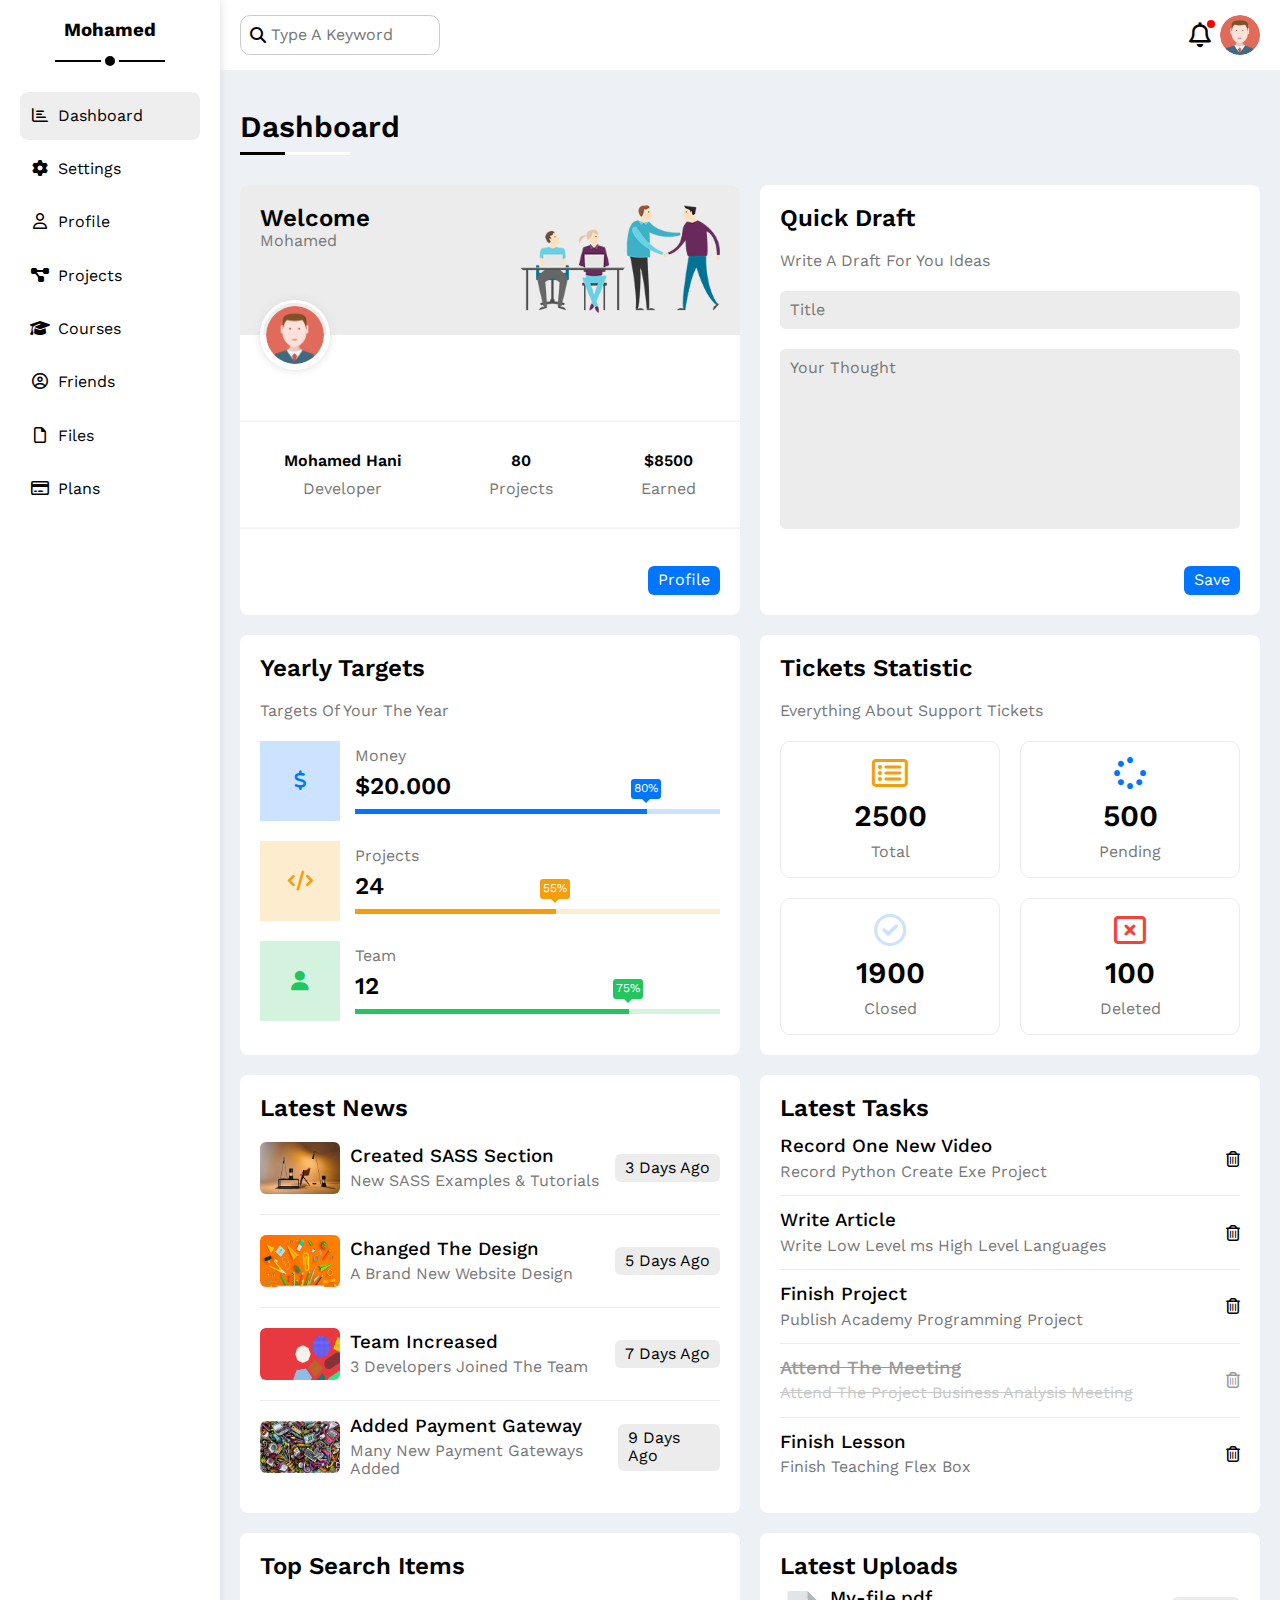
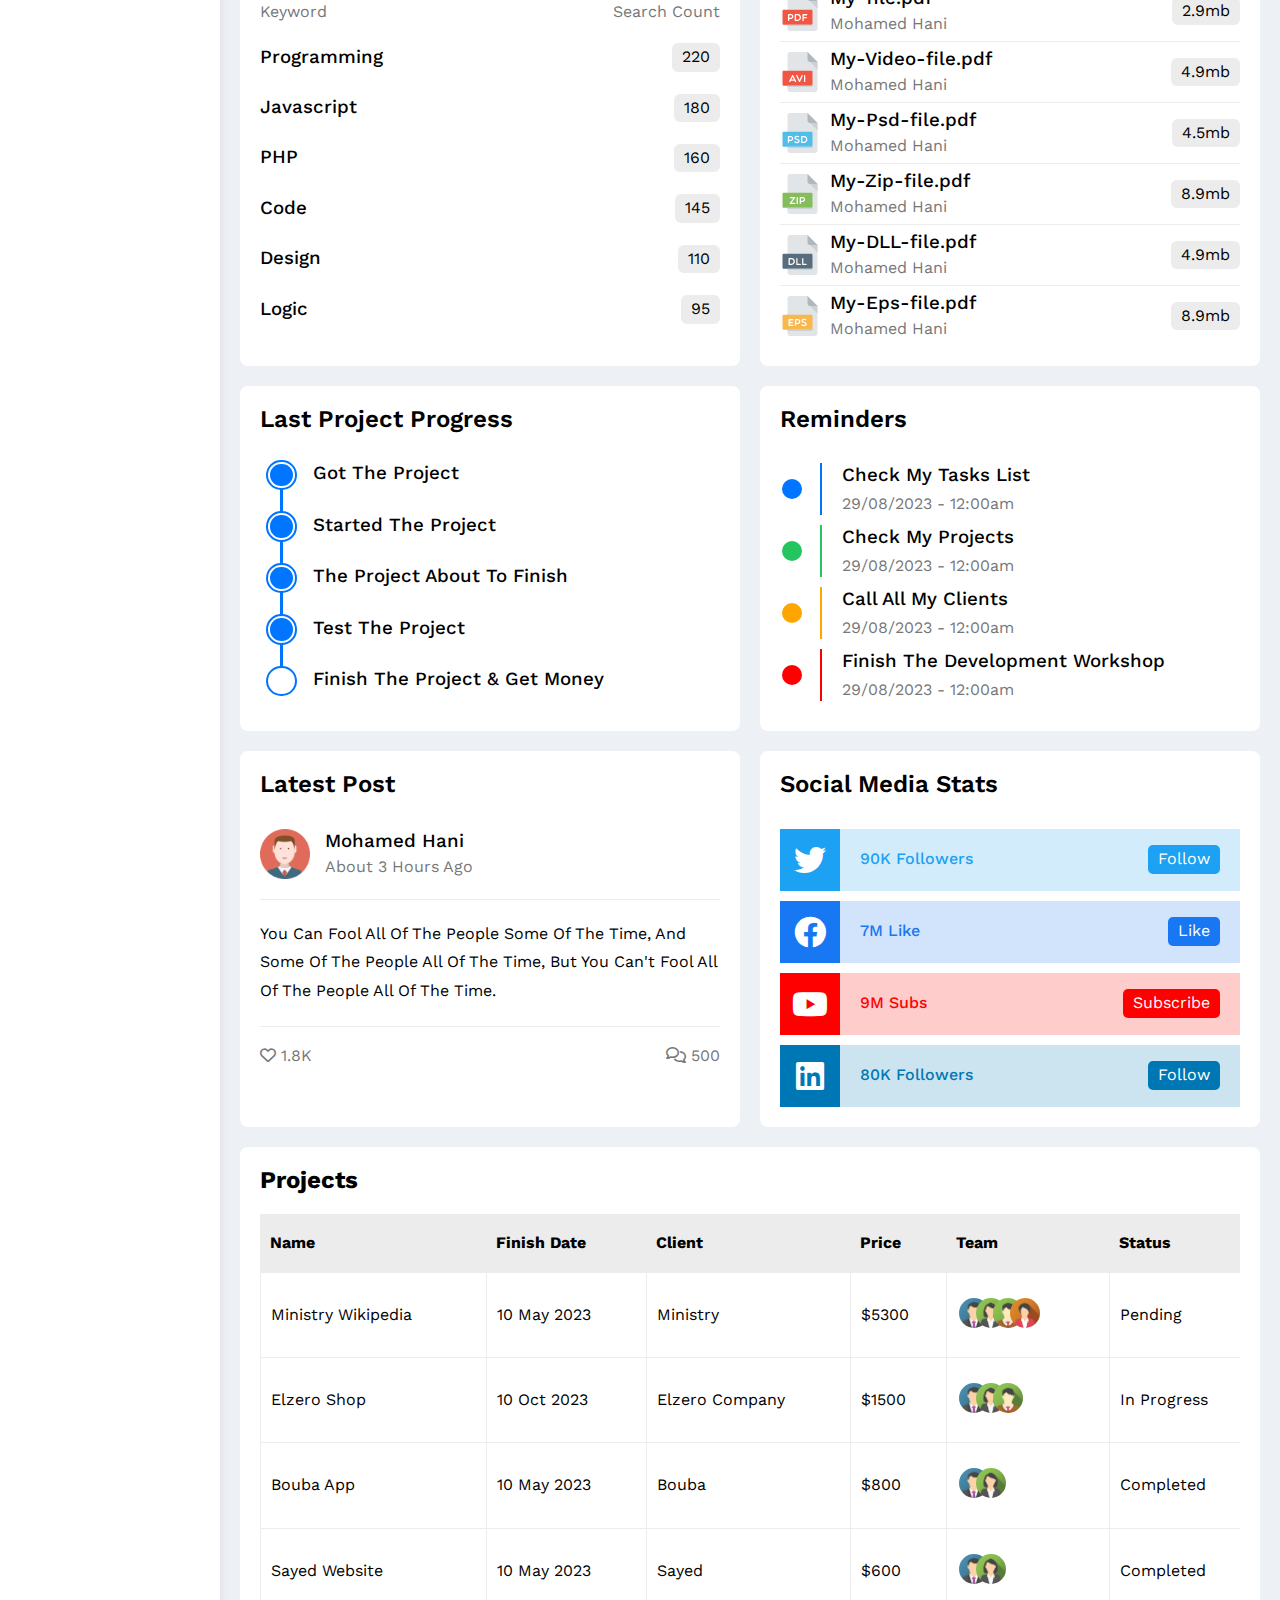
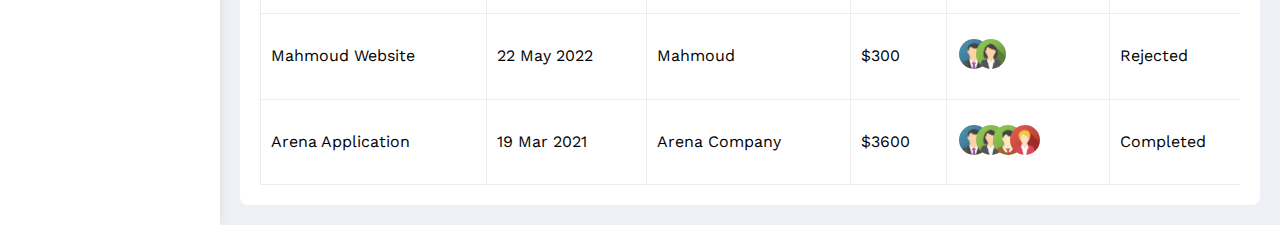
<file: index.html>
<!DOCTYPE html>
<html lang="en">
    <head>
        <meta charset="UTF-8">
        <meta http-equiv="X-UA-Compatible" content="IE=edge">
        <meta name="viewport" content="width=device-width, initial-scale=1.0">
        <title>Template Four</title>
        <link rel="stylesheet" href="css/all.min.css">
        <link rel="stylesheet" href="css/normalize.css">
        <link rel="preconnect" href="https://fonts.googleapis.com">
        <link rel="preconnect" href="https://fonts.gstatic.com" crossorigin>
        <link href="https://fonts.googleapis.com/css2?family=Cairo:wght@300;400;700;800&family=Open+Sans:wght@400;700&family=Work+Sans:wght@200;300;400;500;600;700;800&display=swap" rel="stylesheet">
        <link rel="stylesheet" href="css/Template Four.css">
    </head>
    <body>
        <div class="page">
            <div class="side-bar">
                <h3>Mohamed</h3>
                <ul>
                    <li>
                        <div class="active">
                            <a href="Template Four.html">
                                <i class="fa-regular fa-chart-bar fa-fw"></i>
                                <span>Dashboard</span>
                            </a>
                        </div>
                    </li>
                    <li>
                        <div>
                            <a href="settings.html">
                                <i class="fa-solid fa-gear fa-fw"></i>
                                <span>Settings</span>
                            </a>
                        </div>
                    </li>
                    <li>
                        <div>
                            <a href="profile.html">
                                <i class="fa-regular fa-user fa-fw"></i>
                                <span>Profile</span>
                            </a>
                        </div>
                    </li>
                    <li>
                        <div>
                            <a href="projects.html">
                                <i class="fa-solid fa-diagram-project fa-fw"></i>
                                <span>Projects</span>
                            </a>
                        </div>
                    </li>
                    <li>
                        <div>
                            <a href="courses.html">
                                <i class="fa-solid fa-graduation-cap fa-fw"></i>
                                <span>Courses</span>
                            </a>
                        </div>
                    </li>
                    <li>
                        <div>
                            <a href="friends.html">
                                <i class="fa-regular fa-circle-user fa-fw"></i>
                                <span>Friends</span>
                            </a>
                        </div>
                    </li>
                    <li>
                        <div>
                            <a href="files.html">
                                <i class="fa-regular fa-file fa-fw"></i>
                                <span>Files</span>
                            </a>
                        </div>
                    </li>
                    <li>
                        <div>
                            <a href="plans.html">
                                <i class="fa-regular fa-credit-card fa-fw"></i>
                                <span>Plans</span>
                            </a>
                        </div>
                    </li>
                </ul>
            </div>
            <div class="nav">
                <div class="inp">
                    <input type="search" placeholder="Type A Keyword">
                </div>
                <div class="nav-bar">
                    <div>
                        <i class="fa-regular fa-bell fa-lg"></i>
                    </div>
                    <img src="css/dashboard-imgs/avatar.png" alt="">
                </div>
            </div>
            <div class="all">
                <div class="dashboard back-color p-20 p-10">
                    <h1 class="main">Dashboard</h1>
                    <div class="boxes">
                        <div class="box">
                            <div class="text-img">
                                <div class="text">
                                    <h2>Welcome</h2>
                                    <p>Mohamed</p>
                                </div>
                                <div class="img">
                                    <img src="css/dashboard-imgs/welcome.png" alt="">
                                </div>
                            </div>
                            <div class="about-img">
                                <img src="css/dashboard-imgs/avatar.png" alt="">
                                <div class="about">
                                    <div>
                                        <h4>Mohamed Hani</h4>
                                        <p>Developer</p>
                                    </div>
                                    <div>
                                        <h4>80</h4>
                                        <p>Projects</p>
                                    </div>
                                    <div>
                                        <h4>$8500</h4>
                                        <p>Earned</p>
                                    </div>
                                </div>
                                <button>Profile</button>
                            </div>
                        </div>
                        <div class="box">
                            <h2>Quick Draft</h2>
                            <p>Write A Draft For You Ideas</p>
                            <form action="">
                                <input type="text" placeholder="Title">
                                <textarea placeholder="Your Thought"></textarea>
                            </form>
                            <button>Save</button>
                        </div>
                        <div class="box">
                            <h2>Yearly Targets</h2>
                            <p>Targets Of Your The Year</p>
                            <div class="progress">
                                <div class="icon">
                                    <i class="fa-solid fa-dollar-sign fa-lg c-blue"></i>
                                </div>
                                <div class="M-1">
                                    <p>Money</p>
                                    <h2>$20.000</h2>
                                    <div class="prog">
                                        <span style="width: 80%;" data-progress="80%"></span>
                                    </div>
                                </div>
                            </div>
                            <div class="progress">
                                <div class="icon">
                                    <i class="fa-solid fa-code fa-lg c-orange"></i>
                                </div>
                                <div class="M-1">
                                    <p>Projects</p>
                                    <h2>24</h2>
                                    <div class="prog">
                                        <span style="width: 55%;" data-progress="55%"></span>
                                    </div>
                                </div>
                            </div>
                            <div class="progress">
                                <div class="icon">
                                    <i class="fa-solid fa-user fa-lg c-green"></i>
                                </div>
                                <div class="M-1">
                                    <p>Team</p>
                                    <h2>12</h2>
                                    <div class="prog">
                                        <span style="width: 75%;" data-progress="75%"></span>
                                    </div>
                                </div>
                            </div>
                        </div>
                        <div class="box">
                            <h2>Tickets Statistic</h2>
                            <p>Everything About Support Tickets</p>
                            <div class="tickets">
                                <div class="support">
                                    <i class="fa-regular fa-rectangle-list fa-2x mb-10 c-orange"></i>
                                    <h2>2500</h2>
                                    <p>Total</p>
                                </div>
                                <div class="support">
                                    <i class="fa-solid fa-spinner fa-2x mb-10 c-blue"></i>
                                    <h2>500</h2>
                                    <p>Pending</p>
                                </div>
                                <div class="support">
                                    <i class="fa-regular fa-circle-check fa-2x mb-10 c-green"></i>
                                    <h2>1900</h2>
                                    <p>Closed</p>
                                </div>
                                <div class="support">
                                    <i class="fa-regular fa-rectangle-xmark fa-2x mb-10 c-red"></i>
                                    <h2>100</h2>
                                    <p>Deleted</p>
                                </div>
                            </div>
                        </div>
                        <div class="box">
                            <h2>Latest News</h2>
                            <div class="row">
                                <div class="text-img">
                                    <img src="css/dashboard-imgs/news-01.png" alt="">
                                    <div class="text">
                                        <h3>Created SASS Section</h3>
                                        <p>New SASS Examples & Tutorials</p>
                                    </div>
                                </div>
                                <p>3 Days Ago</p>
                            </div>
                            <div class="row">
                                <div class="text-img">
                                    <img src="css/dashboard-imgs/news-02.png" alt="">
                                    <div class="text">
                                        <h3>Changed The Design</h3>
                                        <p>A Brand New Website Design</p>
                                    </div>
                                </div>
                                <p>5 Days Ago</p>
                            </div>
                            <div class="row">
                                <div class="text-img">
                                    <img src="css/dashboard-imgs/news-03.png" alt="">
                                    <div class="text">
                                        <h3>Team Increased</h3>
                                        <p>3 Developers Joined The Team</p>
                                    </div>
                                </div>
                                <p>7 Days Ago</p>
                            </div>
                            <div class="row">
                                <div class="text-img">
                                    <img src="css/dashboard-imgs/news-04.png" alt="">
                                    <div class="text">
                                        <h3>Added Payment Gateway</h3>
                                        <p>Many New Payment Gateways Added</p>
                                    </div>
                                </div>
                                <p>9 Days Ago</p>
                            </div>
                        </div>
                        <div class="box">
                            <h2>Latest Tasks</h2>
                            <div class="tasks row">
                                <div class="task text">
                                    <h3>Record One New Video</h3>
                                    <p>Record Python Create Exe Project</p>
                                </div>
                                <i class="fa-regular fa-trash-can delete"></i>
                            </div>
                            <div class="tasks row">
                                <div class="task text">
                                    <h3>Write Article</h3>
                                    <p>Write Low Level ms High Level Languages</p>
                                </div>
                                <i class="fa-regular fa-trash-can delete"></i>
                            </div>
                            <div class="tasks row">
                                <div class="task text">
                                    <h3>Finish Project</h3>
                                    <p>Publish Academy Programming Project</p>
                                </div>
                                <i class="fa-regular fa-trash-can delete"></i>
                            </div>
                            <div class="tasks row delete">
                                <div class="task text">
                                    <h3>Attend The Meeting</h3>
                                    <p>Attend The Project Business Analysis Meeting</p>
                                </div>
                                <i class="fa-regular fa-trash-can delete"></i>
                            </div>
                            <div class="tasks row">
                                <div class="task text">
                                    <h3>Finish Lesson</h3>
                                    <p>Finish Teaching Flex Box</p>
                                </div>
                                <i class="fa-regular fa-trash-can delete"></i>
                            </div>
                        </div>
                        <div class="box">
                            <h2>Top Search Items</h2>
                            <div class="search">
                                <p>Keyword</p>
                                <p>Search Count</p>
                            </div>
                            <div class="search">
                                <h3>Programming</h3>
                                <div class="row">
                                    <p>220</p>
                                </div>
                            </div>
                            <div class="search">
                                <h3>Javascript</h3>
                                <div class="row">
                                    <p>180</p>
                                </div>
                            </div>
                            <div class="search">
                                <h3>PHP</h3>
                                <div class="row">
                                    <p>160</p>
                                </div>
                            </div>
                            <div class="search">
                                <h3>Code</h3>
                                <div class="row">
                                    <p>145</p>
                                </div>
                            </div>
                            <div class="search">
                                <h3>Design</h3>
                                <div class="row">
                                    <p>110</p>
                                </div>
                            </div>
                            <div class="search">
                                <h3>Logic</h3>
                                <div class="row">
                                    <p>95</p>
                                </div>
                            </div>
                        </div>
                        <div class="box">
                            <h2>Latest Uploads</h2>
                            <div class="row upload">
                                <div class="text-img">
                                    <img src="css/dashboard-imgs/pdf.svg" alt="">
                                    <div class="text">
                                        <h3>My-file.pdf</h3>
                                        <p>Mohamed Hani</p>
                                    </div>
                                </div>
                                <p>2.9mb</p>
                            </div>
                            <div class="row upload">
                                <div class="text-img">
                                    <img src="css/dashboard-imgs/avi.svg" alt="">
                                    <div class="text">
                                        <h3>My-Video-file.pdf</h3>
                                        <p>Mohamed Hani</p>
                                    </div>
                                </div>
                                <p>4.9mb</p>
                            </div>
                            <div class="row upload">
                                <div class="text-img">
                                    <img src="css/dashboard-imgs/psd.svg" alt="">
                                    <div class="text">
                                        <h3>My-Psd-file.pdf</h3>
                                        <p>Mohamed Hani</p>
                                    </div>
                                </div>
                                <p>4.5mb</p>
                            </div>
                            <div class="row upload">
                                <div class="text-img">
                                    <img src="css/dashboard-imgs/zip.svg" alt="">
                                    <div class="text">
                                        <h3>My-Zip-file.pdf</h3>
                                        <p>Mohamed Hani</p>
                                    </div>
                                </div>
                                <p>8.9mb</p>
                            </div>
                            <div class="row upload">
                                <div class="text-img">
                                    <img src="css/dashboard-imgs/dll.svg" alt="">
                                    <div class="text">
                                        <h3>My-DLL-file.pdf</h3>
                                        <p>Mohamed Hani</p>
                                    </div>
                                </div>
                                <p>4.9mb</p>
                            </div>
                            <div class="row upload">
                                <div class="text-img">
                                    <img src="css/dashboard-imgs/eps.svg" alt="">
                                    <div class="text">
                                        <h3>My-Eps-file.pdf</h3>
                                        <p>Mohamed Hani</p>
                                    </div>
                                </div>
                                <p>8.9mb</p>
                            </div>
                        </div>
                        <div class="box">
                            <h2>Last Project Progress</h2>
                            <div class="projects">
                                <h3>Got The Project</h3>
                                <h3>Started The Project</h3>
                                <h3>The Project About To Finish</h3>
                                <h3>Test The Project</h3>
                                <h3>Finish The Project & Get Money</h3>
                            </div>
                        </div>
                        <div class="box">
                            <h2>Reminders</h2>
                            <div class="reminder blue">
                                <h3>Check My Tasks List</h3>
                                <p>29/08/2023 - 12:00am</p>
                            </div>
                            <div class="reminder green">
                                <h3>Check My Projects</h3>
                                <p>29/08/2023 - 12:00am</p>
                            </div>
                            <div class="reminder orange">
                                <h3>Call All My Clients</h3>
                                <p>29/08/2023 - 12:00am</p>
                            </div>
                            <div class="reminder red">
                                <h3>Finish The Development Workshop</h3>
                                <p>29/08/2023 - 12:00am</p>
                            </div>
                        </div>
                        <div class="box">
                            <h2>Latest Post</h2>
                            <div class="post">
                                <div class="text-img">
                                    <img src="css/dashboard-imgs/avatar.png" alt="">
                                    <div class="text">
                                        <h3>Mohamed Hani</h3>
                                        <p>About 3 Hours Ago</p>
                                    </div>
                                </div>
                                <h4>
                                    You Can Fool All Of The People Some Of The Time, 
                                    And Some Of The People All Of The Time, But You Can't
                                    Fool All Of The People All Of The Time.
                                </h4>
                            </div>
                            <div class="like-comment">
                                <p>
                                    <i class="fa-regular fa-heart"></i>1.8K
                                </p>
                                <p>
                                    <i class="fa-regular fa-comments"></i>500
                                </p>
                            </div>
                        </div>
                        <div class="box">
                            <h2>Social Media Stats</h2>
                            <div class="social">
                                <div class="link twitter">
                                    <div class="icon">
                                        <i class="fa-brands fa-twitter fa-2x"></i>
                                        <h4>90K Followers</h4>
                                    </div>
                                    <a href="#">Follow</a>
                                </div>
                                <div class="link facebook">
                                    <div class="icon">
                                        <i class="fa-brands fa-facebook fa-2x"></i>
                                        <h4>7M Like</h4>
                                    </div>
                                    <a href="#">Like</a>
                                </div>
                                <div class="link youtube">
                                    <div class="icon">
                                        <i class="fa-brands fa-youtube fa-2x"></i>
                                        <h4>9M Subs</h4>
                                    </div>
                                    <a href="#">Subscribe</a>
                                </div>
                                <div class="link linkedin">
                                    <div class="icon">
                                        <i class="fa-brands fa-linkedin fa-2x"></i>
                                        <h4>80K Followers</h4>
                                    </div>
                                    <a href="#">Follow</a>
                                </div>
                            </div>
                        </div>
                    </div>
                    <div class="table">
                        <h2>Projects</h2>
                        <div class="responsive-table">
                            <table>
                                <thead>
                                    <tr>
                                        <td>Name</td>
                                        <td>Finish Date</td>
                                        <td>Client</td>
                                        <td>Price</td>
                                        <td>Team</td>
                                        <td>Status</td>
                                    </tr>
                                </thead>
                                <tbody>
                                    <tr>
                                        <td>Ministry Wikipedia</td>
                                        <td>10 May 2023</td>
                                        <td>Ministry</td>
                                        <td>$5300</td>
                                        <td>
                                            <div class="image">
                                                <img src="css/dashboard-imgs/team-01.png" alt="">
                                            </div>
                                            <div class="image">
                                                <img src="css/dashboard-imgs/team-02.png" alt="">
                                            </div>
                                            <div class="image">
                                                <img src="css/dashboard-imgs/team-03.png" alt="">
                                            </div>
                                            <div class="image">
                                                <img src="css/dashboard-imgs/team-04.png" alt="">
                                            </div>
                                        </td>
                                        <td>
                                            <span>Pending</span>
                                        </td>
                                    </tr>
                                    <tr>
                                        <td>Elzero Shop</td>
                                        <td>10 Oct 2023</td>
                                        <td>Elzero Company</td>
                                        <td>$1500</td>
                                        <td>
                                            <div class="image">
                                                <img src="css/dashboard-imgs/team-01.png" alt="">
                                            </div>
                                            <div class="image">
                                                <img src="css/dashboard-imgs/team-02.png" alt="">
                                            </div>
                                            <div class="image">
                                                <img src="css/dashboard-imgs/team-03.png" alt="">
                                            </div>
                                        </td>
                                        <td>
                                            <span>In Progress</span>
                                        </td>
                                    </tr>
                                    <tr>
                                        <td>Bouba App</td>
                                        <td>10 May 2023</td>
                                        <td>Bouba</td>
                                        <td>$800</td>
                                        <td>
                                            <div class="image">
                                                <img src="css/dashboard-imgs/team-01.png" alt="">
                                            </div>
                                            <div class="image">
                                                <img src="css/dashboard-imgs/team-02.png" alt="">
                                            </div>
                                        </td>
                                        <td>
                                            <span>Completed</span>
                                        </td>
                                    </tr>
                                    <tr>
                                        <td>Sayed Website</td>
                                        <td>10 May 2023</td>
                                        <td>Sayed</td>
                                        <td>$600</td>
                                        <td>
                                            <div class="image">
                                                <img src="css/dashboard-imgs/team-01.png" alt="">
                                            </div>
                                            <div class="image">
                                                <img src="css/dashboard-imgs/team-02.png" alt="">
                                            </div>
                                        </td>
                                        <td>
                                            <span>Completed</span>
                                        </td>
                                    </tr>
                                    <tr>
                                        <td>Mahmoud Website</td>
                                        <td>22 May 2022</td>
                                        <td>Mahmoud</td>
                                        <td>$300</td>
                                        <td>
                                            <div class="image">
                                                <img src="css/dashboard-imgs/team-01.png" alt="">
                                            </div>
                                            <div class="image">
                                                <img src="css/dashboard-imgs/team-02.png" alt="">
                                            </div>
                                        </td>
                                        <td>
                                            <span>Rejected</span>
                                        </td>
                                    </tr>
                                    <tr>
                                        <td>Arena Application</td>
                                        <td>19 Mar 2021</td>
                                        <td>Arena Company</td>
                                        <td>$3600</td>
                                        <td>
                                            <div class="image">
                                                <img src="css/dashboard-imgs/team-01.png" alt="">
                                            </div>
                                            <div class="image">
                                                <img src="css/dashboard-imgs/team-02.png" alt="">
                                            </div>
                                            <div class="image">
                                                <img src="css/dashboard-imgs/team-03.png" alt="">
                                            </div>
                                            <div class="image">
                                                <img src="css/dashboard-imgs/team-05.png" alt="">
                                            </div>
                                        </td>
                                        <td>
                                            <span>Completed</span>
                                        </td>
                                    </tr>
                                </tbody>
                            </table>
                        </div>
                    </div>
                </div>
            </div>
        </div>
    </body>
</html>
</file>
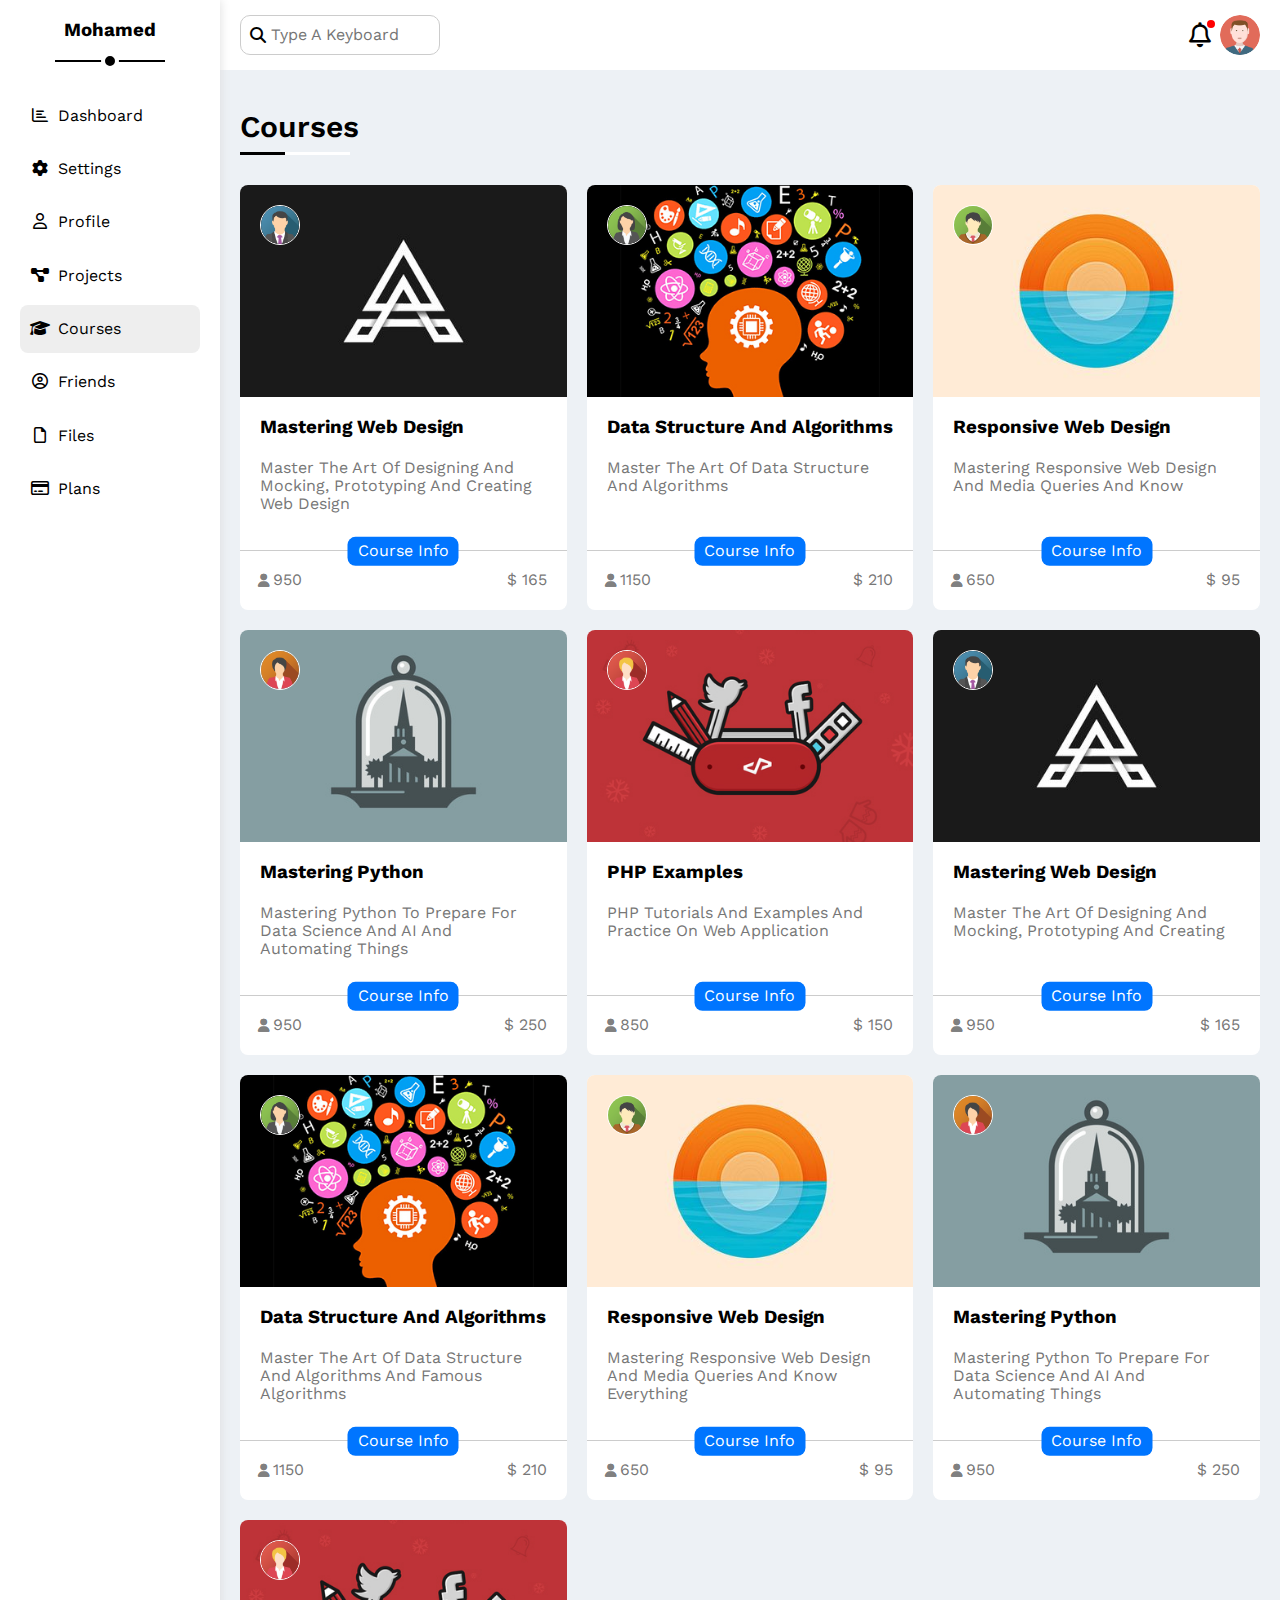
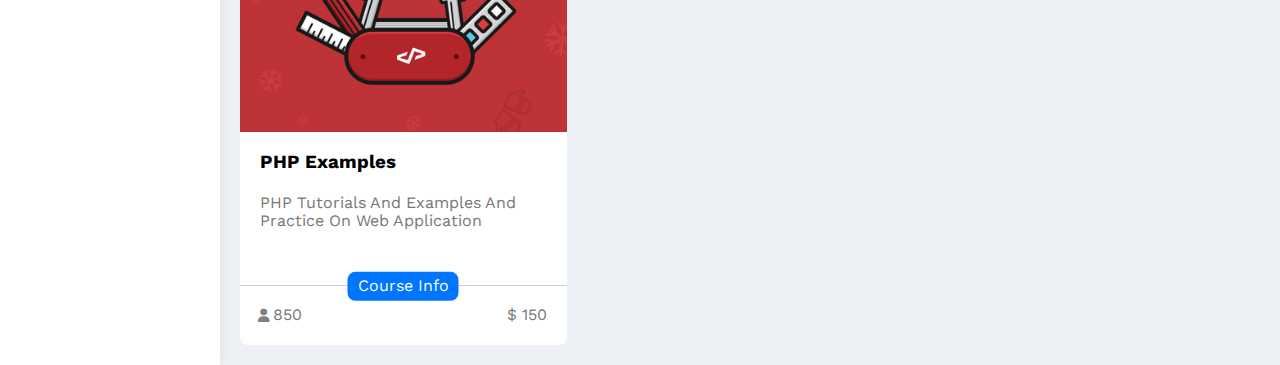
<file: courses.html>
<!DOCTYPE html>
<html lang="en">
    <head>
        <meta charset="UTF-8">
        <meta http-equiv="X-UA-Compatible" content="IE=edge">
        <meta name="viewport" content="width=device-width, initial-scale=1.0">
        <title>Template Four</title>
        <link rel="stylesheet" href="css/all.min.css">
        <link rel="stylesheet" href="css/normalize.css">
        <link rel="preconnect" href="https://fonts.googleapis.com">
        <link rel="preconnect" href="https://fonts.gstatic.com" crossorigin>
        <link href="https://fonts.googleapis.com/css2?family=Cairo:wght@300;400;700;800&family=Open+Sans:wght@400;700&family=Work+Sans:wght@200;300;400;500;600;700;800&display=swap" rel="stylesheet">
        <link rel="stylesheet" href="css/Template Four.css">
        <link rel="stylesheet" href="css/courses.css">
    </head>
    <body>
        <div class="page">
            <div class="side-bar">
                <h3>Mohamed</h3>
                <ul>
                    <li>
                        <div>
                            <a href="Template Four.html">
                                <i class="fa-regular fa-chart-bar fa-fw"></i>
                                <span>Dashboard</span>
                            </a>
                        </div>
                    </li>
                    <li>
                        <div>
                            <a href="settings.html">
                                <i class="fa-solid fa-gear fa-fw"></i>
                                <span>Settings</span>
                            </a>
                        </div>
                    </li>
                    <li>
                        <div>
                            <a href="profile.html">
                                <i class="fa-regular fa-user fa-fw"></i>
                                <span>Profile</span>
                            </a>
                        </div>
                    </li>
                    <li>
                        <div>
                            <a href="projects.html">
                                <i class="fa-solid fa-diagram-project fa-fw"></i>
                                <span>Projects</span>
                            </a>
                        </div>
                    </li>
                    <li>
                        <div class="active">
                            <a href="courses.html">
                                <i class="fa-solid fa-graduation-cap fa-fw"></i>
                                <span>Courses</span>
                            </a>
                        </div>
                    </li>
                    <li>
                        <div>
                            <a href="friends.html">
                                <i class="fa-regular fa-circle-user fa-fw"></i>
                                <span>Friends</span>
                            </a>
                        </div>
                    </li>
                    <li>
                        <div>
                            <a href="files.html">
                                <i class="fa-regular fa-file fa-fw"></i>
                                <span>Files</span>
                            </a>
                        </div>
                    </li>
                    <li>
                        <div>
                            <a href="plans.html">
                                <i class="fa-regular fa-credit-card fa-fw"></i>
                                <span>Plans</span>
                            </a>
                        </div>
                    </li>
                </ul>
            </div>
            <div class="nav">
                <div class="inp">
                    <input type="text" placeholder="Type A Keyboard">
                </div>
                <div class="nav-bar">
                    <div>
                        <i class="fa-regular fa-bell fa-lg"></i>
                    </div>
                    <img src="css/dashboard-imgs/avatar.png" alt="">
                </div>
            </div>
            <div class="all">
                <div class="courses back-color p-20 p-10">
                    <h1 class="main">Courses</h1>
                    <div class="boxes">
                        <div class="box">
                            <div class="back-image img-1">
                                <img src="css/dashboard-imgs/team-01.png" alt="">
                            </div>
                            <div class="text">
                                <h3>Mastering Web Design</h3>
                                <p>Master The Art Of Designing And Mocking, Prototyping And Creating Web Design</p>
                            </div>
                            <div class="info">
                                <button>Course Info</button>
                                <div>
                                    <p>950</p>
                                    <p>$ 165</p>
                                </div>
                            </div>
                        </div>
                        <div class="box">
                            <div class="back-image img-2">
                                <img src="css/dashboard-imgs/team-02.png" alt="">
                            </div>
                            <div class="text">
                                <h3>Data Structure And Algorithms</h3>
                                <p>Master The Art Of Data Structure And Algorithms</p>
                            </div>
                            <div class="info">
                                <button>Course Info</button>
                                <div>
                                    <p>1150</p>
                                    <p>$ 210</p>
                                </div>
                            </div>
                        </div>
                        <div class="box">
                            <div class="back-image img-3">
                                <img src="css/dashboard-imgs/team-03.png" alt="">
                            </div>
                            <div class="text">
                                <h3>Responsive Web Design</h3>
                                <p>Mastering Responsive Web Design And Media Queries And Know</p>
                            </div>
                            <div class="info">
                                <button>Course Info</button>
                                <div>
                                    <p>650</p>
                                    <p>$ 95</p>
                                </div>
                            </div>
                        </div>
                        <div class="box">
                            <div class="back-image img-4">
                                <img src="css/dashboard-imgs/team-04.png" alt="">
                            </div>
                            <div class="text">
                                <h3>Mastering Python</h3>
                                <p>Mastering Python To Prepare For Data Science And AI And Automating Things</p>
                            </div>
                            <div class="info">
                                <button>Course Info</button>
                                <div>
                                    <p>950</p>
                                    <p>$ 250</p>
                                </div>
                            </div>
                        </div>
                        <div class="box">
                            <div class="back-image img-5">
                                <img src="css/dashboard-imgs/team-05.png" alt="">
                            </div>
                            <div class="text">
                                <h3>PHP Examples</h3>
                                <p>PHP Tutorials And Examples And Practice On Web Application</p>
                            </div>
                            <div class="info">
                                <button>Course Info</button>
                                <div>
                                    <p>850</p>
                                    <p>$ 150</p>
                                </div>
                            </div>
                        </div>
                        <div class="box">
                            <div class="back-image img-1">
                                <img src="css/dashboard-imgs/team-01.png" alt="">
                            </div>
                            <div class="text">
                                <h3>Mastering Web Design</h3>
                                <p>Master The Art Of Designing And Mocking, Prototyping And Creating</p>
                            </div>
                            <div class="info">
                                <button>Course Info</button>
                                <div>
                                    <p>950</p>
                                    <p>$ 165</p>
                                </div>
                            </div>
                        </div>
                        <div class="box">
                            <div class="back-image img-2">
                                <img src="css/dashboard-imgs/team-02.png" alt="">
                            </div>
                            <div class="text">
                                <h3>Data Structure And Algorithms</h3>
                                <p>Master The Art Of Data Structure And Algorithms And Famous Algorithms</p>
                            </div>
                            <div class="info">
                                <button>Course Info</button>
                                <div>
                                    <p>1150</p>
                                    <p>$ 210</p>
                                </div>
                            </div>
                        </div>
                        <div class="box">
                            <div class="back-image img-3">
                                <img src="css/dashboard-imgs/team-03.png" alt="">
                            </div>
                            <div class="text">
                                <h3>Responsive Web Design</h3>
                                <p>Mastering Responsive Web Design And Media Queries And Know Everything</p>
                            </div>
                            <div class="info">
                                <button>Course Info</button>
                                <div>
                                    <p>650</p>
                                    <p>$ 95</p>
                                </div>
                            </div>
                        </div>
                        <div class="box">
                            <div class="back-image img-4">
                                <img src="css/dashboard-imgs/team-04.png" alt="">
                            </div>
                            <div class="text">
                                <h3>Mastering Python</h3>
                                <p>Mastering Python To Prepare For Data Science And AI And Automating Things</p>
                            </div>
                            <div class="info">
                                <button>Course Info</button>
                                <div>
                                    <p>950</p>
                                    <p>$ 250</p>
                                </div>
                            </div>
                        </div>
                        <div class="box">
                            <div class="back-image img-5">
                                <img src="css/dashboard-imgs/team-05.png" alt="">
                            </div>
                            <div class="text">
                                <h3>PHP Examples</h3>
                                <p>PHP Tutorials And Examples And Practice On Web Application</p>
                            </div>
                            <div class="info">
                                <button>Course Info</button>
                                <div>
                                    <p>850</p>
                                    <p>$ 150</p>
                                </div>
                            </div>
                        </div>
                    </div>
                </div>
            </div>
        </div>
    </body>
</html>
</file>
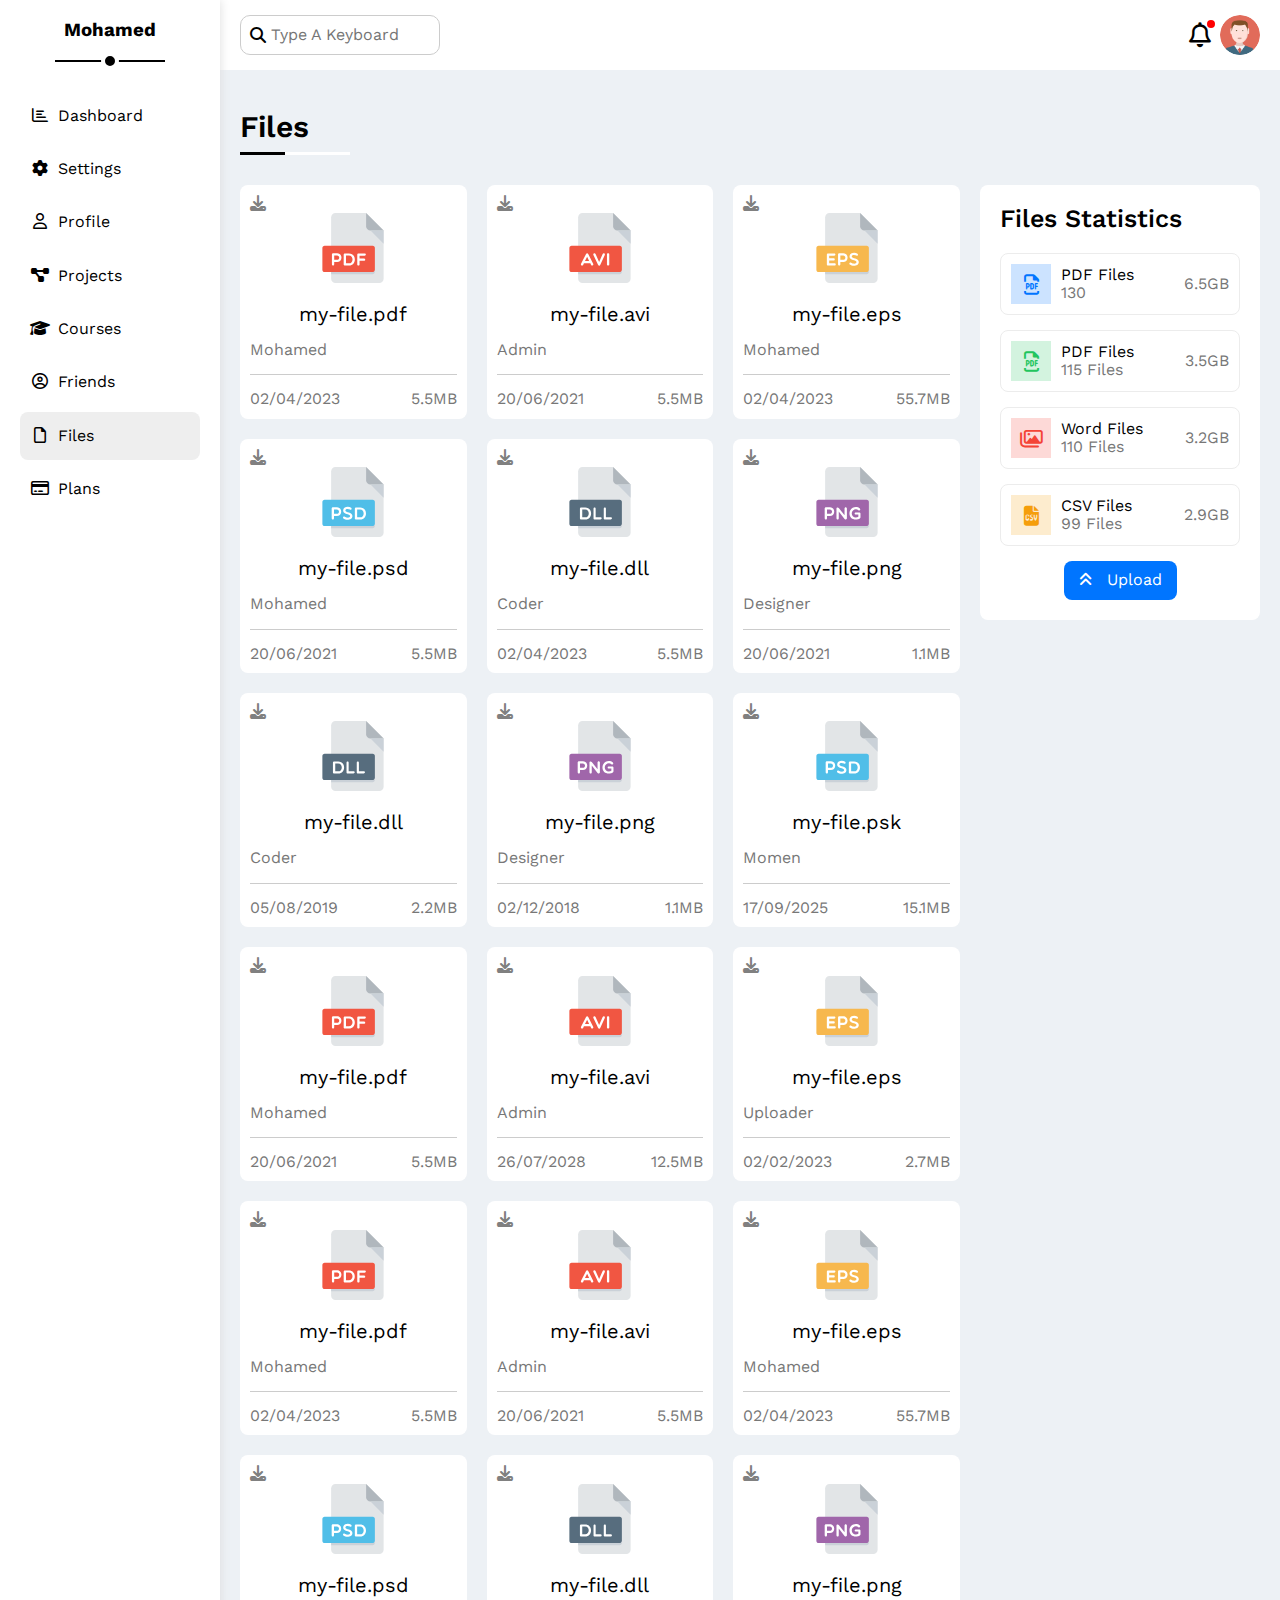
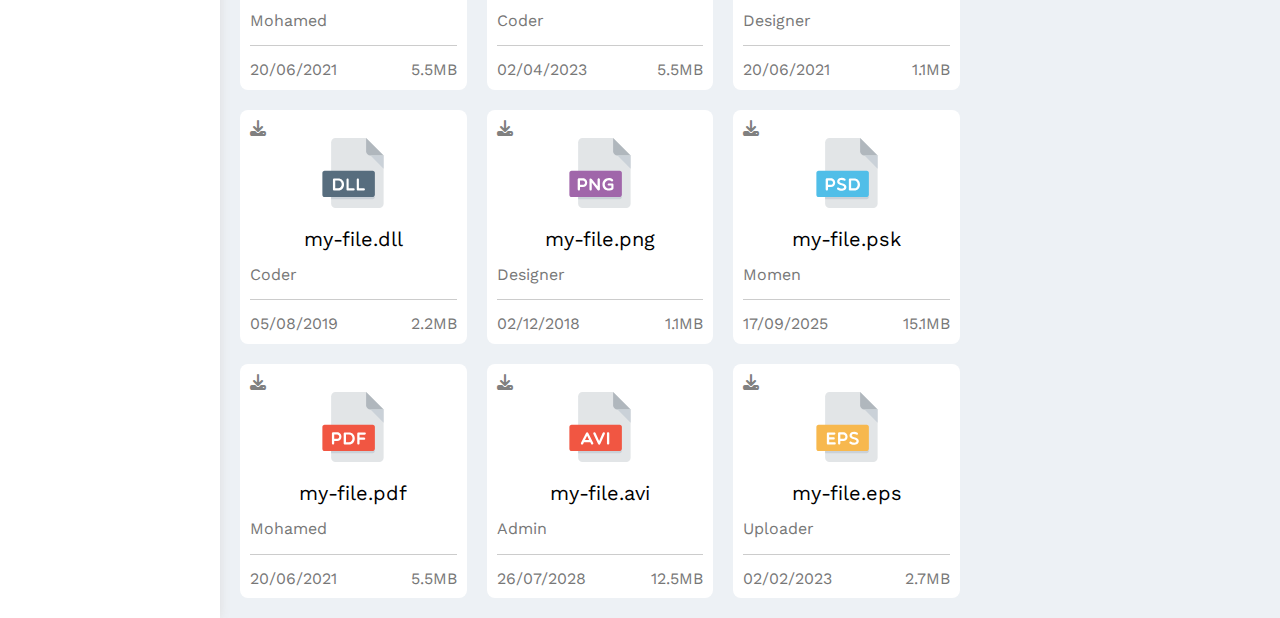
<file: files.html>
<!DOCTYPE html>
<html lang="en">
    <head>
        <meta charset="UTF-8">
        <meta http-equiv="X-UA-Compatible" content="IE=edge">
        <meta name="viewport" content="width=device-width, initial-scale=1.0">
        <title>Template Four</title>
        <link rel="stylesheet" href="css/all.min.css">
        <link rel="stylesheet" href="css/normalize.css">
        <link rel="preconnect" href="https://fonts.googleapis.com">
        <link rel="preconnect" href="https://fonts.gstatic.com" crossorigin>
        <link href="https://fonts.googleapis.com/css2?family=Cairo:wght@300;400;700;800&family=Open+Sans:wght@400;700&family=Work+Sans:wght@200;300;400;500;600;700;800&display=swap" rel="stylesheet">
        <link rel="stylesheet" href="css/Template Four.css">
        <link rel="stylesheet" href="css/files.css">
    </head>
    <body>
        <div class="page">
            <div class="side-bar">
                <h3>Mohamed</h3>
                <ul>
                    <li>
                        <div>
                            <a href="Template Four.html">
                                <i class="fa-regular fa-chart-bar fa-fw"></i>
                                <span>Dashboard</span>
                            </a>
                        </div>
                    </li>
                    <li>
                        <div>
                            <a href="settings.html">
                                <i class="fa-solid fa-gear fa-fw"></i>
                                <span>Settings</span>
                            </a>
                        </div>
                    </li>
                    <li>
                        <div>
                            <a href="profile.html">
                                <i class="fa-regular fa-user fa-fw"></i>
                                <span>Profile</span>
                            </a>
                        </div>
                    </li>
                    <li>
                        <div>
                            <a href="projects.html">
                                <i class="fa-solid fa-diagram-project fa-fw"></i>
                                <span>Projects</span>
                            </a>
                        </div>
                    </li>
                    <li>
                        <div>
                            <a href="courses.html">
                                <i class="fa-solid fa-graduation-cap fa-fw"></i>
                                <span>Courses</span>
                            </a>
                        </div>
                    </li>
                    <li>
                        <div>
                            <a href="friends.html">
                                <i class="fa-regular fa-circle-user fa-fw"></i>
                                <span>Friends</span>
                            </a>
                        </div>
                    </li>
                    <li>
                        <div class="active">
                            <a href="files.html">
                                <i class="fa-regular fa-file fa-fw"></i>
                                <span>Files</span>
                            </a>
                        </div>
                    </li>
                    <li>
                        <div>
                            <a href="plans.html">
                                <i class="fa-regular fa-credit-card fa-fw"></i>
                                <span>Plans</span>
                            </a>
                        </div>
                    </li>
                </ul>
            </div>
            <div class="nav">
                <div class="inp">
                    <input type="text" placeholder="Type A Keyboard">
                </div>
                <div class="nav-bar">
                    <div>
                        <i class="fa-regular fa-bell fa-lg"></i>
                    </div>
                    <img src="css/dashboard-imgs/avatar.png" alt="">
                </div>
            </div>
            <div class="all">
                <div class="files back-color p-20 p-10">
                    <h1 class="main">Files</h1>
                    <div class="file">
                        <div class="boxes">
                            <div class="box">
                                <div class="icon">
                                    <i class="fa-solid fa-download"></i>
                                </div>
                                <div class="type">
                                    <img src="css/dashboard-imgs/pdf.svg" alt="">
                                    <h4>my-file.pdf</h4>
                                </div>
                                <p>Mohamed</p>
                                <div class="date">
                                    <p>02/04/2023</p>
                                    <p>5.5MB</p>
                                </div>
                            </div>
                            <div class="box">
                                <div class="icon">
                                    <i class="fa-solid fa-download"></i>
                                </div>
                                <div class="type">
                                    <img src="css/dashboard-imgs/avi.svg" alt="">
                                    <h4>my-file.avi</h4>
                                </div>
                                <p>Admin</p>
                                <div class="date">
                                    <p>20/06/2021</p>
                                    <p>5.5MB</p>
                                </div>
                            </div>
                            <div class="box">
                                <div class="icon">
                                    <i class="fa-solid fa-download"></i>
                                </div>
                                <div class="type">
                                    <img src="css/dashboard-imgs/eps.svg" alt="">
                                    <h4>my-file.eps</h4>
                                </div>
                                <p>Mohamed</p>
                                <div class="date">
                                    <p>02/04/2023</p>
                                    <p>55.7MB</p>
                                </div>
                            </div>
                            <div class="box">
                                <div class="icon">
                                    <i class="fa-solid fa-download"></i>
                                </div>
                                <div class="type">
                                    <img src="css/dashboard-imgs/psd.svg" alt="">
                                    <h4>my-file.psd</h4>
                                </div>
                                <p>Mohamed</p>
                                <div class="date">
                                    <p>20/06/2021</p>
                                    <p>5.5MB</p>
                                </div>
                            </div>
                            <div class="box">
                                <div class="icon">
                                    <i class="fa-solid fa-download"></i>
                                </div>
                                <div class="type">
                                    <img src="css/dashboard-imgs/dll.svg" alt="">
                                    <h4>my-file.dll</h4>
                                </div>
                                <p>Coder</p>
                                <div class="date">
                                    <p>02/04/2023</p>
                                    <p>5.5MB</p>
                                </div>
                            </div>
                            <div class="box">
                                <div class="icon">
                                    <i class="fa-solid fa-download"></i>
                                </div>
                                <div class="type">
                                    <img src="css/dashboard-imgs/png.svg" alt="">
                                    <h4>my-file.png</h4>
                                </div>
                                <p>Designer</p>
                                <div class="date">
                                    <p>20/06/2021</p>
                                    <p>1.1MB</p>
                                </div>
                            </div>
                            <div class="box">
                                <div class="icon">
                                    <i class="fa-solid fa-download"></i>
                                </div>
                                <div class="type">
                                    <img src="css/dashboard-imgs/dll.svg" alt="">
                                    <h4>my-file.dll</h4>
                                </div>
                                <p>Coder</p>
                                <div class="date">
                                    <p>05/08/2019</p>
                                    <p>2.2MB</p>
                                </div>
                            </div>
                            <div class="box">
                                <div class="icon">
                                    <i class="fa-solid fa-download"></i>
                                </div>
                                <div class="type">
                                    <img src="css/dashboard-imgs/png.svg" alt="">
                                    <h4>my-file.png</h4>
                                </div>
                                <p>Designer</p>
                                <div class="date">
                                    <p>02/12/2018</p>
                                    <p>1.1MB</p>
                                </div>
                            </div>
                            <div class="box">
                                <div class="icon">
                                    <i class="fa-solid fa-download"></i>
                                </div>
                                <div class="type">
                                    <img src="css/dashboard-imgs/psd.svg" alt="">
                                    <h4>my-file.psk</h4>
                                </div>
                                <p>Momen</p>
                                <div class="date">
                                    <p>17/09/2025</p>
                                    <p>15.1MB</p>
                                </div>
                            </div>
                            <div class="box">
                                <div class="icon">
                                    <i class="fa-solid fa-download"></i>
                                </div>
                                <div class="type">
                                    <img src="css/dashboard-imgs/pdf.svg" alt="">
                                    <h4>my-file.pdf</h4>
                                </div>
                                <p>Mohamed</p>
                                <div class="date">
                                    <p>20/06/2021</p>
                                    <p>5.5MB</p>
                                </div>
                            </div>
                            <div class="box">
                                <div class="icon">
                                    <i class="fa-solid fa-download"></i>
                                </div>
                                <div class="type">
                                    <img src="css/dashboard-imgs/avi.svg" alt="">
                                    <h4>my-file.avi</h4>
                                </div>
                                <p>Admin</p>
                                <div class="date">
                                    <p>26/07/2028</p>
                                    <p>12.5MB</p>
                                </div>
                            </div>
                            <div class="box">
                                <div class="icon">
                                    <i class="fa-solid fa-download"></i>
                                </div>
                                <div class="type">
                                    <img src="css/dashboard-imgs/eps.svg" alt="">
                                    <h4>my-file.eps</h4>
                                </div>
                                <p>Uploader</p>
                                <div class="date">
                                    <p>02/02/2023</p>
                                    <p>2.7MB</p>
                                </div>
                            </div>
                            <div class="box">
                                <div class="icon">
                                    <i class="fa-solid fa-download"></i>
                                </div>
                                <div class="type">
                                    <img src="css/dashboard-imgs/pdf.svg" alt="">
                                    <h4>my-file.pdf</h4>
                                </div>
                                <p>Mohamed</p>
                                <div class="date">
                                    <p>02/04/2023</p>
                                    <p>5.5MB</p>
                                </div>
                            </div>
                            <div class="box">
                                <div class="icon">
                                    <i class="fa-solid fa-download"></i>
                                </div>
                                <div class="type">
                                    <img src="css/dashboard-imgs/avi.svg" alt="">
                                    <h4>my-file.avi</h4>
                                </div>
                                <p>Admin</p>
                                <div class="date">
                                    <p>20/06/2021</p>
                                    <p>5.5MB</p>
                                </div>
                            </div>
                            <div class="box">
                                <div class="icon">
                                    <i class="fa-solid fa-download"></i>
                                </div>
                                <div class="type">
                                    <img src="css/dashboard-imgs/eps.svg" alt="">
                                    <h4>my-file.eps</h4>
                                </div>
                                <p>Mohamed</p>
                                <div class="date">
                                    <p>02/04/2023</p>
                                    <p>55.7MB</p>
                                </div>
                            </div>
                            <div class="box">
                                <div class="icon">
                                    <i class="fa-solid fa-download"></i>
                                </div>
                                <div class="type">
                                    <img src="css/dashboard-imgs/psd.svg" alt="">
                                    <h4>my-file.psd</h4>
                                </div>
                                <p>Mohamed</p>
                                <div class="date">
                                    <p>20/06/2021</p>
                                    <p>5.5MB</p>
                                </div>
                            </div>
                            <div class="box">
                                <div class="icon">
                                    <i class="fa-solid fa-download"></i>
                                </div>
                                <div class="type">
                                    <img src="css/dashboard-imgs/dll.svg" alt="">
                                    <h4>my-file.dll</h4>
                                </div>
                                <p>Coder</p>
                                <div class="date">
                                    <p>02/04/2023</p>
                                    <p>5.5MB</p>
                                </div>
                            </div>
                            <div class="box">
                                <div class="icon">
                                    <i class="fa-solid fa-download"></i>
                                </div>
                                <div class="type">
                                    <img src="css/dashboard-imgs/png.svg" alt="">
                                    <h4>my-file.png</h4>
                                </div>
                                <p>Designer</p>
                                <div class="date">
                                    <p>20/06/2021</p>
                                    <p>1.1MB</p>
                                </div>
                            </div>
                            <div class="box">
                                <div class="icon">
                                    <i class="fa-solid fa-download"></i>
                                </div>
                                <div class="type">
                                    <img src="css/dashboard-imgs/dll.svg" alt="">
                                    <h4>my-file.dll</h4>
                                </div>
                                <p>Coder</p>
                                <div class="date">
                                    <p>05/08/2019</p>
                                    <p>2.2MB</p>
                                </div>
                            </div>
                            <div class="box">
                                <div class="icon">
                                    <i class="fa-solid fa-download"></i>
                                </div>
                                <div class="type">
                                    <img src="css/dashboard-imgs/png.svg" alt="">
                                    <h4>my-file.png</h4>
                                </div>
                                <p>Designer</p>
                                <div class="date">
                                    <p>02/12/2018</p>
                                    <p>1.1MB</p>
                                </div>
                            </div>
                            <div class="box">
                                <div class="icon">
                                    <i class="fa-solid fa-download"></i>
                                </div>
                                <div class="type">
                                    <img src="css/dashboard-imgs/psd.svg" alt="">
                                    <h4>my-file.psk</h4>
                                </div>
                                <p>Momen</p>
                                <div class="date">
                                    <p>17/09/2025</p>
                                    <p>15.1MB</p>
                                </div>
                            </div>
                            <div class="box">
                                <div class="icon">
                                    <i class="fa-solid fa-download"></i>
                                </div>
                                <div class="type">
                                    <img src="css/dashboard-imgs/pdf.svg" alt="">
                                    <h4>my-file.pdf</h4>
                                </div>
                                <p>Mohamed</p>
                                <div class="date">
                                    <p>20/06/2021</p>
                                    <p>5.5MB</p>
                                </div>
                            </div>
                            <div class="box">
                                <div class="icon">
                                    <i class="fa-solid fa-download"></i>
                                </div>
                                <div class="type">
                                    <img src="css/dashboard-imgs/avi.svg" alt="">
                                    <h4>my-file.avi</h4>
                                </div>
                                <p>Admin</p>
                                <div class="date">
                                    <p>26/07/2028</p>
                                    <p>12.5MB</p>
                                </div>
                            </div>
                            <div class="box">
                                <div class="icon">
                                    <i class="fa-solid fa-download"></i>
                                </div>
                                <div class="type">
                                    <img src="css/dashboard-imgs/eps.svg" alt="">
                                    <h4>my-file.eps</h4>
                                </div>
                                <p>Uploader</p>
                                <div class="date">
                                    <p>02/02/2023</p>
                                    <p>2.7MB</p>
                                </div>
                            </div>
                        </div>
                        <div class="file-statistics">
                            <h2>Files Statistics</h2>
                            <div class="file-upload">
                                <div>
                                    <i class="fa-regular fa-file-pdf fa-lg blue"></i>
                                    <div>
                                        <h4>PDF Files</h4>
                                        <p>130</p>
                                    </div>
                                </div>
                                <p>6.5GB</p>
                            </div>
                            <div class="file-upload">
                                <div>
                                    <i class="fa-regular fa-file-pdf fa-lg green"></i>
                                    <div>
                                        <h4>PDF Files</h4>
                                        <p>115 Files</p>
                                    </div>
                                </div>
                                <p>3.5GB</p>
                            </div>
                            <div class="file-upload">
                                <div>
                                    <i class="fa-regular fa-images fa-lg red"></i>
                                    <div>
                                        <h4>Word Files</h4>
                                        <p>110 Files</p>
                                    </div>
                                </div>
                                <p>3.2GB</p>
                            </div>
                            <div class="file-upload">
                                <div>
                                    <i class="fa-solid fa-file-csv fa-lg orange"></i>
                                    <div>
                                        <h4>CSV Files</h4>
                                        <p>99 Files</p>
                                    </div>
                                </div>
                                <p>2.9GB</p>
                            </div>
                            <a href="#">
                                <i class="fa-solid fa-angles-up mr-10"></i>
                                Upload
                            </a>
                        </div>
                    </div>
                </div>
            </div>
        </div>
    </body>
</html>
</file>
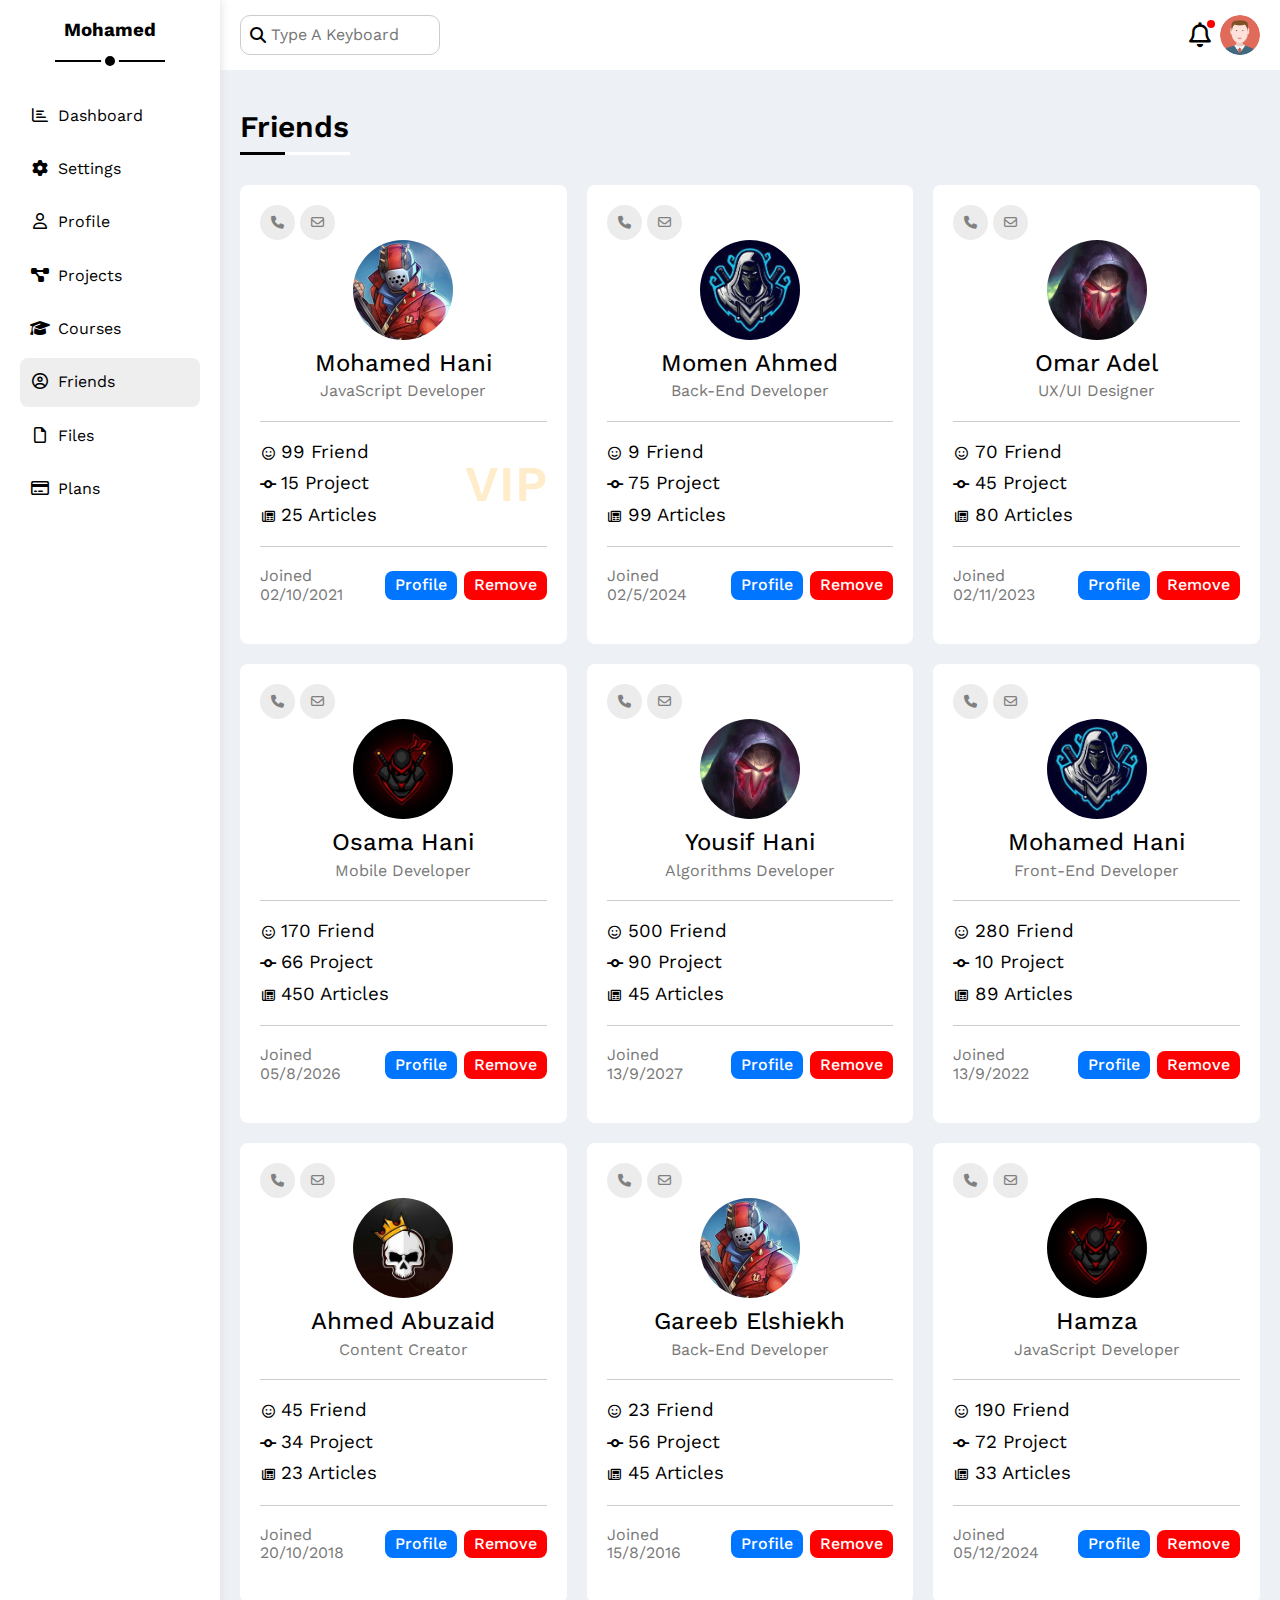
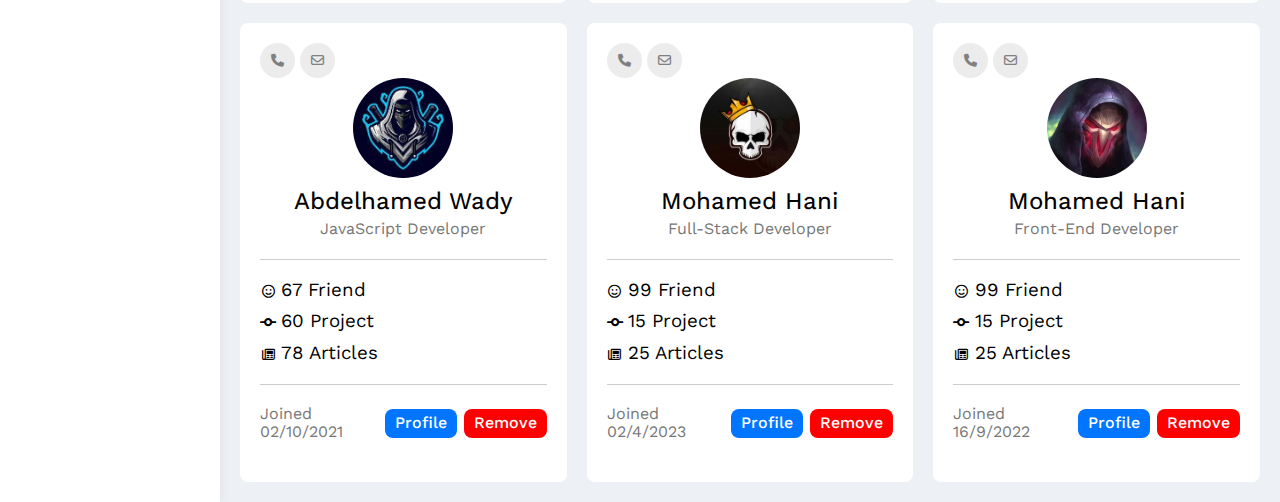
<file: friends.html>
<!DOCTYPE html>
<html lang="en">
    <head>
        <meta charset="UTF-8">
        <meta http-equiv="X-UA-Compatible" content="IE=edge">
        <meta name="viewport" content="width=device-width, initial-scale=1.0">
        <title>Template Four</title>
        <link rel="stylesheet" href="css/all.min.css">
        <link rel="stylesheet" href="css/normalize.css">
        <link rel="preconnect" href="https://fonts.googleapis.com">
        <link rel="preconnect" href="https://fonts.gstatic.com" crossorigin>
        <link href="https://fonts.googleapis.com/css2?family=Cairo:wght@300;400;700;800&family=Open+Sans:wght@400;700&family=Work+Sans:wght@200;300;400;500;600;700;800&display=swap" rel="stylesheet">
        <link rel="stylesheet" href="css/Template Four.css">
        <link rel="stylesheet" href="css/friends.css">
    </head>
    <body>
        <div class="page">
            <div class="side-bar">
                <h3>Mohamed</h3>
                <ul>
                    <li>
                        <div>
                            <a href="Template Four.html">
                                <i class="fa-regular fa-chart-bar fa-fw"></i>
                                <span>Dashboard</span>
                            </a>
                        </div>
                    </li>
                    <li>
                        <div>
                            <a href="settings.html">
                                <i class="fa-solid fa-gear fa-fw"></i>
                                <span>Settings</span>
                            </a>
                        </div>
                    </li>
                    <li>
                        <div>
                            <a href="profile.html">
                                <i class="fa-regular fa-user fa-fw"></i>
                                <span>Profile</span>
                            </a>
                        </div>
                    </li>
                    <li>
                        <div>
                            <a href="projects.html">
                                <i class="fa-solid fa-diagram-project fa-fw"></i>
                                <span>Projects</span>
                            </a>
                        </div>
                    </li>
                    <li>
                        <div>
                            <a href="courses.html">
                                <i class="fa-solid fa-graduation-cap fa-fw"></i>
                                <span>Courses</span>
                            </a>
                        </div>
                    </li>
                    <li>
                        <div class="active">
                            <a href="friends.html">
                                <i class="fa-regular fa-circle-user fa-fw"></i>
                                <span>Friends</span>
                            </a>
                        </div>
                    </li>
                    <li>
                        <div>
                            <a href="files.html">
                                <i class="fa-regular fa-file fa-fw"></i>
                                <span>Files</span>
                            </a>
                        </div>
                    </li>
                    <li>
                        <div>
                            <a href="plans.html">
                                <i class="fa-regular fa-credit-card fa-fw"></i>
                                <span>Plans</span>
                            </a>
                        </div>
                    </li>
                </ul>
            </div>
            <div class="nav">
                <div class="inp">
                    <input type="text" placeholder="Type A Keyboard">
                </div>
                <div class="nav-bar">
                    <div>
                        <i class="fa-regular fa-bell fa-lg"></i>
                    </div>
                    <img src="css/dashboard-imgs/avatar.png" alt="">
                </div>
            </div>
            <div class="all">
                <div class="friends back-color p-20 p-10">
                    <h1 class="main">Friends</h1>
                    <div class="boxes">
                        <div class="box">
                            <div class="call">
                                <a href="#"><i class="fa-solid fa-phone"></i></a>
                                <a href="#"><i class="fa-regular fa-envelope"></i></a>
                            </div>
                            <div class="name-img">
                                <img src="css/courses-imgs/friend-01.jpg" alt="">
                                <h2>Mohamed Hani</h2>
                                <p>JavaScript Developer</p>
                            </div>
                            <div class="info vip">
                                <div>
                                    <h3><i class="fa-regular fa-face-smile fa-fw"></i>99 Friend</h3>
                                    <h3><i class="fa-solid fa-code-commit fa-fw"></i>15 Project</h3>
                                    <h3><i class="fa-regular fa-newspaper fa-fw"></i>25 Articles</h3>
                                </div>
                                <div>
                                    VIP
                                </div>
                            </div>
                            <div class="join">
                                <p>Joined 02/10/2021</p>
                                <div>
                                    <a href="profile.html" class="add">Profile</a>
                                    <a href="#" class="remove">Remove</a>
                                </div>
                            </div>
                        </div>
                        <div class="box">
                            <div class="call">
                                <a href="#"><i class="fa-solid fa-phone"></i></a>
                                <a href="#"><i class="fa-regular fa-envelope"></i></a>
                            </div>
                            <div class="name-img">
                                <img src="css/courses-imgs/friend-02.jpg" alt="">
                                <h2>Momen Ahmed</h2>
                                <p>Back-End Developer</p>
                            </div>
                            <div class="info">
                                <h3><i class="fa-regular fa-face-smile fa-fw"></i>9 Friend</h3>
                                <h3><i class="fa-solid fa-code-commit fa-fw"></i>75 Project</h3>
                                <h3><i class="fa-regular fa-newspaper fa-fw"></i>99 Articles</h3>
                            </div>
                            <div class="join">
                                <p>Joined 02/5/2024</p>
                                <div>
                                    <a href="profile.html" class="add">Profile</a>
                                    <a href="#" class="remove">Remove</a>
                                </div>
                            </div>
                        </div>
                        <div class="box">
                            <div class="call">
                                <a href="#"><i class="fa-solid fa-phone"></i></a>
                                <a href="#"><i class="fa-regular fa-envelope"></i></a>
                            </div>
                            <div class="name-img">
                                <img src="css/courses-imgs/friend-03.jpg" alt="">
                                <h2>Omar Adel</h2>
                                <p>UX/UI Designer</p>
                            </div>
                            <div class="info">
                                <h3><i class="fa-regular fa-face-smile fa-fw"></i>70 Friend</h3>
                                <h3><i class="fa-solid fa-code-commit fa-fw"></i>45 Project</h3>
                                <h3><i class="fa-regular fa-newspaper fa-fw"></i>80 Articles</h3>
                            </div>
                            <div class="join">
                                <p>Joined 02/11/2023</p>
                                <div>
                                    <a href="profile.html" class="add">Profile</a>
                                    <a href="#" class="remove">Remove</a>
                                </div>
                            </div>
                        </div>
                        <div class="box">
                            <div class="call">
                                <a href="#"><i class="fa-solid fa-phone"></i></a>
                                <a href="#"><i class="fa-regular fa-envelope"></i></a>
                            </div>
                            <div class="name-img">
                                <img src="css/courses-imgs/friend-04.jpg" alt="">
                                <h2>Osama Hani</h2>
                                <p>Mobile Developer</p>
                            </div>
                            <div class="info">
                                <h3><i class="fa-regular fa-face-smile fa-fw"></i>170 Friend</h3>
                                <h3><i class="fa-solid fa-code-commit fa-fw"></i>66 Project</h3>
                                <h3><i class="fa-regular fa-newspaper fa-fw"></i>450 Articles</h3>
                            </div>
                            <div class="join">
                                <p>Joined 05/8/2026</p>
                                <div>
                                    <a href="profile.html" class="add">Profile</a>
                                    <a href="#" class="remove">Remove</a>
                                </div>
                            </div>
                        </div>
                        <div class="box">
                            <div class="call">
                                <a href="#"><i class="fa-solid fa-phone"></i></a>
                                <a href="#"><i class="fa-regular fa-envelope"></i></a>
                            </div>
                            <div class="name-img">
                                <img src="css/courses-imgs/friend-03.jpg" alt="">
                                <h2>Yousif Hani</h2>
                                <p>Algorithms Developer</p>
                            </div>
                            <div class="info">
                                <h3><i class="fa-regular fa-face-smile fa-fw"></i>500 Friend</h3>
                                <h3><i class="fa-solid fa-code-commit fa-fw"></i>90 Project</h3>
                                <h3><i class="fa-regular fa-newspaper fa-fw"></i>45 Articles</h3>
                            </div>
                            <div class="join">
                                <p>Joined 13/9/2027</p>
                                <div>
                                    <a href="profile.html" class="add">Profile</a>
                                    <a href="#" class="remove">Remove</a>
                                </div>
                            </div>
                        </div>
                        <div class="box">
                            <div class="call">
                                <a href="#"><i class="fa-solid fa-phone"></i></a>
                                <a href="#"><i class="fa-regular fa-envelope"></i></a>
                            </div>
                            <div class="name-img">
                                <img src="css/courses-imgs/friend-02.jpg" alt="">
                                <h2>Mohamed Hani</h2>
                                <p>Front-End Developer</p>
                            </div>
                            <div class="info">
                                <h3><i class="fa-regular fa-face-smile fa-fw"></i>280 Friend</h3>
                                <h3><i class="fa-solid fa-code-commit fa-fw"></i>10 Project</h3>
                                <h3><i class="fa-regular fa-newspaper fa-fw"></i>89 Articles</h3>
                            </div>
                            <div class="join">
                                <p>Joined 13/9/2022</p>
                                <div>
                                    <a href="profile.html" class="add">Profile</a>
                                    <a href="#" class="remove">Remove</a>
                                </div>
                            </div>
                        </div>
                        <div class="box">
                            <div class="call">
                                <a href="#"><i class="fa-solid fa-phone"></i></a>
                                <a href="#"><i class="fa-regular fa-envelope"></i></a>
                            </div>
                            <div class="name-img">
                                <img src="css/courses-imgs/friend-05.jpg" alt="">
                                <h2>Ahmed Abuzaid</h2>
                                <p>Content Creator</p>
                            </div>
                            <div class="info">
                                <h3><i class="fa-regular fa-face-smile fa-fw"></i>45 Friend</h3>
                                <h3><i class="fa-solid fa-code-commit fa-fw"></i>34 Project</h3>
                                <h3><i class="fa-regular fa-newspaper fa-fw"></i>23 Articles</h3>
                            </div>
                            <div class="join">
                                <p>Joined 20/10/2018</p>
                                <div>
                                    <a href="profile.html" class="add">Profile</a>
                                    <a href="#" class="remove">Remove</a>
                                </div>
                            </div>
                        </div>
                        <div class="box">
                            <div class="call">
                                <a href="#"><i class="fa-solid fa-phone"></i></a>
                                <a href="#"><i class="fa-regular fa-envelope"></i></a>
                            </div>
                            <div class="name-img">
                                <img src="css/courses-imgs/friend-01.jpg" alt="">
                                <h2>Gareeb Elshiekh</h2>
                                <p>Back-End Developer</p>
                            </div>
                            <div class="info">
                                <h3><i class="fa-regular fa-face-smile fa-fw"></i>23 Friend</h3>
                                <h3><i class="fa-solid fa-code-commit fa-fw"></i>56 Project</h3>
                                <h3><i class="fa-regular fa-newspaper fa-fw"></i>45 Articles</h3>
                            </div>
                            <div class="join">
                                <p>Joined 15/8/2016</p>
                                <div>
                                    <a href="profile.html" class="add">Profile</a>
                                    <a href="#" class="remove">Remove</a>
                                </div>
                            </div>
                        </div>
                        <div class="box">
                            <div class="call">
                                <a href="#"><i class="fa-solid fa-phone"></i></a>
                                <a href="#"><i class="fa-regular fa-envelope"></i></a>
                            </div>
                            <div class="name-img">
                                <img src="css/courses-imgs/friend-04.jpg" alt="">
                                <h2>Hamza</h2>
                                <p>JavaScript Developer</p>
                            </div>
                            <div class="info">
                                <h3><i class="fa-regular fa-face-smile fa-fw"></i>190 Friend</h3>
                                <h3><i class="fa-solid fa-code-commit fa-fw"></i>72 Project</h3>
                                <h3><i class="fa-regular fa-newspaper fa-fw"></i>33 Articles</h3>
                            </div>
                            <div class="join">
                                <p>Joined 05/12/2024</p>
                                <div>
                                    <a href="profile.html" class="add">Profile</a>
                                    <a href="#" class="remove">Remove</a>
                                </div>
                            </div>
                        </div>
                        <div class="box">
                            <div class="call">
                                <a href="#"><i class="fa-solid fa-phone"></i></a>
                                <a href="#"><i class="fa-regular fa-envelope"></i></a>
                            </div>
                            <div class="name-img">
                                <img src="css/courses-imgs/friend-02.jpg" alt="">
                                <h2>Abdelhamed Wady</h2>
                                <p>JavaScript Developer</p>
                            </div>
                            <div class="info">
                                <h3><i class="fa-regular fa-face-smile fa-fw"></i>67 Friend</h3>
                                <h3><i class="fa-solid fa-code-commit fa-fw"></i>60 Project</h3>
                                <h3><i class="fa-regular fa-newspaper fa-fw"></i>78 Articles</h3>
                            </div>
                            <div class="join">
                                <p>Joined 02/10/2021</p>
                                <div>
                                    <a href="profile.html" class="add">Profile</a>
                                    <a href="#" class="remove">Remove</a>
                                </div>
                            </div>
                        </div>
                        <div class="box">
                            <div class="call">
                                <a href="#"><i class="fa-solid fa-phone"></i></a>
                                <a href="#"><i class="fa-regular fa-envelope"></i></a>
                            </div>
                            <div class="name-img">
                                <img src="css/courses-imgs/friend-05.jpg" alt="">
                                <h2>Mohamed Hani</h2>
                                <p>Full-Stack Developer</p>
                            </div>
                            <div class="info">
                                <h3><i class="fa-regular fa-face-smile fa-fw"></i>99 Friend</h3>
                                <h3><i class="fa-solid fa-code-commit fa-fw"></i>15 Project</h3>
                                <h3><i class="fa-regular fa-newspaper fa-fw"></i>25 Articles</h3>
                            </div>
                            <div class="join">
                                <p>Joined 02/4/2023</p>
                                <div>
                                    <a href="profile.html" class="add">Profile</a>
                                    <a href="#" class="remove">Remove</a>
                                </div>
                            </div>
                        </div>
                        <div class="box">
                            <div class="call">
                                <a href="#"><i class="fa-solid fa-phone"></i></a>
                                <a href="#"><i class="fa-regular fa-envelope"></i></a>
                            </div>
                            <div class="name-img">
                                <img src="css/courses-imgs/friend-03.jpg" alt="">
                                <h2>Mohamed Hani</h2>
                                <p>Front-End Developer</p>
                            </div>
                            <div class="info">
                                <h3><i class="fa-regular fa-face-smile fa-fw"></i>99 Friend</h3>
                                <h3><i class="fa-solid fa-code-commit fa-fw"></i>15 Project</h3>
                                <h3><i class="fa-regular fa-newspaper fa-fw"></i>25 Articles</h3>
                            </div>
                            <div class="join">
                                <p>Joined 16/9/2022</p>
                                <div>
                                    <a href="profile.html" class="add">Profile</a>
                                    <a href="#" class="remove">Remove</a>
                                </div>
                            </div>
                        </div>
                    </div>
                </div>
            </div>
        </div>
    </body>
</html>
</file>
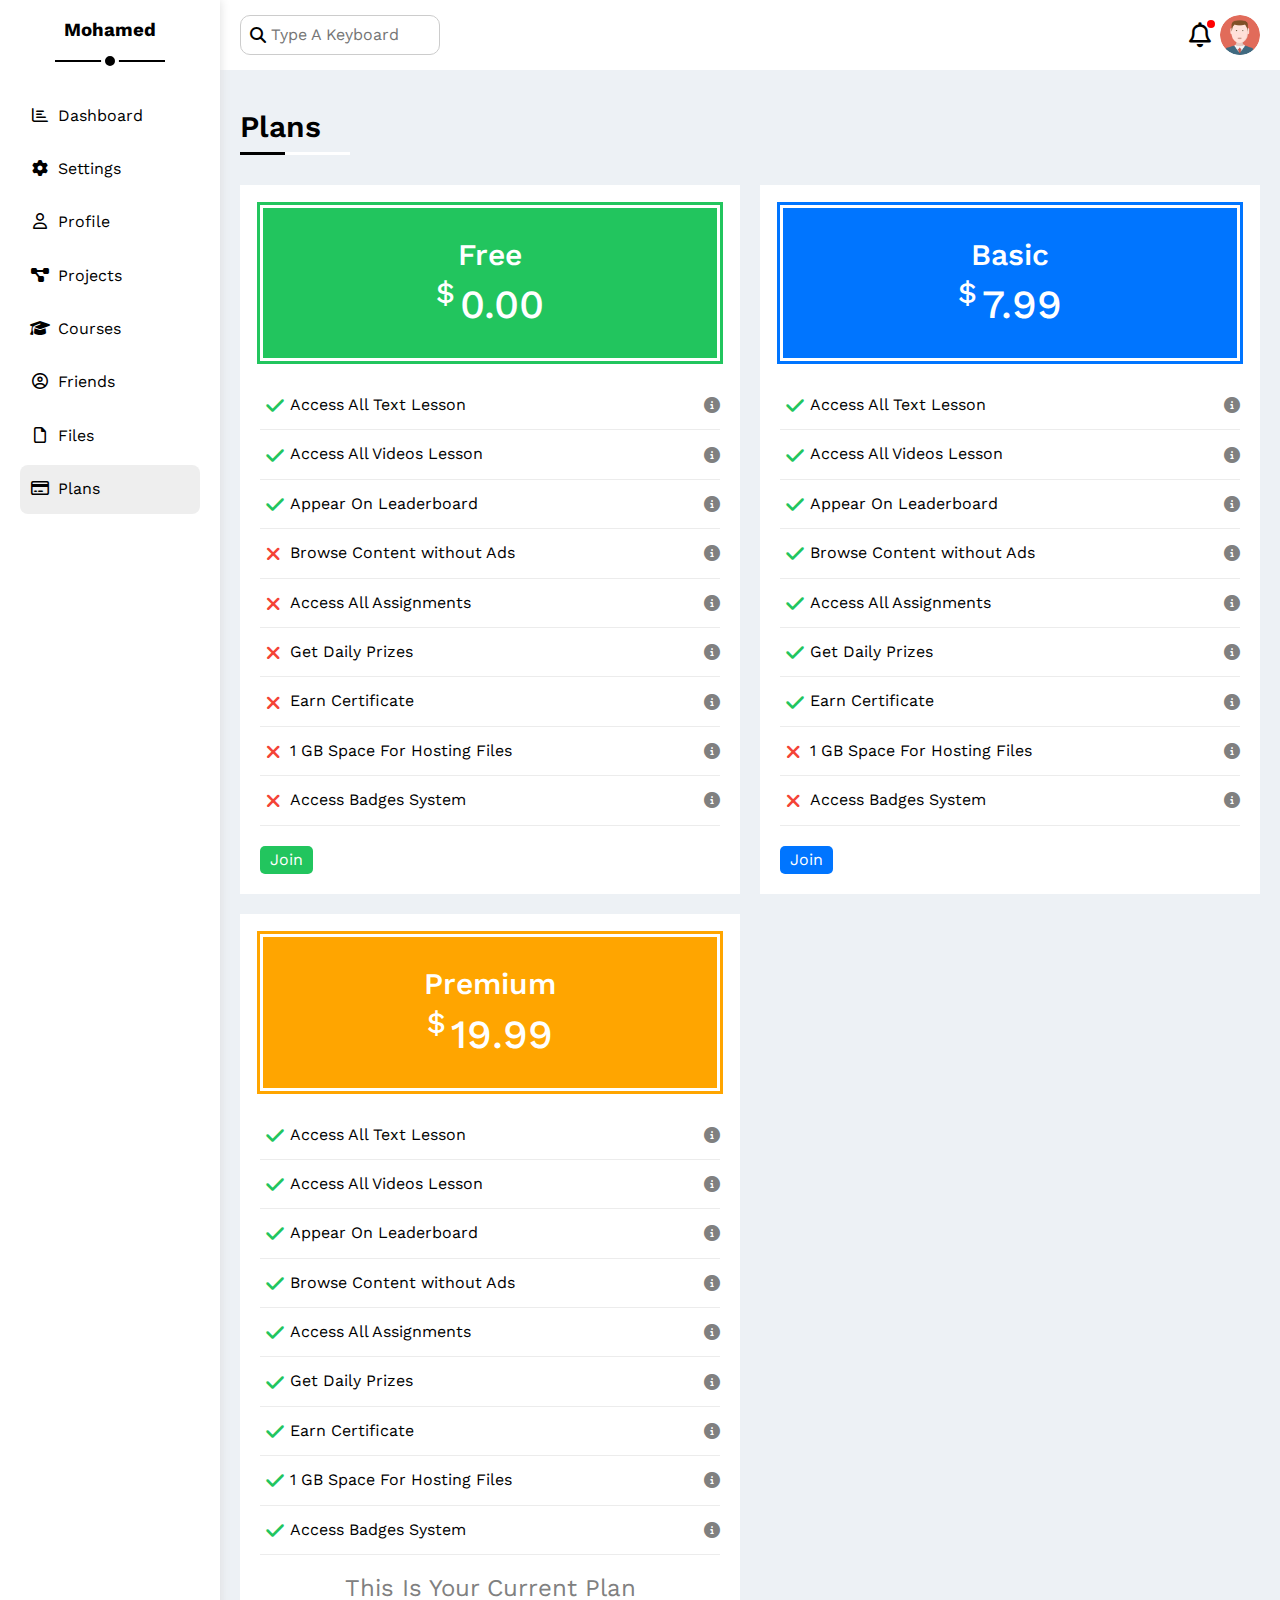
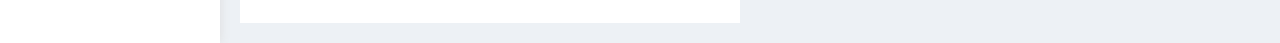
<file: plans.html>
<!DOCTYPE html>
<html lang="en">
    <head>
        <meta charset="UTF-8">
        <meta http-equiv="X-UA-Compatible" content="IE=edge">
        <meta name="viewport" content="width=device-width, initial-scale=1.0">
        <title>Template Four</title>
        <link rel="stylesheet" href="css/all.min.css">
        <link rel="stylesheet" href="css/normalize.css">
        <link rel="preconnect" href="https://fonts.googleapis.com">
        <link rel="preconnect" href="https://fonts.gstatic.com" crossorigin>
        <link href="https://fonts.googleapis.com/css2?family=Cairo:wght@300;400;700;800&family=Open+Sans:wght@400;700&family=Work+Sans:wght@200;300;400;500;600;700;800&display=swap" rel="stylesheet">
        <link rel="stylesheet" href="css/Template Four.css">
        <link rel="stylesheet" href="css/plans.css">
    </head>
    <body>
        <div class="page">
            <div class="side-bar">
                <h3>Mohamed</h3>
                <ul>
                    <li>
                        <div>
                            <a href="Template Four.html">
                                <i class="fa-regular fa-chart-bar fa-fw"></i>
                                <span>Dashboard</span>
                            </a>
                        </div>
                    </li>
                    <li>
                        <div>
                            <a href="settings.html">
                                <i class="fa-solid fa-gear fa-fw"></i>
                                <span>Settings</span>
                            </a>
                        </div>
                    </li>
                    <li>
                        <div>
                            <a href="profile.html">
                                <i class="fa-regular fa-user fa-fw"></i>
                                <span>Profile</span>
                            </a>
                        </div>
                    </li>
                    <li>
                        <div>
                            <a href="projects.html">
                                <i class="fa-solid fa-diagram-project fa-fw"></i>
                                <span>Projects</span>
                            </a>
                        </div>
                    </li>
                    <li>
                        <div>
                            <a href="courses.html">
                                <i class="fa-solid fa-graduation-cap fa-fw"></i>
                                <span>Courses</span>
                            </a>
                        </div>
                    </li>
                    <li>
                        <div>
                            <a href="friends.html">
                                <i class="fa-regular fa-circle-user fa-fw"></i>
                                <span>Friends</span>
                            </a>
                        </div>
                    </li>
                    <li>
                        <div>
                            <a href="files.html">
                                <i class="fa-regular fa-file fa-fw"></i>
                                <span>Files</span>
                            </a>
                        </div>
                    </li>
                    <li>
                        <div class="active">
                            <a href="plans.html">
                                <i class="fa-regular fa-credit-card fa-fw"></i>
                                <span>Plans</span>
                            </a>
                        </div>
                    </li>
                </ul>
            </div>
            <div class="nav">
                <div class="inp">
                    <input type="text" placeholder="Type A Keyboard">
                </div>
                <div class="nav-bar">
                    <div>
                        <i class="fa-regular fa-bell fa-lg"></i>
                    </div>
                    <img src="css/dashboard-imgs/avatar.png" alt="">
                </div>
            </div>
            <div class="all">
                <div class="plans back-color p-20 p-10">
                    <h1 class="main">Plans</h1>
                    <div class="boxes">
                        <div class="box">
                            <div class="plan free">
                                <h3>Free</h3>
                                <div><sup>$</sup>0.00</div>
                            </div>
                            <div class="access true">
                                <p>Access All Text Lesson</p>
                                <i class="fa-solid fa-circle-info help"></i>
                            </div>
                            <div class="access true">
                                <p>Access All Videos Lesson</p>
                                <i class="fa-solid fa-circle-info help"></i>
                            </div>
                            <div class="access true">
                                <p>Appear On Leaderboard</p>
                                <i class="fa-solid fa-circle-info help"></i>
                            </div>
                            <div class="access false">
                                <p>Browse Content without Ads</p>
                                <i class="fa-solid fa-circle-info help"></i>
                            </div>
                            <div class="access false">
                                <p>Access All Assignments</p>
                                <i class="fa-solid fa-circle-info help"></i>
                            </div>
                            <div class="access false">
                                <p>Get Daily Prizes</p>
                                <i class="fa-solid fa-circle-info help"></i>
                            </div>
                            <div class="access false">
                                <p>Earn Certificate</p>
                                <i class="fa-solid fa-circle-info help"></i>
                            </div>
                            <div class="access false">
                                <p>1 GB Space For Hosting Files</p>
                                <i class="fa-solid fa-circle-info help"></i>
                            </div>
                            <div class="access false">
                                <p>Access Badges System</p>
                                <i class="fa-solid fa-circle-info help"></i>
                            </div>
                            <a href="#">Join</a>
                        </div>
                        <div class="box">
                            <div class="plan basic">
                                <h3>Basic</h3>
                                <div><sup>$</sup>7.99</div>
                            </div>
                            <div class="access true">
                                <p>Access All Text Lesson</p>
                                <i class="fa-solid fa-circle-info help"></i>
                            </div>
                            <div class="access true">
                                <p>Access All Videos Lesson</p>
                                <i class="fa-solid fa-circle-info help"></i>
                            </div>
                            <div class="access true">
                                <p>Appear On Leaderboard</p>
                                <i class="fa-solid fa-circle-info help"></i>
                            </div>
                            <div class="access true">
                                <p>Browse Content without Ads</p>
                                <i class="fa-solid fa-circle-info help"></i>
                            </div>
                            <div class="access true">
                                <p>Access All Assignments</p>
                                <i class="fa-solid fa-circle-info help"></i>
                            </div>
                            <div class="access true">
                                <p>Get Daily Prizes</p>
                                <i class="fa-solid fa-circle-info help"></i>
                            </div>
                            <div class="access true">
                                <p>Earn Certificate</p>
                                <i class="fa-solid fa-circle-info help"></i>
                            </div>
                            <div class="access false">
                                <p>1 GB Space For Hosting Files</p>
                                <i class="fa-solid fa-circle-info help"></i>
                            </div>
                            <div class="access false">
                                <p>Access Badges System</p>
                                <i class="fa-solid fa-circle-info help"></i>
                            </div>
                            <a href="#">Join</a>
                        </div>
                        <div class="box">
                            <div class="plan premium">
                                <h3>Premium</h3>
                                <div><sup>$</sup>19.99</div>
                            </div>
                            <div class="access true">
                                <p>Access All Text Lesson</p>
                                <i class="fa-solid fa-circle-info help"></i>
                            </div>
                            <div class="access true">
                                <p>Access All Videos Lesson</p>
                                <i class="fa-solid fa-circle-info help"></i>
                            </div>
                            <div class="access true">
                                <p>Appear On Leaderboard</p>
                                <i class="fa-solid fa-circle-info help"></i>
                            </div>
                            <div class="access true">
                                <p>Browse Content without Ads</p>
                                <i class="fa-solid fa-circle-info help"></i>
                            </div>
                            <div class="access true">
                                <p>Access All Assignments</p>
                                <i class="fa-solid fa-circle-info help"></i>
                            </div>
                            <div class="access true">
                                <p>Get Daily Prizes</p>
                                <i class="fa-solid fa-circle-info help"></i>
                            </div>
                            <div class="access true">
                                <p>Earn Certificate</p>
                                <i class="fa-solid fa-circle-info help"></i>
                            </div>
                            <div class="access true">
                                <p>1 GB Space For Hosting Files</p>
                                <i class="fa-solid fa-circle-info help"></i>
                            </div>
                            <div class="access true">
                                <p>Access Badges System</p>
                                <i class="fa-solid fa-circle-info help"></i>
                            </div>
                            <p>This Is Your Current Plan</p>
                        </div>
                    </div>
                </div>
            </div>
        </div>
    </body>
</html>
</file>
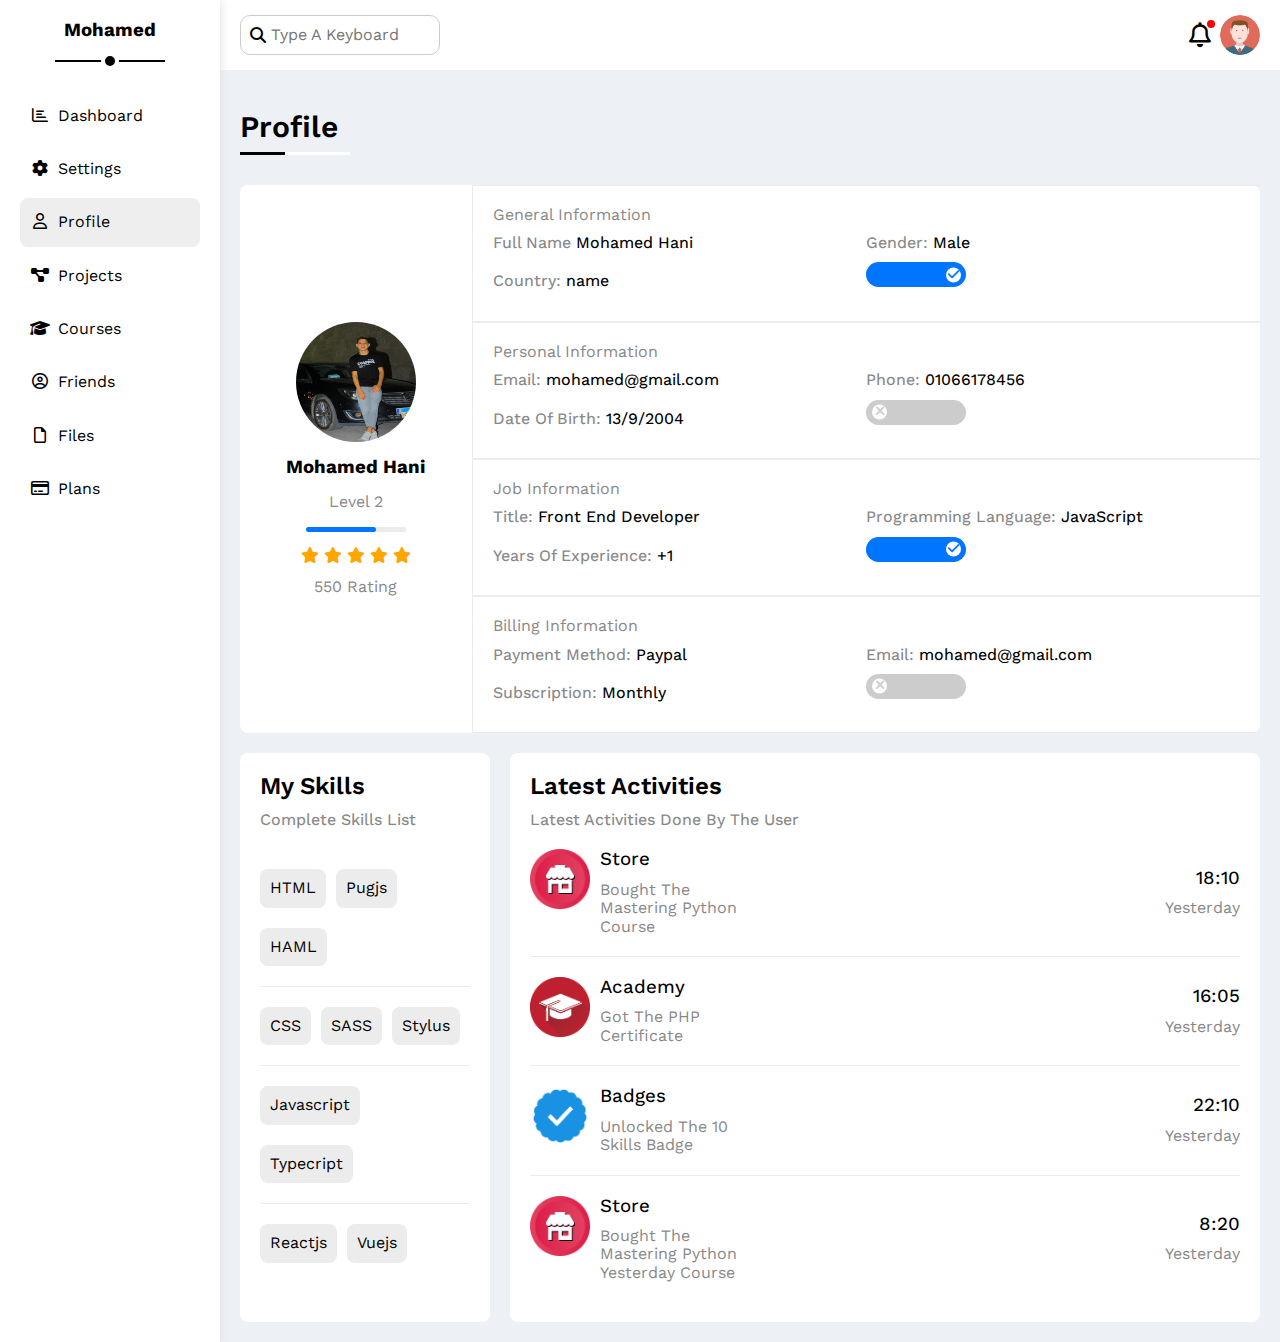
<file: profile.html>
<!DOCTYPE html>
<html lang="en">
    <head>
        <meta charset="UTF-8">
        <meta http-equiv="X-UA-Compatible" content="IE=edge">
        <meta name="viewport" content="width=device-width, initial-scale=1.0">
        <title>Template Four</title>
        <link rel="stylesheet" href="css/all.min.css">
        <link rel="stylesheet" href="css/normalize.css">
        <link rel="preconnect" href="https://fonts.googleapis.com">
        <link rel="preconnect" href="https://fonts.gstatic.com" crossorigin>
        <link href="https://fonts.googleapis.com/css2?family=Cairo:wght@300;400;700;800&family=Open+Sans:wght@400;700&family=Work+Sans:wght@200;300;400;500;600;700;800&display=swap" rel="stylesheet">
        <link rel="stylesheet" href="css/Template Four.css">
        <link rel="stylesheet" href="css/profile.css">
    </head>
    <body>
        <div class="page">
            <div class="side-bar">
                <h3>Mohamed</h3>
                <ul>
                    <li>
                        <div>
                            <a href="Template Four.html">
                                <i class="fa-regular fa-chart-bar fa-fw"></i>
                                <span>Dashboard</span>
                            </a>
                        </div>
                    </li>
                    <li>
                        <div>
                            <a href="settings.html">
                                <i class="fa-solid fa-gear fa-fw"></i>
                                <span>Settings</span>
                            </a>
                        </div>
                    </li>
                    <li>
                        <div  class="active">
                            <a href="profile.html">
                                <i class="fa-regular fa-user fa-fw"></i>
                                <span>Profile</span>
                            </a>
                        </div>
                    </li>
                    <li>
                        <div>
                            <a href="projects.html">
                                <i class="fa-solid fa-diagram-project fa-fw"></i>
                                <span>Projects</span>
                            </a>
                        </div>
                    </li>
                    <li>
                        <div>
                            <a href="courses.html">
                                <i class="fa-solid fa-graduation-cap fa-fw"></i>
                                <span>Courses</span>
                            </a>
                        </div>
                    </li>
                    <li>
                        <div>
                            <a href="friends.html">
                                <i class="fa-regular fa-circle-user fa-fw"></i>
                                <span>Friends</span>
                            </a>
                        </div>
                    </li>
                    <li>
                        <div>
                            <a href="files.html">
                                <i class="fa-regular fa-file fa-fw"></i>
                                <span>Files</span>
                            </a>
                        </div>
                    </li>
                    <li>
                        <div>
                            <a href="plans.html">
                                <i class="fa-regular fa-credit-card fa-fw"></i>
                                <span>Plans</span>
                            </a>
                        </div>
                    </li>
                </ul>
            </div>
            <div class="nav">
                <div class="inp">
                    <input type="text" placeholder="Type A Keyboard">
                </div>
                <div class="nav-bar">
                    <div>
                        <i class="fa-regular fa-bell fa-lg"></i>
                    </div>
                    <img src="css/dashboard-imgs/avatar.png" alt="">
                </div>
            </div>
            <div class="all">
                <div class="profile back-color p-20 p-10">
                    <h1 class="main">Profile</h1>
                    <div class="boxes">
                        <div class="box box-1">
                            <div class="info">
                                <img src="css/dashboard-imgs/IMG_20220918_234824_798.jpg" alt="">
                                <h3>Mohamed Hani</h3>
                                <p>Level 2</p>
                                <div class="prog">
                                    <span></span>
                                </div>
                                <div class="rate">
                                    <i class="fa-solid fa-star"></i>
                                    <i class="fa-solid fa-star"></i>
                                    <i class="fa-solid fa-star"></i>
                                    <i class="fa-solid fa-star"></i>
                                    <i class="fa-solid fa-star"></i>
                                </div>
                                <p>550 Rating</p>
                            </div>
                            <div class="information">
                                <div class="general">
                                    <p>General Information</p>
                                    <div>
                                        <p>Full Name <span>Mohamed Hani</span></p>
                                        <p>Gender: <span>Male</span></p>
                                        <p>Country: <span>name</span></p>
                                        <input type="checkbox" id="ch">
                                        <label for="ch"></label>
                                    </div>
                                </div>
                                <div class="personal">
                                    <p>Personal Information</p>
                                    <div>
                                        <p>Email: <span>mohamed@gmail.com</span></p>
                                        <p>Phone: <span>01066178456</span></p>
                                        <p>Date Of Birth: <span>13/9/2004</span></p>
                                        <input type="checkbox" id="ch-2" checked>
                                        <label for="ch-2"></label>
                                    </div>
                                </div>
                                <div class="job">
                                    <p>Job Information</p>
                                    <div>
                                        <p>Title: <span>Front End Developer</span></p>
                                        <p>Programming Language: <span>JavaScript</span></p>
                                        <p>Years Of Experience: <span>+1</span></p>
                                        <input type="checkbox" id="ch-3">
                                        <label for="ch-3"></label>
                                    </div>
                                </div>
                                <div class="billing">
                                    <p>Billing Information</p>
                                    <div>
                                        <p>Payment Method: <span>Paypal</span></p>
                                        <p>Email: <span>mohamed@gmail.com</span></p>
                                        <p>Subscription: <span>Monthly</span></p>
                                        <input type="checkbox" id="ch-4" checked>
                                        <label for="ch-4"></label>
                                    </div>
                                </div>
                            </div>
                        </div>
                        <div class="box box-2">
                            <h2>My Skills</h2>
                            <p>Complete Skills List</p>
                            <div class="html">
                                <div>HTML</div>
                                <div>Pugjs</div>
                                <div>HAML</div>
                            </div>
                            <div class="css">
                                <div>CSS</div>
                                <div>SASS</div>
                                <div>Stylus</div>
                            </div>
                            <div class="js">
                                <div>Javascript</div>
                                <div>Typecript</div>
                            </div>
                            <div class="framework">
                                <div>Reactjs</div>
                                <div>Vuejs</div>
                            </div>
                        </div>
                        <div class="box box-3">
                            <h2>Latest Activities</h2>
                            <p>Latest Activities Done By The User</p>
                            <div class="text-img">
                                <div class="text-image">
                                    <div class="img">
                                        <img src="css/courses-imgs/activity-01.png" alt="">
                                    </div>
                                    <div class="text">
                                        <h3>Store</h3>
                                        <p>Bought The Mastering Python Course</p>
                                    </div>
                                </div>
                                <div class="time">
                                    <h3>18:10</h3>
                                    <p>Yesterday</p>
                                </div>
                            </div>
                            <div class="text-img">
                                <div class="text-image">
                                    <div class="img">
                                        <img src="css/courses-imgs/activity-02.png" alt="">
                                    </div>
                                    <div class="text">
                                        <h3>Academy</h3>
                                        <p>Got The PHP Certificate</p>
                                    </div>
                                </div>
                                <div class="time">
                                    <h3>16:05</h3>
                                    <p>Yesterday</p>
                                </div>
                            </div>
                            <div class="text-img">
                                <div class="text-image">
                                    <div class="img">
                                        <img src="css/courses-imgs/activity-03.png" alt="">
                                    </div>
                                    <div class="text">
                                        <h3>Badges</h3>
                                        <p>Unlocked The 10 Skills Badge</p>
                                    </div>
                                </div>
                                <div class="time">
                                    <h3>22:10</h3>
                                    <p>Yesterday</p>
                                </div>
                            </div>
                            <div class="text-img">
                                <div class="text-image">
                                    <div class="img">
                                        <img src="css/courses-imgs/activity-01.png" alt="">
                                    </div>
                                    <div class="text">
                                        <h3>Store</h3>
                                        <p>Bought The Mastering Python Yesterday Course</p>
                                    </div>
                                </div>
                                <div class="time">
                                    <h3>8:20</h3>
                                    <p>Yesterday</p>
                                </div>
                            </div>
                        </div>
                    </div>
                </div>
            </div>
        </div>
    </body>
</html>
</file>
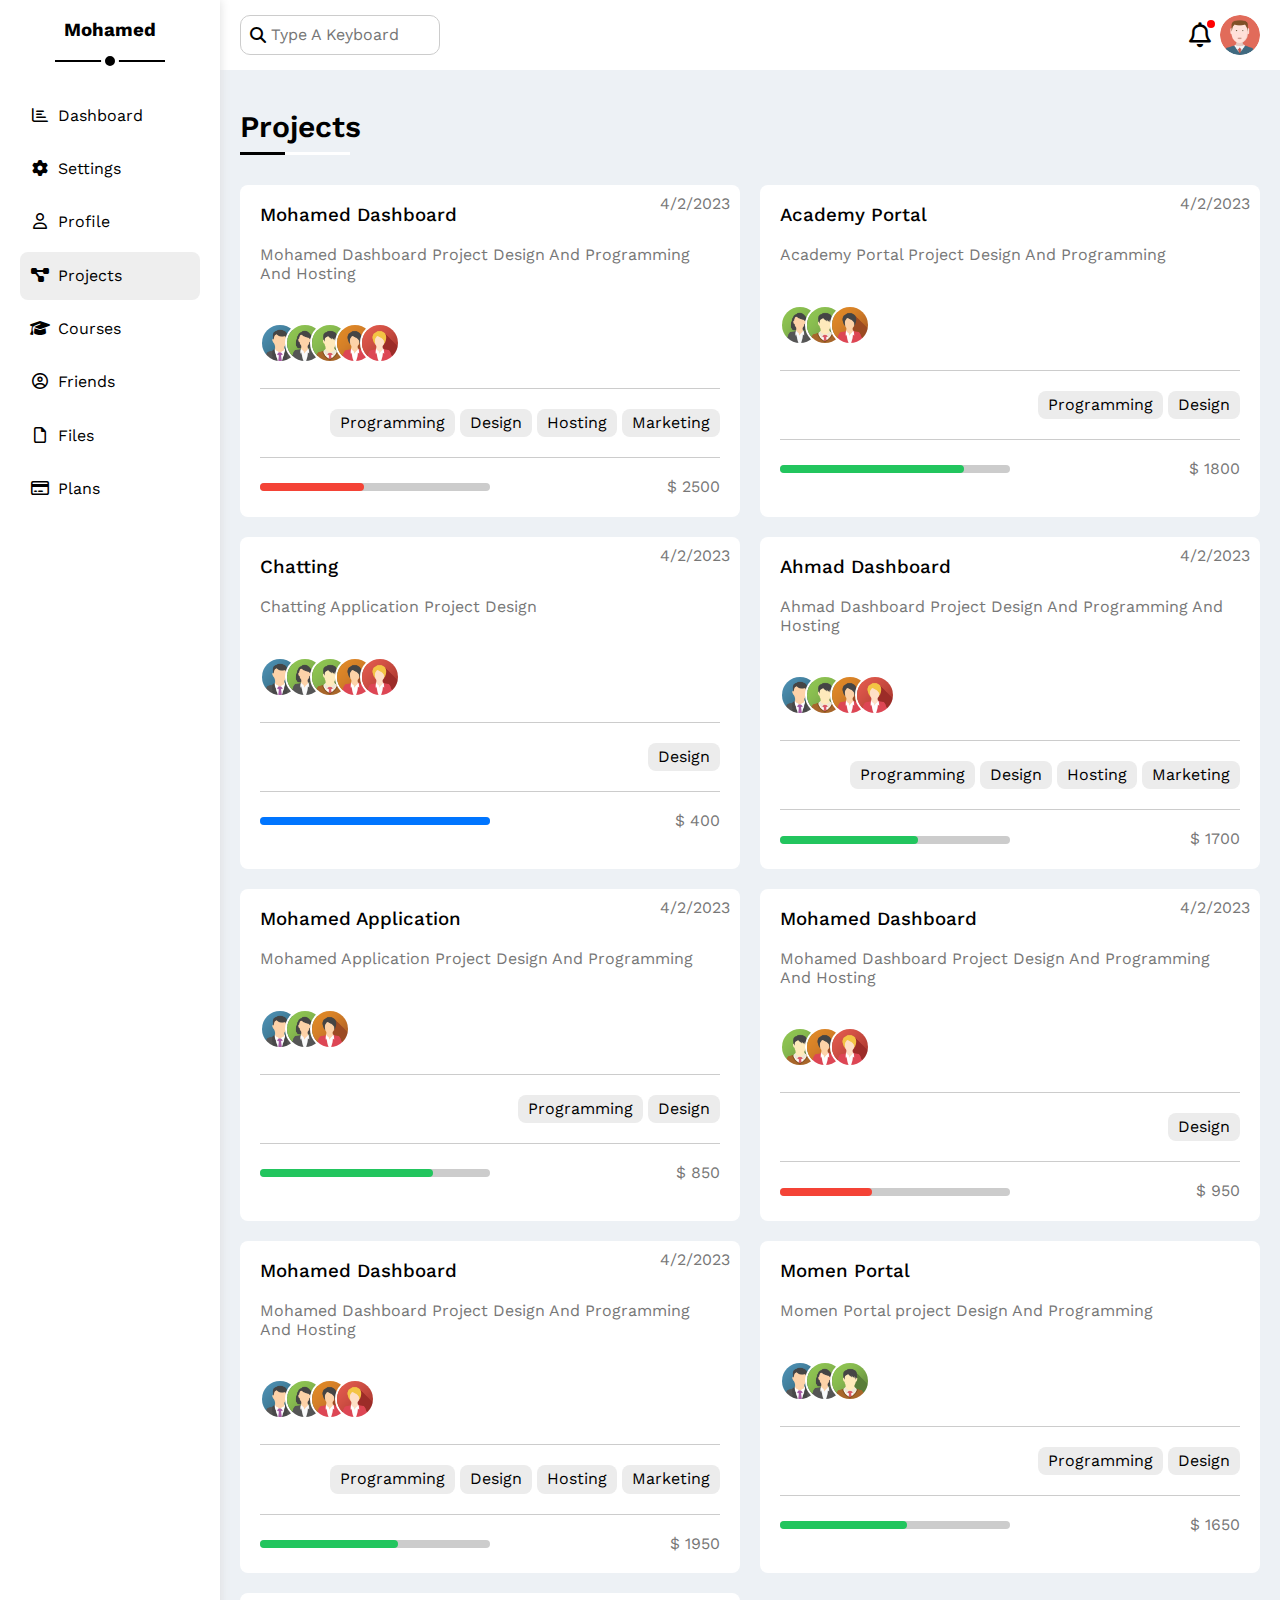
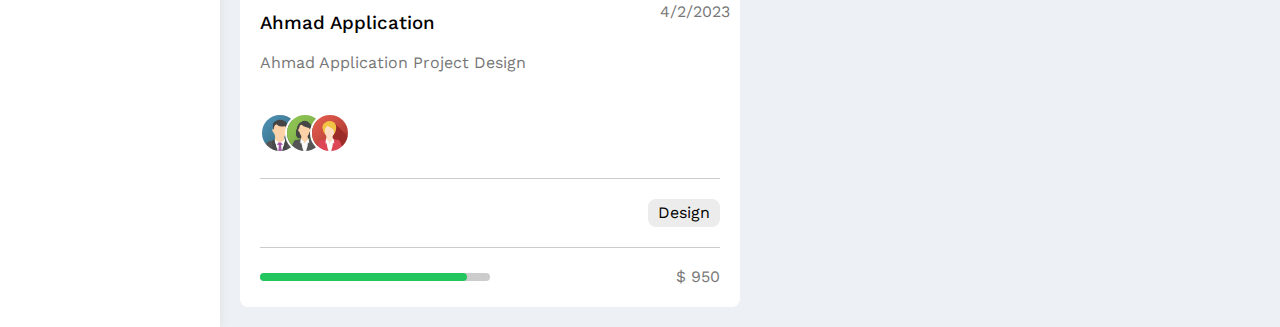
<file: projects.html>
<!DOCTYPE html>
<html lang="en">
    <head>
        <meta charset="UTF-8">
        <meta http-equiv="X-UA-Compatible" content="IE=edge">
        <meta name="viewport" content="width=device-width, initial-scale=1.0">
        <title>Template Four</title>
        <link rel="stylesheet" href="css/all.min.css">
        <link rel="stylesheet" href="css/normalize.css">
        <link rel="preconnect" href="https://fonts.googleapis.com">
        <link rel="preconnect" href="https://fonts.gstatic.com" crossorigin>
        <link href="https://fonts.googleapis.com/css2?family=Cairo:wght@300;400;700;800&family=Open+Sans:wght@400;700&family=Work+Sans:wght@200;300;400;500;600;700;800&display=swap" rel="stylesheet">
        <link rel="stylesheet" href="css/Template Four.css">
        <link rel="stylesheet" href="css/projects.css">
    </head>
    <body>
        <div class="page">
            <div class="side-bar">
                <h3>Mohamed</h3>
                <ul>
                    <li>
                        <div>
                            <a href="Template Four.html">
                                <i class="fa-regular fa-chart-bar fa-fw"></i>
                                <span>Dashboard</span>
                            </a>
                        </div>
                    </li>
                    <li>
                        <div>
                            <a href="settings.html">
                                <i class="fa-solid fa-gear fa-fw"></i>
                                <span>Settings</span>
                            </a>
                        </div>
                    </li>
                    <li>
                        <div>
                            <a href="profile.html">
                                <i class="fa-regular fa-user fa-fw"></i>
                                <span>Profile</span>
                            </a>
                        </div>
                    </li>
                    <li>
                        <div  class="active">
                            <a href="projects.html">
                                <i class="fa-solid fa-diagram-project fa-fw"></i>
                                <span>Projects</span>
                            </a>
                        </div>
                    </li>
                    <li>
                        <div>
                            <a href="courses.html">
                                <i class="fa-solid fa-graduation-cap fa-fw"></i>
                                <span>Courses</span>
                            </a>
                        </div>
                    </li>
                    <li>
                        <div>
                            <a href="friends.html">
                                <i class="fa-regular fa-circle-user fa-fw"></i>
                                <span>Friends</span>
                            </a>
                        </div>
                    </li>
                    <li>
                        <div>
                            <a href="files.html">
                                <i class="fa-regular fa-file fa-fw"></i>
                                <span>Files</span>
                            </a>
                        </div>
                    </li>
                    <li>
                        <div>
                            <a href="plans.html">
                                <i class="fa-regular fa-credit-card fa-fw"></i>
                                <span>Plans</span>
                            </a>
                        </div>
                    </li>
                </ul>
            </div>
            <div class="nav">
                <div class="inp">
                    <input type="text" placeholder="Type A Keyboard">
                </div>
                <div class="nav-bar">
                    <div>
                        <i class="fa-regular fa-bell fa-lg"></i>
                    </div>
                    <img src="css/dashboard-imgs/avatar.png" alt="">
                </div>
            </div>
            <div class="all">
                <div class="projects back-color p-20 p-10">
                    <h1 class="main">Projects</h1>
                    <div class="boxes">
                        <div class="box">
                            <p>4/2/2023</p>
                            <div class="title">
                                <h3>Mohamed Dashboard</h3>
                                <p>Mohamed Dashboard Project Design And Programming And Hosting</p>
                            </div>
                            <div class="imgs">
                                <img src="css/dashboard-imgs/team-01.png" alt="">
                                <img src="css/dashboard-imgs/team-02.png" alt="">
                                <img src="css/dashboard-imgs/team-03.png" alt="">
                                <img src="css/dashboard-imgs/team-04.png" alt="">
                                <img src="css/dashboard-imgs/team-05.png" alt="">
                            </div>
                            <div class="skills">
                                <div>Programming</div>
                                <div>Design</div>
                                <div>Hosting</div>
                                <div>Marketing</div>
                            </div>
                            <div class="price">
                                <div class="prog">
                                    <span style="width: 45%; background-color: #f44336;"></span>
                                </div>
                                <p>$ 2500</p>
                            </div>
                        </div>
                        <div class="box">
                            <p>4/2/2023</p>
                            <div class="title">
                                <h3>Academy Portal</h3>
                                <p>Academy Portal Project Design And Programming</p>
                            </div>
                            <div class="imgs">
                                <img src="css/dashboard-imgs/team-02.png" alt="">
                                <img src="css/dashboard-imgs/team-03.png" alt="">
                                <img src="css/dashboard-imgs/team-04.png" alt="">
                            </div>
                            <div class="skills">
                                <div>Programming</div>
                                <div>Design</div>
                            </div>
                            <div class="price">
                                <div class="prog">
                                    <span style="width: 80%; background-color: #22c55e;"></span>
                                </div>
                                <p>$ 1800</p>
                            </div>
                        </div>
                        <div class="box">
                            <p>4/2/2023</p>
                            <div class="title">
                                <h3>Chatting</h3>
                                <p>Chatting Application Project Design</p>
                            </div>
                            <div class="imgs">
                                <img src="css/dashboard-imgs/team-01.png" alt="">
                                <img src="css/dashboard-imgs/team-02.png" alt="">
                                <img src="css/dashboard-imgs/team-03.png" alt="">
                                <img src="css/dashboard-imgs/team-04.png" alt="">
                                <img src="css/dashboard-imgs/team-05.png" alt="">
                            </div>
                            <div class="skills">
                                <div>Design</div>
                            </div>
                            <div class="price">
                                <div class="prog">
                                    <span style="width: 100%; background-color: #0075ff;"></span>
                                </div>
                                <p>$ 400</p>
                            </div>
                        </div>
                        <div class="box">
                            <p>4/2/2023</p>
                            <div class="title">
                                <h3>Ahmad Dashboard</h3>
                                <p>Ahmad Dashboard Project Design And Programming And Hosting</p>
                            </div>
                            <div class="imgs">
                                <img src="css/dashboard-imgs/team-01.png" alt="">
                                <img src="css/dashboard-imgs/team-03.png" alt="">
                                <img src="css/dashboard-imgs/team-04.png" alt="">
                                <img src="css/dashboard-imgs/team-05.png" alt="">
                            </div>
                            <div class="skills">
                                <div>Programming</div>
                                <div>Design</div>
                                <div>Hosting</div>
                                <div>Marketing</div>
                            </div>
                            <div class="price">
                                <div class="prog">
                                    <span style="width: 60%; background-color: #22c55e;"></span>
                                </div>
                                <p>$ 1700</p>
                            </div>
                        </div>
                        <div class="box">
                            <p>4/2/2023</p>
                            <div class="title">
                                <h3>Mohamed Application</h3>
                                <p>Mohamed Application Project Design And Programming</p>
                            </div>
                            <div class="imgs">
                                <img src="css/dashboard-imgs/team-01.png" alt="">
                                <img src="css/dashboard-imgs/team-02.png" alt="">
                                <img src="css/dashboard-imgs/team-04.png" alt="">
                            </div>
                            <div class="skills">
                                <div>Programming</div>
                                <div>Design</div>
                            </div>
                            <div class="price">
                                <div class="prog">
                                    <span style="width: 75%; background-color: #22c55e;"></span>
                                </div>
                                <p>$ 850</p>
                            </div>
                        </div>
                        <div class="box">
                            <p>4/2/2023</p>
                            <div class="title">
                                <h3>Mohamed Dashboard</h3>
                                <p>Mohamed Dashboard Project Design And Programming And Hosting</p>
                            </div>
                            <div class="imgs">
                                <img src="css/dashboard-imgs/team-03.png" alt="">
                                <img src="css/dashboard-imgs/team-04.png" alt="">
                                <img src="css/dashboard-imgs/team-05.png" alt="">
                            </div>
                            <div class="skills">
                                <div>Design</div>
                            </div>
                            <div class="price">
                                <div class="prog">
                                    <span style="width: 40%; background-color: #f44336;"></span>
                                </div>
                                <p>$ 950</p>
                            </div>
                        </div>
                        <div class="box">
                            <p>4/2/2023</p>
                            <div class="title">
                                <h3>Mohamed Dashboard</h3>
                                <p>Mohamed Dashboard Project Design And Programming And Hosting</p>
                            </div>
                            <div class="imgs">
                                <img src="css/dashboard-imgs/team-01.png" alt="">
                                <img src="css/dashboard-imgs/team-02.png" alt="">
                                <img src="css/dashboard-imgs/team-04.png" alt="">
                                <img src="css/dashboard-imgs/team-05.png" alt="">
                            </div>
                            <div class="skills">
                                <div>Programming</div>
                                <div>Design</div>
                                <div>Hosting</div>
                                <div>Marketing</div>
                            </div>
                            <div class="price">
                                <div class="prog">
                                    <span style="width: 60%; background-color: #22c55e;"></span>
                                </div>
                                <p>$ 1950</p>
                            </div>
                        </div>
                        <div class="box">
                            <div class="title">
                                <h3>Momen Portal</h3>
                                <p>Momen Portal project Design And Programming</p>
                            </div>
                            <div class="imgs">
                                <img src="css/dashboard-imgs/team-01.png" alt="">
                                <img src="css/dashboard-imgs/team-02.png" alt="">
                                <img src="css/dashboard-imgs/team-03.png" alt="">
                            </div>
                            <div class="skills">
                                <div>Programming</div>
                                <div>Design</div>
                            </div>
                            <div class="price">
                                <div class="prog">
                                    <span style="width: 55%; background-color: #22c55e;"></span>
                                </div>
                                <p>$ 1650</p>
                            </div>
                        </div>
                        <div class="box">
                            <p>4/2/2023</p>
                            <div class="title">
                                <h3>Ahmad Application</h3>
                                <p>Ahmad Application Project Design</p>
                            </div>
                            <div class="imgs">
                                <img src="css/dashboard-imgs/team-01.png" alt="">
                                <img src="css/dashboard-imgs/team-02.png" alt="">
                                <img src="css/dashboard-imgs/team-05.png" alt="">
                            </div>
                            <div class="skills">
                                <div>Design</div>
                            </div>
                            <div class="price">
                                <div class="prog">
                                    <span style="width: 90%; background-color: #22c55e;"></span>
                                </div>
                                <p>$ 950</p>
                            </div>
                        </div>
                    </div>
                </div>
            </div>
        </div>
    </body>
</html>
</file>
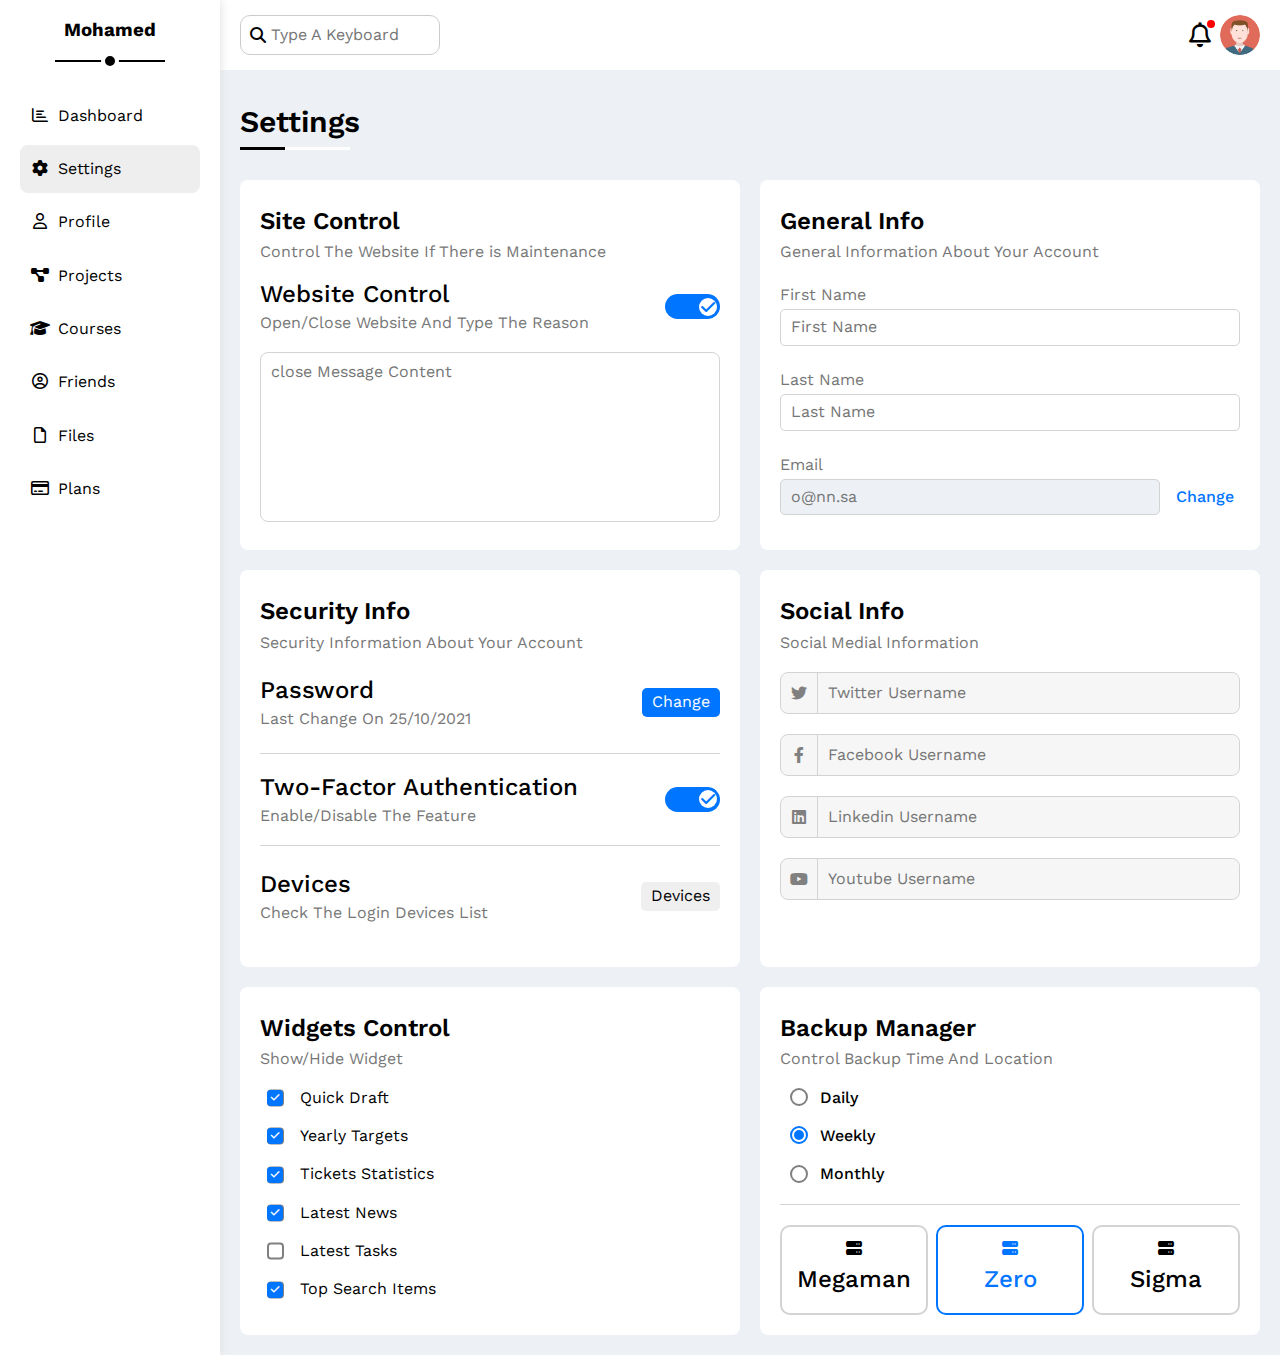
<file: settings.html>
<!DOCTYPE html>
<html lang="en">
    <head>
        <meta charset="UTF-8">
        <meta http-equiv="X-UA-Compatible" content="IE=edge">
        <meta name="viewport" content="width=device-width, initial-scale=1.0">
        <title>Template Four</title>
        <link rel="stylesheet" href="css/all.min.css">
        <link rel="stylesheet" href="css/normalize.css">
        <link rel="preconnect" href="https://fonts.googleapis.com">
        <link rel="preconnect" href="https://fonts.gstatic.com" crossorigin>
        <link href="https://fonts.googleapis.com/css2?family=Cairo:wght@300;400;700;800&family=Open+Sans:wght@400;700&family=Work+Sans:wght@200;300;400;500;600;700;800&display=swap" rel="stylesheet">
        <link rel="stylesheet" href="css/Template Four.css">
        <link rel="stylesheet" href="css/settings.css">
    </head>
    <body>
        <div class="page">
            <div class="side-bar">
                <h3>Mohamed</h3>
                <ul>
                    <li>
                        <div>
                            <a href="Template Four.html">
                                <i class="fa-regular fa-chart-bar fa-fw"></i>
                                <span>Dashboard</span>
                            </a>
                        </div>
                    </li>
                    <li>
                        <div class="active">
                            <a href="settings.html">
                                <i class="fa-solid fa-gear fa-fw"></i>
                                <span>Settings</span>
                            </a>
                        </div>
                    </li>
                    <li>
                        <div>
                            <a href="profile.html">
                                <i class="fa-regular fa-user fa-fw"></i>
                                <span>Profile</span>
                            </a>
                        </div>
                    </li>
                    <li>
                        <div>
                            <a href="projects.html">
                                <i class="fa-solid fa-diagram-project fa-fw"></i>
                                <span>Projects</span>
                            </a>
                        </div>
                    </li>
                    <li>
                        <div>
                            <a href="courses.html">
                                <i class="fa-solid fa-graduation-cap fa-fw"></i>
                                <span>Courses</span>
                            </a>
                        </div>
                    </li>
                    <li>
                        <div>
                            <a href="friends.html">
                                <i class="fa-regular fa-circle-user fa-fw"></i>
                                <span>Friends</span>
                            </a>
                        </div>
                    </li>
                    <li>
                        <div>
                            <a href="files.html">
                                <i class="fa-regular fa-file fa-fw"></i>
                                <span>Files</span>
                            </a>
                        </div>
                    </li>
                    <li>
                        <div>
                            <a href="plans.html">
                                <i class="fa-regular fa-credit-card fa-fw"></i>
                                <span>Plans</span>
                            </a>
                        </div>
                    </li>
                </ul>
            </div>
            <div class="nav">
                <div class="inp">
                    <input type="text" placeholder="Type A Keyboard">
                </div>
                <div class="nav-bar">
                    <div>
                        <i class="fa-regular fa-bell fa-lg"></i>
                    </div>
                    <img src="css/dashboard-imgs/avatar.png" alt="">
                </div>
            </div>
            <div class="all">
                <div class="settings back-color p-20 p-10">
                    <h1 class="main">Settings</h1>
                    <div class="boxes">
                        <div class="box">
                            <h2>Site Control</h2>
                            <p>Control The Website If There is Maintenance</p>
                            <div class="check">
                                <div>
                                    <h3>Website Control</h3>
                                    <p>Open/Close Website And Type The Reason</p>
                                </div>
                                <div>
                                    <input type="checkbox" id="M-1">
                                    <label for="M-1"></label>
                                </div>
                            </div>
                            <textarea name="" id="" placeholder="close Message Content"></textarea>
                        </div>
                        <div class="box generalInfo">
                            <h2>General Info</h2>
                            <p>General Information About Your Account</p>
                            <form action="">
                                <label for="f-name">First Name</label>
                                <input type="text" id="f-name" placeholder="First Name">
                                <label for="l-name">Last Name</label>
                                <input type="text" id="l-name" placeholder="Last Name">
                                <label for="email">Email</label>
                                <input type="email" placeholder="o@nn.sa" disabled>
                                <button>Change</button>
                            </form>
                        </div>
                        <div class="box">
                            <h2>Security Info</h2>
                            <p>Security Information About Your Account</p>
                            <div class="pass security">
                                <div>
                                    <h3>Password</h3>
                                    <p>Last Change On 25/10/2021</p>
                                </div>
                                <button>Change</button>
                            </div>
                            <div class="check">
                                <div>
                                    <h3>Two-Factor Authentication</h3>
                                    <p>Enable/Disable The Feature</p>
                                </div>
                                <div>
                                    <input type="checkbox" id="M-2">
                                    <label for="M-2"></label>
                                </div>
                            </div>
                            <div class="devices security">
                                <div class="device">
                                    <h3>Devices</h3>
                                    <p>Check The Login Devices List</p>
                                </div>
                                <button>Devices</button>
                            </div>
                        </div>
                        <div class="box">
                            <h2>Social Info</h2>
                            <p>Social Medial Information</p>
                            <form action="" class="social">
                                <div class="twitter">
                                    <i class="fa-brands fa-twitter"></i>
                                    <input type="text" placeholder="Twitter Username">
                                </div>
                                <div class="facebook">
                                    <i class="fa-brands fa-facebook-f"></i>
                                    <input type="text" placeholder="Facebook Username">
                                </div>
                                <div class="linkedin">
                                    <i class="fa-brands fa-linkedin"></i>
                                    <input type="text" placeholder="Linkedin Username">
                                </div>
                                <div class="youtube">
                                    <i class="fa-brands fa-youtube"></i>
                                    <input type="text" placeholder="Youtube Username">
                                </div>
                            </form>
                        </div>
                        <div class="box">
                            <h2>Widgets Control</h2>
                            <p>Show/Hide Widget</p>
                            <form action="" class="checkboxes">
                                <div class="checkBox">
                                    <input type="checkbox" id="check-1" checked>
                                    <label for="check-1">Quick Draft</label>
                                </div>
                                <div class="checkBox">
                                    <input type="checkbox" id="check-2" checked>
                                    <label for="check-2">Yearly Targets</label>
                                </div>
                                <div class="checkBox">
                                    <input type="checkbox" id="check-3" checked>
                                    <label for="check-3">Tickets Statistics</label>
                                </div>
                                <div class="checkBox">
                                    <input type="checkbox" id="check-4" checked>
                                    <label for="check-4">Latest News</label>
                                </div>
                                <div class="checkBox">
                                    <input type="checkbox" id="check-5">
                                    <label for="check-5">Latest Tasks</label>
                                </div>
                                <div class="checkBox">
                                    <input type="checkbox" id="check-6" checked>
                                    <label for="check-6">Top Search Items</label>
                                </div>
                            </form>
                        </div>
                        <div class="box">
                            <h2>Backup Manager</h2>
                            <p>Control Backup Time And Location</p>
                            <form action="">
                                <div class="time">
                                    <div>
                                        <input type="radio" name="time" id="daily">
                                        <label for="daily">Daily</label>
                                    </div>
                                    <div>
                                        <input type="radio" name="time" id="weekly" checked>
                                        <label for="weekly">Weekly</label>
                                    </div>
                                    <div>
                                        <input type="radio" name="time" id="monthly">
                                        <label for="monthly">Monthly</label> 
                                    </div>
                                </div>
                                <div class="location">
                                    <div>
                                        <input type="radio" name="location" id="mega">
                                        <label for="mega">
                                            <i class="fa-solid fa-server"></i>
                                            <h3>Megaman</h3>
                                        </label>
                                    </div>
                                    <div>
                                        <input type="radio" name="location" id="zero" checked>
                                        <label for="zero">
                                            <i class="fa-solid fa-server"></i>
                                            <h3>Zero</h3>
                                        </label>
                                    </div>
                                    <div>
                                        <input type="radio" name="location" id="sigma">
                                        <label for="sigma">
                                            <i class="fa-solid fa-server"></i>
                                            <h3>Sigma</h3>
                                        </label>
                                    </div>
                                </div>
                            </form>
                        </div>
                    </div>
                </div>
            </div>
        </div>
    </body>
</html>
</file>
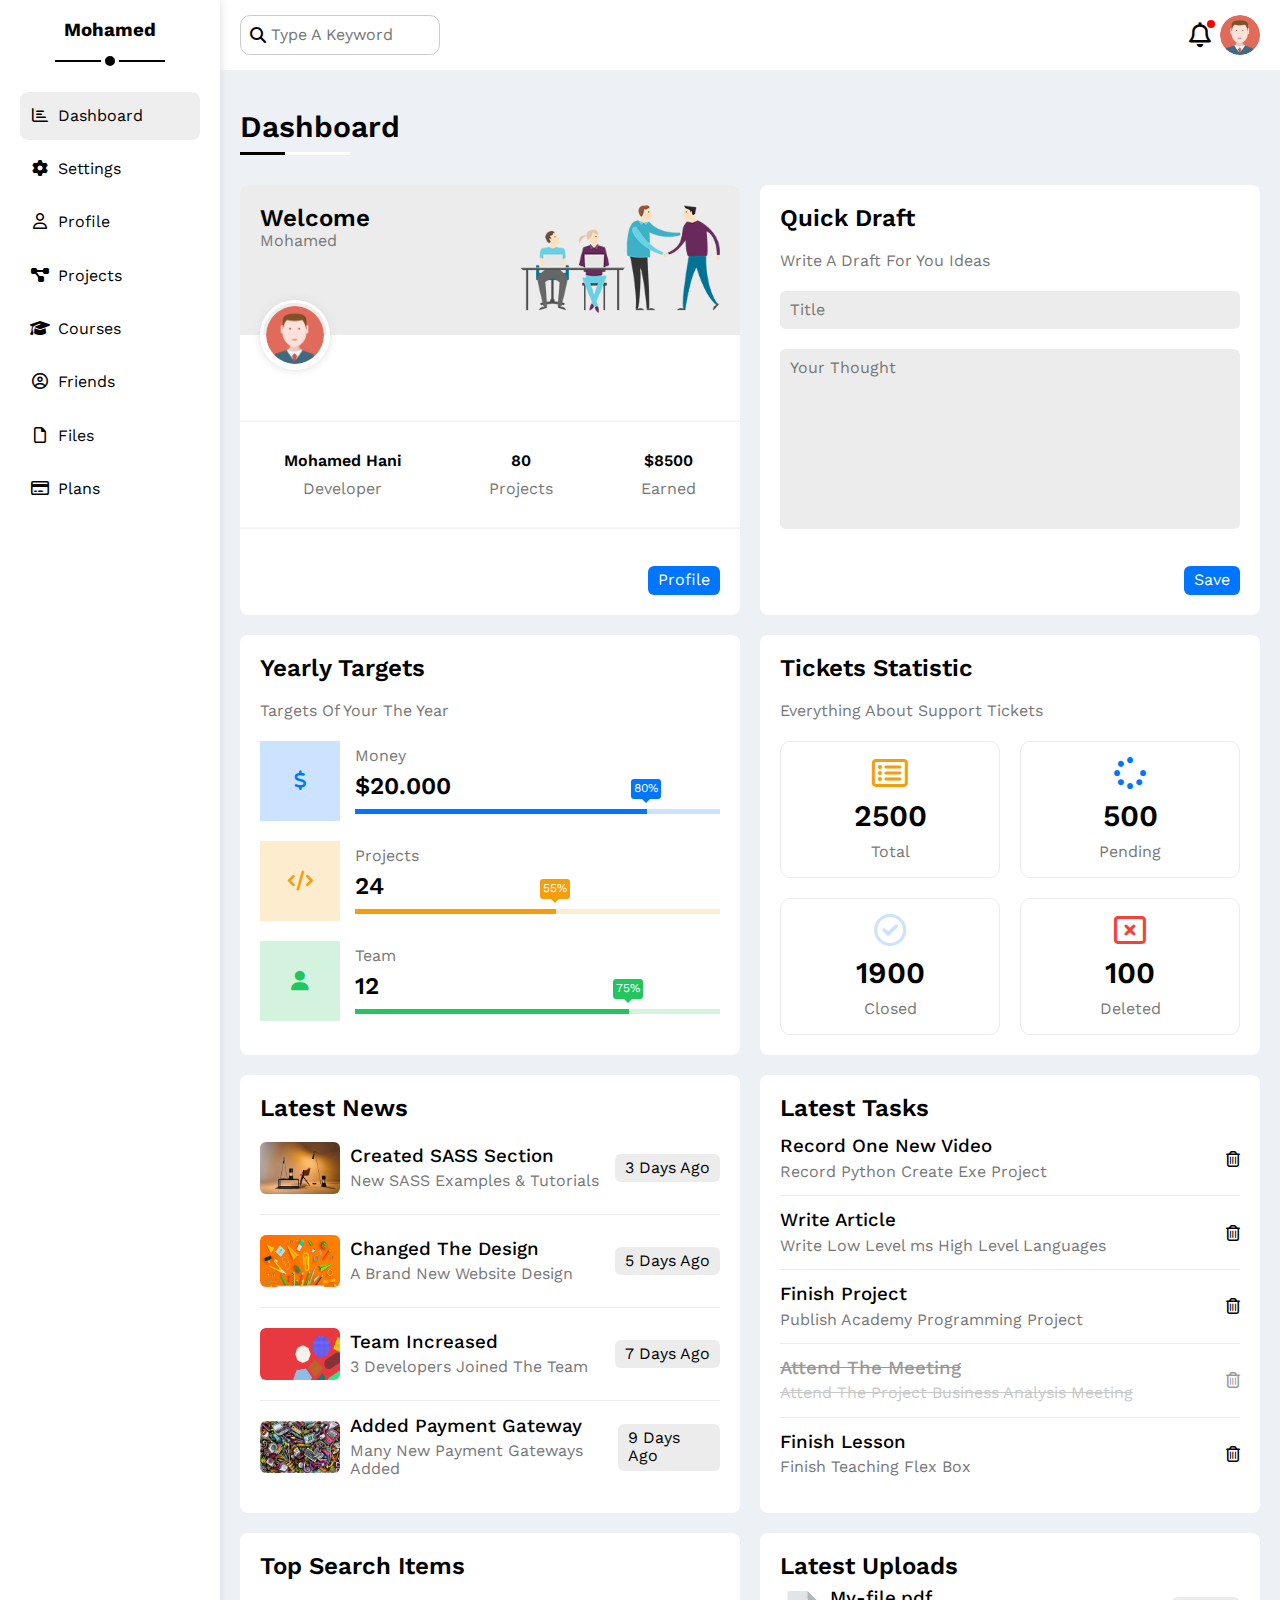
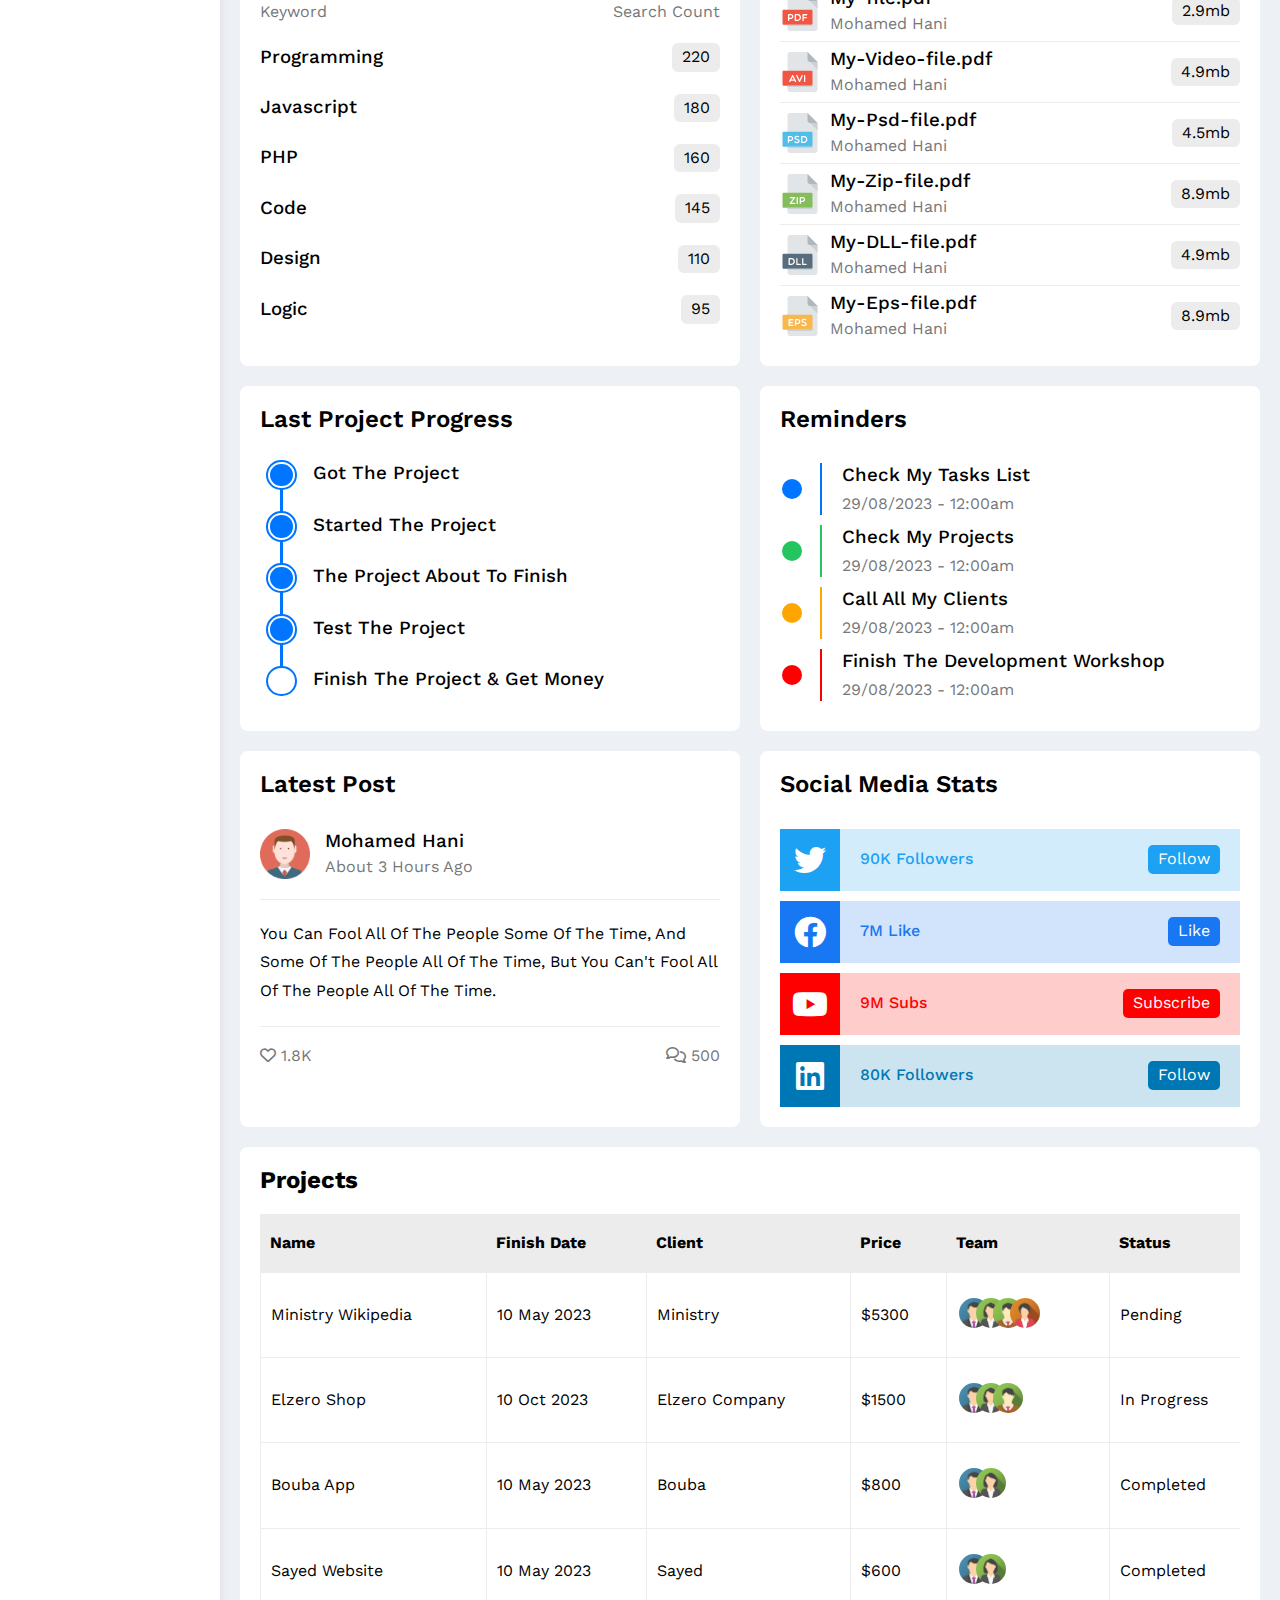
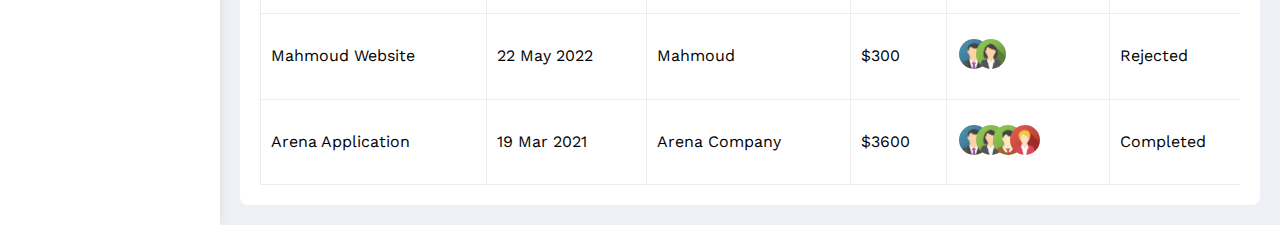
<file: Template Four.html>
<!DOCTYPE html>
<html lang="en">
    <head>
        <meta charset="UTF-8">
        <meta http-equiv="X-UA-Compatible" content="IE=edge">
        <meta name="viewport" content="width=device-width, initial-scale=1.0">
        <title>Template Four</title>
        <link rel="stylesheet" href="css/all.min.css">
        <link rel="stylesheet" href="css/normalize.css">
        <link rel="preconnect" href="https://fonts.googleapis.com">
        <link rel="preconnect" href="https://fonts.gstatic.com" crossorigin>
        <link href="https://fonts.googleapis.com/css2?family=Cairo:wght@300;400;700;800&family=Open+Sans:wght@400;700&family=Work+Sans:wght@200;300;400;500;600;700;800&display=swap" rel="stylesheet">
        <link rel="stylesheet" href="css/Template Four.css">
    </head>
    <body>
        <div class="page">
            <div class="side-bar">
                <h3>Mohamed</h3>
                <ul>
                    <li>
                        <div class="active">
                            <a href="Template Four.html">
                                <i class="fa-regular fa-chart-bar fa-fw"></i>
                                <span>Dashboard</span>
                            </a>
                        </div>
                    </li>
                    <li>
                        <div>
                            <a href="settings.html">
                                <i class="fa-solid fa-gear fa-fw"></i>
                                <span>Settings</span>
                            </a>
                        </div>
                    </li>
                    <li>
                        <div>
                            <a href="profile.html">
                                <i class="fa-regular fa-user fa-fw"></i>
                                <span>Profile</span>
                            </a>
                        </div>
                    </li>
                    <li>
                        <div>
                            <a href="projects.html">
                                <i class="fa-solid fa-diagram-project fa-fw"></i>
                                <span>Projects</span>
                            </a>
                        </div>
                    </li>
                    <li>
                        <div>
                            <a href="courses.html">
                                <i class="fa-solid fa-graduation-cap fa-fw"></i>
                                <span>Courses</span>
                            </a>
                        </div>
                    </li>
                    <li>
                        <div>
                            <a href="friends.html">
                                <i class="fa-regular fa-circle-user fa-fw"></i>
                                <span>Friends</span>
                            </a>
                        </div>
                    </li>
                    <li>
                        <div>
                            <a href="files.html">
                                <i class="fa-regular fa-file fa-fw"></i>
                                <span>Files</span>
                            </a>
                        </div>
                    </li>
                    <li>
                        <div>
                            <a href="plans.html">
                                <i class="fa-regular fa-credit-card fa-fw"></i>
                                <span>Plans</span>
                            </a>
                        </div>
                    </li>
                </ul>
            </div>
            <div class="nav">
                <div class="inp">
                    <input type="search" placeholder="Type A Keyword">
                </div>
                <div class="nav-bar">
                    <div>
                        <i class="fa-regular fa-bell fa-lg"></i>
                    </div>
                    <img src="css/dashboard-imgs/avatar.png" alt="">
                </div>
            </div>
            <div class="all">
                <div class="dashboard back-color p-20 p-10">
                    <h1 class="main">Dashboard</h1>
                    <div class="boxes">
                        <div class="box">
                            <div class="text-img">
                                <div class="text">
                                    <h2>Welcome</h2>
                                    <p>Mohamed</p>
                                </div>
                                <div class="img">
                                    <img src="css/dashboard-imgs/welcome.png" alt="">
                                </div>
                            </div>
                            <div class="about-img">
                                <img src="css/dashboard-imgs/avatar.png" alt="">
                                <div class="about">
                                    <div>
                                        <h4>Mohamed Hani</h4>
                                        <p>Developer</p>
                                    </div>
                                    <div>
                                        <h4>80</h4>
                                        <p>Projects</p>
                                    </div>
                                    <div>
                                        <h4>$8500</h4>
                                        <p>Earned</p>
                                    </div>
                                </div>
                                <button>Profile</button>
                            </div>
                        </div>
                        <div class="box">
                            <h2>Quick Draft</h2>
                            <p>Write A Draft For You Ideas</p>
                            <form action="">
                                <input type="text" placeholder="Title">
                                <textarea placeholder="Your Thought"></textarea>
                            </form>
                            <button>Save</button>
                        </div>
                        <div class="box">
                            <h2>Yearly Targets</h2>
                            <p>Targets Of Your The Year</p>
                            <div class="progress">
                                <div class="icon">
                                    <i class="fa-solid fa-dollar-sign fa-lg c-blue"></i>
                                </div>
                                <div class="M-1">
                                    <p>Money</p>
                                    <h2>$20.000</h2>
                                    <div class="prog">
                                        <span style="width: 80%;" data-progress="80%"></span>
                                    </div>
                                </div>
                            </div>
                            <div class="progress">
                                <div class="icon">
                                    <i class="fa-solid fa-code fa-lg c-orange"></i>
                                </div>
                                <div class="M-1">
                                    <p>Projects</p>
                                    <h2>24</h2>
                                    <div class="prog">
                                        <span style="width: 55%;" data-progress="55%"></span>
                                    </div>
                                </div>
                            </div>
                            <div class="progress">
                                <div class="icon">
                                    <i class="fa-solid fa-user fa-lg c-green"></i>
                                </div>
                                <div class="M-1">
                                    <p>Team</p>
                                    <h2>12</h2>
                                    <div class="prog">
                                        <span style="width: 75%;" data-progress="75%"></span>
                                    </div>
                                </div>
                            </div>
                        </div>
                        <div class="box">
                            <h2>Tickets Statistic</h2>
                            <p>Everything About Support Tickets</p>
                            <div class="tickets">
                                <div class="support">
                                    <i class="fa-regular fa-rectangle-list fa-2x mb-10 c-orange"></i>
                                    <h2>2500</h2>
                                    <p>Total</p>
                                </div>
                                <div class="support">
                                    <i class="fa-solid fa-spinner fa-2x mb-10 c-blue"></i>
                                    <h2>500</h2>
                                    <p>Pending</p>
                                </div>
                                <div class="support">
                                    <i class="fa-regular fa-circle-check fa-2x mb-10 c-green"></i>
                                    <h2>1900</h2>
                                    <p>Closed</p>
                                </div>
                                <div class="support">
                                    <i class="fa-regular fa-rectangle-xmark fa-2x mb-10 c-red"></i>
                                    <h2>100</h2>
                                    <p>Deleted</p>
                                </div>
                            </div>
                        </div>
                        <div class="box">
                            <h2>Latest News</h2>
                            <div class="row">
                                <div class="text-img">
                                    <img src="css/dashboard-imgs/news-01.png" alt="">
                                    <div class="text">
                                        <h3>Created SASS Section</h3>
                                        <p>New SASS Examples & Tutorials</p>
                                    </div>
                                </div>
                                <p>3 Days Ago</p>
                            </div>
                            <div class="row">
                                <div class="text-img">
                                    <img src="css/dashboard-imgs/news-02.png" alt="">
                                    <div class="text">
                                        <h3>Changed The Design</h3>
                                        <p>A Brand New Website Design</p>
                                    </div>
                                </div>
                                <p>5 Days Ago</p>
                            </div>
                            <div class="row">
                                <div class="text-img">
                                    <img src="css/dashboard-imgs/news-03.png" alt="">
                                    <div class="text">
                                        <h3>Team Increased</h3>
                                        <p>3 Developers Joined The Team</p>
                                    </div>
                                </div>
                                <p>7 Days Ago</p>
                            </div>
                            <div class="row">
                                <div class="text-img">
                                    <img src="css/dashboard-imgs/news-04.png" alt="">
                                    <div class="text">
                                        <h3>Added Payment Gateway</h3>
                                        <p>Many New Payment Gateways Added</p>
                                    </div>
                                </div>
                                <p>9 Days Ago</p>
                            </div>
                        </div>
                        <div class="box">
                            <h2>Latest Tasks</h2>
                            <div class="tasks row">
                                <div class="task text">
                                    <h3>Record One New Video</h3>
                                    <p>Record Python Create Exe Project</p>
                                </div>
                                <i class="fa-regular fa-trash-can delete"></i>
                            </div>
                            <div class="tasks row">
                                <div class="task text">
                                    <h3>Write Article</h3>
                                    <p>Write Low Level ms High Level Languages</p>
                                </div>
                                <i class="fa-regular fa-trash-can delete"></i>
                            </div>
                            <div class="tasks row">
                                <div class="task text">
                                    <h3>Finish Project</h3>
                                    <p>Publish Academy Programming Project</p>
                                </div>
                                <i class="fa-regular fa-trash-can delete"></i>
                            </div>
                            <div class="tasks row delete">
                                <div class="task text">
                                    <h3>Attend The Meeting</h3>
                                    <p>Attend The Project Business Analysis Meeting</p>
                                </div>
                                <i class="fa-regular fa-trash-can delete"></i>
                            </div>
                            <div class="tasks row">
                                <div class="task text">
                                    <h3>Finish Lesson</h3>
                                    <p>Finish Teaching Flex Box</p>
                                </div>
                                <i class="fa-regular fa-trash-can delete"></i>
                            </div>
                        </div>
                        <div class="box">
                            <h2>Top Search Items</h2>
                            <div class="search">
                                <p>Keyword</p>
                                <p>Search Count</p>
                            </div>
                            <div class="search">
                                <h3>Programming</h3>
                                <div class="row">
                                    <p>220</p>
                                </div>
                            </div>
                            <div class="search">
                                <h3>Javascript</h3>
                                <div class="row">
                                    <p>180</p>
                                </div>
                            </div>
                            <div class="search">
                                <h3>PHP</h3>
                                <div class="row">
                                    <p>160</p>
                                </div>
                            </div>
                            <div class="search">
                                <h3>Code</h3>
                                <div class="row">
                                    <p>145</p>
                                </div>
                            </div>
                            <div class="search">
                                <h3>Design</h3>
                                <div class="row">
                                    <p>110</p>
                                </div>
                            </div>
                            <div class="search">
                                <h3>Logic</h3>
                                <div class="row">
                                    <p>95</p>
                                </div>
                            </div>
                        </div>
                        <div class="box">
                            <h2>Latest Uploads</h2>
                            <div class="row upload">
                                <div class="text-img">
                                    <img src="css/dashboard-imgs/pdf.svg" alt="">
                                    <div class="text">
                                        <h3>My-file.pdf</h3>
                                        <p>Mohamed Hani</p>
                                    </div>
                                </div>
                                <p>2.9mb</p>
                            </div>
                            <div class="row upload">
                                <div class="text-img">
                                    <img src="css/dashboard-imgs/avi.svg" alt="">
                                    <div class="text">
                                        <h3>My-Video-file.pdf</h3>
                                        <p>Mohamed Hani</p>
                                    </div>
                                </div>
                                <p>4.9mb</p>
                            </div>
                            <div class="row upload">
                                <div class="text-img">
                                    <img src="css/dashboard-imgs/psd.svg" alt="">
                                    <div class="text">
                                        <h3>My-Psd-file.pdf</h3>
                                        <p>Mohamed Hani</p>
                                    </div>
                                </div>
                                <p>4.5mb</p>
                            </div>
                            <div class="row upload">
                                <div class="text-img">
                                    <img src="css/dashboard-imgs/zip.svg" alt="">
                                    <div class="text">
                                        <h3>My-Zip-file.pdf</h3>
                                        <p>Mohamed Hani</p>
                                    </div>
                                </div>
                                <p>8.9mb</p>
                            </div>
                            <div class="row upload">
                                <div class="text-img">
                                    <img src="css/dashboard-imgs/dll.svg" alt="">
                                    <div class="text">
                                        <h3>My-DLL-file.pdf</h3>
                                        <p>Mohamed Hani</p>
                                    </div>
                                </div>
                                <p>4.9mb</p>
                            </div>
                            <div class="row upload">
                                <div class="text-img">
                                    <img src="css/dashboard-imgs/eps.svg" alt="">
                                    <div class="text">
                                        <h3>My-Eps-file.pdf</h3>
                                        <p>Mohamed Hani</p>
                                    </div>
                                </div>
                                <p>8.9mb</p>
                            </div>
                        </div>
                        <div class="box">
                            <h2>Last Project Progress</h2>
                            <div class="projects">
                                <h3>Got The Project</h3>
                                <h3>Started The Project</h3>
                                <h3>The Project About To Finish</h3>
                                <h3>Test The Project</h3>
                                <h3>Finish The Project & Get Money</h3>
                            </div>
                        </div>
                        <div class="box">
                            <h2>Reminders</h2>
                            <div class="reminder blue">
                                <h3>Check My Tasks List</h3>
                                <p>29/08/2023 - 12:00am</p>
                            </div>
                            <div class="reminder green">
                                <h3>Check My Projects</h3>
                                <p>29/08/2023 - 12:00am</p>
                            </div>
                            <div class="reminder orange">
                                <h3>Call All My Clients</h3>
                                <p>29/08/2023 - 12:00am</p>
                            </div>
                            <div class="reminder red">
                                <h3>Finish The Development Workshop</h3>
                                <p>29/08/2023 - 12:00am</p>
                            </div>
                        </div>
                        <div class="box">
                            <h2>Latest Post</h2>
                            <div class="post">
                                <div class="text-img">
                                    <img src="css/dashboard-imgs/avatar.png" alt="">
                                    <div class="text">
                                        <h3>Mohamed Hani</h3>
                                        <p>About 3 Hours Ago</p>
                                    </div>
                                </div>
                                <h4>
                                    You Can Fool All Of The People Some Of The Time, 
                                    And Some Of The People All Of The Time, But You Can't
                                    Fool All Of The People All Of The Time.
                                </h4>
                            </div>
                            <div class="like-comment">
                                <p>
                                    <i class="fa-regular fa-heart"></i>1.8K
                                </p>
                                <p>
                                    <i class="fa-regular fa-comments"></i>500
                                </p>
                            </div>
                        </div>
                        <div class="box">
                            <h2>Social Media Stats</h2>
                            <div class="social">
                                <div class="link twitter">
                                    <div class="icon">
                                        <i class="fa-brands fa-twitter fa-2x"></i>
                                        <h4>90K Followers</h4>
                                    </div>
                                    <a href="#">Follow</a>
                                </div>
                                <div class="link facebook">
                                    <div class="icon">
                                        <i class="fa-brands fa-facebook fa-2x"></i>
                                        <h4>7M Like</h4>
                                    </div>
                                    <a href="#">Like</a>
                                </div>
                                <div class="link youtube">
                                    <div class="icon">
                                        <i class="fa-brands fa-youtube fa-2x"></i>
                                        <h4>9M Subs</h4>
                                    </div>
                                    <a href="#">Subscribe</a>
                                </div>
                                <div class="link linkedin">
                                    <div class="icon">
                                        <i class="fa-brands fa-linkedin fa-2x"></i>
                                        <h4>80K Followers</h4>
                                    </div>
                                    <a href="#">Follow</a>
                                </div>
                            </div>
                        </div>
                    </div>
                    <div class="table">
                        <h2>Projects</h2>
                        <div class="responsive-table">
                            <table>
                                <thead>
                                    <tr>
                                        <td>Name</td>
                                        <td>Finish Date</td>
                                        <td>Client</td>
                                        <td>Price</td>
                                        <td>Team</td>
                                        <td>Status</td>
                                    </tr>
                                </thead>
                                <tbody>
                                    <tr>
                                        <td>Ministry Wikipedia</td>
                                        <td>10 May 2023</td>
                                        <td>Ministry</td>
                                        <td>$5300</td>
                                        <td>
                                            <div class="image">
                                                <img src="css/dashboard-imgs/team-01.png" alt="">
                                            </div>
                                            <div class="image">
                                                <img src="css/dashboard-imgs/team-02.png" alt="">
                                            </div>
                                            <div class="image">
                                                <img src="css/dashboard-imgs/team-03.png" alt="">
                                            </div>
                                            <div class="image">
                                                <img src="css/dashboard-imgs/team-04.png" alt="">
                                            </div>
                                        </td>
                                        <td>
                                            <span>Pending</span>
                                        </td>
                                    </tr>
                                    <tr>
                                        <td>Elzero Shop</td>
                                        <td>10 Oct 2023</td>
                                        <td>Elzero Company</td>
                                        <td>$1500</td>
                                        <td>
                                            <div class="image">
                                                <img src="css/dashboard-imgs/team-01.png" alt="">
                                            </div>
                                            <div class="image">
                                                <img src="css/dashboard-imgs/team-02.png" alt="">
                                            </div>
                                            <div class="image">
                                                <img src="css/dashboard-imgs/team-03.png" alt="">
                                            </div>
                                        </td>
                                        <td>
                                            <span>In Progress</span>
                                        </td>
                                    </tr>
                                    <tr>
                                        <td>Bouba App</td>
                                        <td>10 May 2023</td>
                                        <td>Bouba</td>
                                        <td>$800</td>
                                        <td>
                                            <div class="image">
                                                <img src="css/dashboard-imgs/team-01.png" alt="">
                                            </div>
                                            <div class="image">
                                                <img src="css/dashboard-imgs/team-02.png" alt="">
                                            </div>
                                        </td>
                                        <td>
                                            <span>Completed</span>
                                        </td>
                                    </tr>
                                    <tr>
                                        <td>Sayed Website</td>
                                        <td>10 May 2023</td>
                                        <td>Sayed</td>
                                        <td>$600</td>
                                        <td>
                                            <div class="image">
                                                <img src="css/dashboard-imgs/team-01.png" alt="">
                                            </div>
                                            <div class="image">
                                                <img src="css/dashboard-imgs/team-02.png" alt="">
                                            </div>
                                        </td>
                                        <td>
                                            <span>Completed</span>
                                        </td>
                                    </tr>
                                    <tr>
                                        <td>Mahmoud Website</td>
                                        <td>22 May 2022</td>
                                        <td>Mahmoud</td>
                                        <td>$300</td>
                                        <td>
                                            <div class="image">
                                                <img src="css/dashboard-imgs/team-01.png" alt="">
                                            </div>
                                            <div class="image">
                                                <img src="css/dashboard-imgs/team-02.png" alt="">
                                            </div>
                                        </td>
                                        <td>
                                            <span>Rejected</span>
                                        </td>
                                    </tr>
                                    <tr>
                                        <td>Arena Application</td>
                                        <td>19 Mar 2021</td>
                                        <td>Arena Company</td>
                                        <td>$3600</td>
                                        <td>
                                            <div class="image">
                                                <img src="css/dashboard-imgs/team-01.png" alt="">
                                            </div>
                                            <div class="image">
                                                <img src="css/dashboard-imgs/team-02.png" alt="">
                                            </div>
                                            <div class="image">
                                                <img src="css/dashboard-imgs/team-03.png" alt="">
                                            </div>
                                            <div class="image">
                                                <img src="css/dashboard-imgs/team-05.png" alt="">
                                            </div>
                                        </td>
                                        <td>
                                            <span>Completed</span>
                                        </td>
                                    </tr>
                                </tbody>
                            </table>
                        </div>
                    </div>
                </div>
            </div>
        </div>
    </body>
</html>
</file>
<file: css/Template Four.css>
* {
    padding: 0;
    margin: 0;
    box-sizing: border-box;
    font-family: 'Cairo', sans-serif;
    font-family: 'Open Sans', sans-serif;
    font-family: 'Work Sans', sans-serif;
}
:root {
    --main-color: #0075ff;
}
::-webkit-scrollbar {
    width: 15px;
}
::-webkit-scrollbar-track {
    background-color: white;
}
::-webkit-scrollbar-thumb {
    background-color: var(--main-color);
}
::-webkit-scrollbar-thumb:hover {
    background-color: #0d69d5;
}
ul {
    list-style-type: none;
}
a {
    text-decoration: none;
}
.container {
    padding: 0 20px;
    margin: 0 20px;
}
.back-color {
    background-color: #edf1f5;
}
.p-20 {
    padding: 20px;
}
.page {
    display: grid;
    grid-template-columns: 220px minmax(500px, 1fr);
    grid-template-areas: "m-1 m-2" "m-1 m-3";
}
.dashboard .boxes .box h3 {
    font-weight: 500;
}
.side-bar {
    width: 220px;
    box-shadow: 0 0 10px #ddd;
    padding: 20px;
    height: 100%;
    background-color: white;
    z-index: 100;
    grid-area: m-1;
}
.side-bar h3 {
    text-align: center;
    padding-bottom: 20px;
    position: relative;
}
.side-bar h3::before {
    content: "";
    position: absolute;
    width: 110px;
    height: 2px;
    bottom: 0;
    left: 50%;
    transform: translateX(-50%);
    background-color: black;
    -webkit-transform: translateX(-50%);
    -moz-transform: translateX(-50%);
    -ms-transform: translateX(-50%);
    -o-transform: translateX(-50%);
}
.side-bar h3::after {
    content: "";
    width: 10px;
    height: 10px;
    position: absolute;
    background-color: black;
    border-radius: 50%;
    border: 4px solid white;
    -webkit-border-radius: 50%;
    -moz-border-radius: 50%;
    -ms-border-radius: 50%;
    -o-border-radius: 50%;
    bottom: -8px;
    left: 50%;
    transform: translateX(-50%);
    -webkit-transform: translateX(-50%);
    -moz-transform: translateX(-50%);
    -ms-transform: translateX(-50%);
    -o-transform: translateX(-50%);
}
.side-bar ul {
    margin-top: 30px;
}
.side-bar ul li div i {
    margin-right: 3px;
}
.side-bar ul li div a {
    width: 100%;
    color: black;
    border-radius: 8px;
    -webkit-border-radius: 8px;
    -moz-border-radius: 8px;
    -ms-border-radius: 8px;
    -o-border-radius: 8px;
    padding: 15px 10px;
    margin-bottom: 5px;
    transition: all .3s;
    -webkit-transition: all .3s;
    -moz-transition: all .3s;
    -ms-transition: all .3s;
    -o-transition: all .3s;
    cursor: pointer;
    display: block;
}
.side-bar ul li div.active a {
    background-color: #eee;
}
.side-bar ul li div:hover a {
    background-color: #eee;
}
.nav {
    padding: 15px 20px;
    background-color: white;
    height: 70px;
    display: flex;
    justify-content: space-between;
    align-items: center;
    grid-area: m-2;
}
.nav .nav-bar img {
    width: 40px;
    border-radius: 50%;
    -webkit-border-radius: 50%;
    -moz-border-radius: 50%;
    -ms-border-radius: 50%;
    -o-border-radius: 50%;
}
.nav .inp input {
    padding: 10px 30px;
    border-radius: 10px;
    -webkit-border-radius: 10px;
    -moz-border-radius: 10px;
    -ms-border-radius: 10px;
    -o-border-radius: 10px;
    border: 1px solid #cccccc;
    outline: none;
    transition: all .3s;
    -webkit-transition: all .3s;
    -moz-transition: all .3s;
    -ms-transition: all .3s;
    -o-transition: all .3s;
    width: 200px;
}
.nav .inp input:focus {
    width: 250px;
}
.nav input:focus::placeholder {
    color: transparent;
}
.nav .inp {
    position: relative;
}
.nav .inp::after {
    font-family: "Font Awesome 5 Free";
    content: "\f002";
    font-weight: 800;
    font-size: 16px;
    position: absolute;
    top: 50%;
    left: 10px;
    transform: translateY(-50%);
    -webkit-transform: translateY(-50%);
    -moz-transform: translateY(-50%);
    -ms-transform: translateY(-50%);
    -o-transform: translateY(-50%);
}
.nav .nav-bar {
    display: flex;
    align-items: center;
}
.nav .nav-bar div i {
    font-size: 25px;
    padding: 5px;
}
.nav .nav-bar div {
    margin-right: 5px;
    position: relative;
    display: flex;
    justify-content: center;
    align-items: center;
    width: 30px;
    height: 30px;
}
.nav .nav-bar div::after {
    content: "";
    position: absolute;
    top: 0;
    right: 0;
    width: 8px;
    height: 8px;
    border-radius: 50%;
    background-color: red;
    -webkit-border-radius: 50%;
    -moz-border-radius: 50%;
    -ms-border-radius: 50%;
    -o-border-radius: 50%;
}
.all {
    grid-area: m-3;
    position: relative;
}
p {
    color: #777;
}
.dashboard .boxes .box > p {
    margin: 20px 0;
}
.dashboard .boxes .box:not(:first-child) {
    padding: 20px;
}
.dashboard {
    grid-area: m-3;
    padding: 20px;
}
h1.main {
    margin-bottom: 30px;
    font-size: 30px;
    font-weight: 600;
    position: relative;
    padding-bottom: 10px;
}
h1.main::after {
    position: absolute;
    content: "";
    left: 0;
    bottom: 0;
    height: 3px;
    width: 110px;
    background-color: white;
}
h1.main::before {
    content: "";
    position: absolute;
    left: 0;
    bottom: 0;
    height: 3px;
    width: 45px;
    background-color: black;
    z-index: 1;
}
.dashboard .boxes {
    display: grid;
    grid-template-columns: repeat(auto-fill, minmax(450px, 1fr));
    gap: 20px;
    max-width: 100%;
}
.dashboard .boxes .box {
    border-radius: 8px;
    background-color: white;
    -webkit-border-radius: 8px;
    -moz-border-radius: 8px;
    -ms-border-radius: 8px;
    -o-border-radius: 8px;
    position: relative;
}
.dashboard .boxes .box button {
    padding: 5px 10px;
    border-radius: 6px;
    background-color: var(--main-color);
    color: white;
    -webkit-border-radius: 6px;
    -moz-border-radius: 6px;
    -ms-border-radius: 6px;
    -o-border-radius: 6px;
    border: none;
    position: absolute;
    bottom: 20px;
    right: 20px;
    cursor: pointer;
}
.dashboard .boxes .box > .text-img {
    display: flex;
    justify-content: space-between;
    background-color: #ececec;
    height: 150px;
    border-top-right-radius: 8px;
    border-top-left-radius: 8px;
    padding: 20px;
}
.dashboard .boxes .box .text-img .img img {
    width: 200px;
}
.dashboard .boxes .box .text-img .text h2, .dashboard .boxes .box h2 {
    font-weight: 600;
}
.dashboard .boxes .box .about-img {
    position: relative;
    height: 270px;
}
.dashboard .boxes .box .about-img img {
    position: absolute;
    top: 0;
    transform: translateY(-50%);
    -webkit-transform: translateY(-50%);
    -moz-transform: translateY(-50%);
    -ms-transform: translateY(-50%);
    -o-transform: translateY(-50%);
    width: 70px;
    border-radius: 50%;
    -webkit-border-radius: 50%;
    -moz-border-radius: 50%;
    -ms-border-radius: 50%;
    -o-border-radius: 50%;
    box-shadow: 0 0 10px #ddd;
    left: 20px;
    padding: 3px;
    border: 3px solid white;
}
.dashboard .boxes .box .about-img .about {
    display: flex;
    justify-content: space-around;
    align-items: center;
    border-top: 1px solid #ececec;
    border-bottom: 1px solid #ececec;
    position: absolute;
    width: 100%;
    padding: 30px 0;
    text-align: center;
    top: 50%;
    transform: translateY(-50%);
    -webkit-transform: translateY(-50%);
    -moz-transform: translateY(-50%);
    -ms-transform: translateY(-50%);
    -o-transform: translateY(-50%);
}
.dashboard .boxes .box .about-img .about h4 {
    margin-bottom: 10px;
    font-weight: 600;
}
.dashboard .boxes .box form {
    display: flex;
    flex-direction: column;
}
.dashboard .boxes .box input, .dashboard .boxes .box textarea {
    background-color: #ececec;
    padding: 10px;
    border: none;
    border-radius: 6px;
    -webkit-border-radius: 6px;
    -moz-border-radius: 6px;
    -ms-border-radius: 6px;
    -o-border-radius: 6px;
    outline: none;
}
.dashboard .boxes .box textarea {
    height: 180px;
    margin: 20px 0;
    resize: none;
}
.dashboard .boxes .box .progress {
    display: flex;
    margin-top: 20px;
    align-items: center;
    width: 100%;
}
.dashboard .boxes .box .progress .icon {
    width: 80px;
    height: 80px;
    margin-right: 15px;
    display: flex;
    justify-content: center;
    align-items: center;
}
.dashboard .boxes .box .progress .M-1 {
    flex: 1;
}
.dashboard .boxes .box .progress .M-1 h2 {
    margin: 8px 0;
}
.dashboard .boxes .box .progress .M-1 .prog {
    width: 100%;
    background-color: blue;
    height: 5px;
}
.dashboard .boxes .box .progress .M-1 .prog span {
    background-color: black;
    height: 5px;
    display: block;
    position: relative;
}
.dashboard .boxes .box .progress .M-1 .prog span::after {
    content: attr(data-progress);
    position: absolute;
    top: -30px;
    padding: 3px;
    right: -14px;
    color: white;
    font-size: 12px;
    border-radius: 3px;
    -webkit-border-radius: 3px;
    -moz-border-radius: 3px;
    -ms-border-radius: 3px;
    -o-border-radius: 3px;
}
.dashboard .boxes .box .progress .M-1 .prog span::before {
    content: "";
    position: absolute;
    border-bottom-color: transparent !important;
    border-right-color: transparent !important;
    border-left-color: transparent !important;
    right: -4px;
    top: -11px;
}
.dashboard .boxes .box .progress:first-of-type .icon, .dashboard .boxes .box .progress:first-of-type .prog  {
    background-color: #cce3ff;
}
.dashboard .boxes .box .progress:first-of-type .icon i {
    color: var(--main-color);
}
.dashboard .boxes .box .progress:first-of-type .M-1 .prog span, .dashboard .boxes .box .progress:first-of-type .M-1 .prog span::after {
    background-color: var(--main-color);
}
.dashboard .boxes .box .progress:first-of-type .M-1 .prog span::before {
    border: 5px solid var(--main-color);
}

.dashboard .boxes .box .progress:nth-of-type(2) .icon, .dashboard .boxes .box .progress:nth-of-type(2) .prog  {
    background-color: #fdecce;
}
.dashboard .boxes .box .progress:nth-of-type(2) .icon i {
    color: #f59e0b;
}
.dashboard .boxes .box .progress:nth-of-type(2) .M-1 .prog span, .dashboard .boxes .box .progress:nth-of-type(2)  .M-1 .prog span::after {
    background-color: #f59e0b;
}
.dashboard .boxes .box .progress:nth-of-type(2) .M-1 .prog span::before {
    border: 5px solid #f59e0b;
}

.dashboard .boxes .box .progress:last-of-type .icon, .dashboard .boxes .box .progress:last-of-type .prog  {
    background-color: #d3f3df;
}
.dashboard .boxes .box .progress:last-of-type .icon i {
    color: #22c55e;
}
.dashboard .boxes .box .progress:last-of-type .M-1 .prog span, .dashboard .boxes .box .progress:last-of-type .M-1 .prog span::after {
    background-color: #22c55e;
}
.dashboard .boxes .box .progress:last-of-type .M-1 .prog span::before {
    border: 5px solid #22c55e;
}
.dashboard .boxes .box .tickets {
    display: grid;
    grid-template-columns: repeat(auto-fill, minmax(200px, 1fr));
    gap: 20px;
}
.dashboard .boxes .box .tickets .support {
    border: 1px solid #ececec;
    border-radius: 10px;
    -webkit-border-radius: 10px;
    -moz-border-radius: 10px;
    -ms-border-radius: 10px;
    -o-border-radius: 10px;
    display: flex;
    flex-direction: column;
    align-items: center;
    justify-content: center;
    height: 137px;
}
.dashboard .boxes .box .tickets .support h2 {
    margin: 10px;
    font-size: 30px;
}
.dashboard .boxes .box .tickets .support .c-orange {
    color: #f59e0b;
}
.dashboard .boxes .box .tickets .support .c-blue {
    color: #0075ff;
}
.dashboard .boxes .box .tickets .support .c-green {
    color: #cce3ff;
}
.dashboard .boxes .box .tickets .support .c-red {
    color: #f44336;
}
.dashboard .boxes .box .row {
    display: flex;
    align-items: center;
    justify-content: space-between;
}
.dashboard .boxes .box .row:not(:last-of-type) {
    border-bottom: 1px solid #ececec;
}
.dashboard .boxes .box .row .text-img img {
    width: 80px;
    height: 52px;
    border-radius: 6px;
    -webkit-border-radius: 6px;
    -moz-border-radius: 6px;
    -ms-border-radius: 6px;
    -o-border-radius: 6px;
    margin: 20px 0;
    margin-right: 10px;
}
.dashboard .boxes .box .row .text-img {
    display: flex;
    align-items: center;
}
.dashboard .boxes .box .row .text h3 {
    margin-bottom: 5px;
}
.dashboard .boxes .box .row > p {
    color: black;
    background-color: #ececec;
    padding: 5px 10px;
    border-radius: 6px;
    -webkit-border-radius: 6px;
    -moz-border-radius: 6px;
    -ms-border-radius: 6px;
    -o-border-radius: 6px;
}
.dashboard .boxes .box .tasks {
    display: flex;
    justify-content: space-between;
    align-items: center;
}
.dashboard .boxes .box .tasks .task {
    padding: 14px 0;
}
.dashboard .boxes .box .delete h3, .dashboard .boxes .box .delete p {
    text-decoration: line-through;
    opacity: .4;
}
.dashboard .boxes .box .delete i {
    opacity: .4;
}
.dashboard .boxes .box .tasks i {
    cursor: pointer;
    transition: all .3s;
    -webkit-transition: all .3s;
    -moz-transition: all .3s;
    -ms-transition: all .3s;
    -o-transition: all .3s;
}
.dashboard .boxes .box .tasks i:hover {
    color: red;
}
.dashboard .boxes .box .search {
    display: flex;
    justify-content: space-between;
    align-items: center;
    padding-top: 22px;
}
.dashboard .boxes .box .upload .text-img img {
    width: 40px;
    margin: 4px 0;
    margin-right: 10px;
}
.dashboard .boxes .box .projects {
    margin: 30px 0 20px 20px;
    padding: 0 30px;
    border-left: 3px solid var(--main-color);
}
.dashboard .boxes .box .projects h3 {
    position: relative;
}
.dashboard .boxes .box .projects h3:not(:last-child) {
    padding-bottom: 30px;
}
.dashboard .boxes .box .projects h3::after {
    content: "";
    width: 22.5px;
    height: 22.5px;
    background-color: var(--main-color);
    border: 2px solid white;
    outline: 2px solid var(--main-color);
    border-radius: 50%;
    -webkit-border-radius: 50%;
    -moz-border-radius: 50%;
    -ms-border-radius: 50%;
    -o-border-radius: 50%;
    position: absolute;
    left: -45px;
    top: -1.5px;
}
.dashboard .boxes .box .projects h3:last-child::after {
    background-color: white;
}
.dashboard .boxes .box .projects h3:nth-last-of-type(2)::after {
    animation: animateBack 1.3s infinite ease-in-out;
    -webkit-animation: animateBack 1.3s infinite ease-in-out;
}
.dashboard .boxes .box .reminder {
    margin: 10px 0;
    margin-left: 40px;
    padding: 2px 0;
    padding-left: 20px;
    border-left-style: solid;
    border-left-width: 2px;
    position: relative;
}
.dashboard .boxes .box .reminder h3 {
    margin-bottom: 8px;
}
.dashboard .boxes .box .reminder::after {
    content: "";
    width: 20px;
    height: 20px;
    border-radius: 50%;
    -webkit-border-radius: 50%;
    -moz-border-radius: 50%;
    -ms-border-radius: 50%;
    -o-border-radius: 50%;
    position: absolute;
    left: -40px;
    top: 50%;
    transform: translateY(-50%);
    -webkit-transform: translateY(-50%);
    -moz-transform: translateY(-50%);
    -ms-transform: translateY(-50%);
    -o-transform: translateY(-50%);
}
.dashboard .boxes .box .reminder:first-of-type {
    margin-top: 30px;
}
.dashboard .boxes .box .reminder.blue {
    border-left-color: var(--main-color);
}
.dashboard .boxes .box .reminder.green {
    border-left-color: #22c55e;
}
.dashboard .boxes .box .reminder.orange {
    border-left-color: orange;
}
.dashboard .boxes .box .reminder.red {
    border-left-color: red;
}
.dashboard .boxes .box .reminder.blue::after {
    background-color: var(--main-color);
}
.dashboard .boxes .box .reminder.green::after {
    background-color: #22c55e;
}
.dashboard .boxes .box .reminder.orange::after {
    background-color: orange;
}
.dashboard .boxes .box .reminder.red::after {
    background-color: red;
}
@keyframes animateBack {
    0%,100% {
        background-color: white;
    }
    50% {
        background-color: var(--main-color);
    }
}
.dashboard .boxes .box .post .text-img {
    display: flex;
    border-bottom: 1px solid #ececec;
    padding: 20px 0;
    margin-top: 10px;
    align-items: center;
}
.dashboard .boxes .box .post .text-img img {
    margin-right: 15px;
    width: 50px;
}
.dashboard .boxes .box .post .text-img  h3 {
    margin-bottom: 5px;
}
.dashboard .boxes .box .post h4 {
    padding: 20px 0;
    border-bottom: 1px solid #ececec;
    line-height: 1.8;
    font-weight: 400;
}
.dashboard .boxes .box .like-comment {
    display: flex;
    justify-content: space-between;
    padding-top: 20px;
    align-items: center;
}
.dashboard .boxes .box .like-comment p i {
    margin-right: 5px;
}
.dashboard .boxes .box .social {
    display: grid;
    grid-template-columns: 1fr;
    gap: 10px;
    margin-top: 30px;
}
.dashboard .boxes .box .social .link {
    display: flex;
    align-items: center;
    justify-content: space-between;
    padding-right: 20px;
}
.dashboard .boxes .box .social .link .icon {
    display: flex;
    align-items: center;
}
.dashboard .boxes .box .social .link .icon i {
    color: white;
    margin-right: 20px;
    padding: 15px 10px;
    width: 60px;
    text-align: center;
    transition: all .4s;
    -webkit-transition: all .4s;
    -moz-transition: all .4s;
    -ms-transition: all .4s;
    -o-transition: all .4s;
    cursor: pointer;
}
.dashboard .boxes .box .social .link a {
    color: white;
    padding: 5px 10px;
    border-radius: 5px;
    -webkit-border-radius: 5px;
    -moz-border-radius: 5px;
    -ms-border-radius: 5px;
    -o-border-radius: 5px;
}
.dashboard .boxes .box .social .link.twitter {
    background-color: rgb(29 161 242 / 20%);
}
.dashboard .boxes .box .social .link.facebook {
    background-color: rgb(24 119 242 / 20%);
}
.dashboard .boxes .box .social .link.youtube {
    background-color: rgb(255 0 0 / 20%);
    color: rgb(255 0 0 / 20%);
}
.dashboard .boxes .box .social .link.linkedin {
    background-color: rgb(0 119 181 / 20%);
}
.dashboard .boxes .box .social .link h4 {
    font-weight: 500;
}
.dashboard .boxes .box .social .link.twitter h4 {
    color: #1da1f2;
    font-weight: 500;
}
.dashboard .boxes .box .social .link.facebook h4 {
    color: #1877f2;
}
.dashboard .boxes .box .social .link.youtube h4 {
    color: #ff0000;
}
.dashboard .boxes .box .social .link.linkedin h4 {
    color: #0077b5;
}
.dashboard .boxes .box .social .link.twitter i,.dashboard .boxes .box .social .link.twitter a {
    background-color: #1da1f2;
}
.dashboard .boxes .box .social .link.facebook i, .dashboard .boxes .box .social .link.facebook a {
    background-color: #1877f2;
}
.dashboard .boxes .box .social .link.youtube i, .dashboard .boxes .box .social .link.youtube a {
    background-color: #ff0000;
}
.dashboard .boxes .box .social .link.linkedin i, .dashboard .boxes .box .social .link.linkedin a {
    background-color: #0077b5;
}
.dashboard .boxes .box .social .link i:hover {
    transform: scale(1.1) rotate(10deg);
    -webkit-transform: scale(1.1) rotate(10deg);
    -moz-transform: scale(1.1) rotate(10deg);
    -ms-transform: scale(1.1) rotate(10deg);
    -o-transform: scale(1.1) rotate(10deg);
}
.dashboard .table {
    background-color: white;
    padding: 20px;
    margin-top: 20px;
    border-radius: 8px;
    -webkit-border-radius: 8px;
    -moz-border-radius: 8px;
    -ms-border-radius: 8px;
    -o-border-radius: 8px;
    max-width: 100%;
}
.dashboard .table .responsive-table {
    overflow-x: auto;
}
.dashboard .table table {
    width: 100%;
    min-width: 1000px;
    margin-top: 20px;
    border-spacing: 0;
}
.dashboard .table table tbody tr {
    transition: all .3s;
    -webkit-transition: all .3s;
    -moz-transition: all .3s;
    -ms-transition: all .3s;
    -o-transition: all .3s;
}
.dashboard .table table tr td {
    padding: 20px 10px;
}
.dashboard .table table thead tr td {
    background-color: #ececec;
    font-weight: bold;
}
.dashboard .table table tbody tr td {
    border-left: 1px solid #ececec;
    border-bottom: 1px solid #ececec;
}
.dashboard .table table tbody tr td:last-child {
    border-right: 1px solid #ececec;
}
.dashboard .table table tbody tr td:nth-last-child(2) {
    display: flex;
    padding: 25px;
}
.dashboard .table table tbody tr td:nth-last-child(2) .image img {
    width: 30px;
    height: 30px;
    border-radius: 50%;
    margin-left: -13px;
    -webkit-border-radius: 50%;
    -moz-border-radius: 50%;
    -ms-border-radius: 50%;
    -o-border-radius: 50%;
}
.dashboard .table table tbody tr:hover {
    background-color: #faf7f7;
}
@media (min-width: 768px) {
    .container {
        width: 730px;
    }
}
@media (max-width: 767px) {
    .page {
        display: grid;
        grid-template-columns: 100px minmax(500px, 1fr);
    }
    .side-bar {
        width: 100px;
        padding: 0;
    }
    .side-bar h3 {
        font-size: 16px;
        padding: 0;
        padding-top: 40px;
    }
    .side-bar h3::after {
        display: none;
    }
    .side-bar h3::before {
        display: none;
    }
    .side-bar ul li {
        display: flex;
        justify-content: center;
    }
    .side-bar ul li span {
        display: none;
    }
    .side-bar ul li a {
        display: flex;
        justify-content: center;
        width: 50px;
    }
    .side-bar ul li i {
        display: block;
    }
    .p-20 {
        padding: 10px;
    }
    .dashboard h1 {
        margin-left: 10px;
    }
}
@media (min-width: 992px) {
    .container {
        width: 960px;
    }
}
@media (max-width: 991px) {
    
}
@media (max-width: 1210px) {
    .dashboard .boxes .box input {
        margin-bottom: 30px;
    }
    .dashboard .boxes .box textarea {
        position: relative;
        bottom: 30px;
    }
}
@media (min-width: 1200px) {
    .container {
        width: 1170px;
    }
    .dashboard .boxes .box .about-img {
        height: 280px;
    }
}
</file>
<file: css/courses.css>
.courses .boxes {
    display: grid;
    grid-template-columns: repeat(auto-fill, minmax(280px, 1fr));
    gap: 20px;
}
.courses .boxes .box {
    background-color: white;
    border-radius: 8px;
    -webkit-border-radius: 8px;
    -moz-border-radius: 8px;
    -ms-border-radius: 8px;
    -o-border-radius: 8px;
    height: 425px;
    position: relative;
}
.courses .boxes .box .back-image {
    width: 100%;
    height: 50%;
    background-repeat: no-repeat;
    background-size: cover;
    border-top-left-radius: 8px;
    border-top-right-radius: 8px;
    position: relative;
    background-position: center;
}
.courses .boxes .box .back-image img {
    position: absolute;
    top: 20px;
    left: 20px;
    width: 40px;
    height: 40px;
    border-radius: 50%;
    -webkit-border-radius: 50%;
    -moz-border-radius: 50%;
    -ms-border-radius: 50%;
    -o-border-radius: 50%;
    border: 1px solid white;
}
.courses .boxes .box .text {
    padding: 20px;
}
.courses .boxes .box .text h3 {
    margin-bottom: 20px;
}
.courses .boxes .box .info {
    position: absolute;
    display: flex;
    justify-content: space-between;
    align-items: center;
    border-top: 1px solid #ccc;
    bottom: 0;
    left: 0;
    right: 0;
    padding: 20px;
    padding-left: 33px;
}
.courses .boxes .box .info button {
    padding: 5px 10px;
    border-radius: 8px;
    border: none;
    color: white;
    background-color: var(--main-color);
    -webkit-border-radius: 8px;
    -moz-border-radius: 8px;
    -ms-border-radius: 8px;
    -o-border-radius: 8px;
    position: absolute;
    top: 0;
    left: 50%;
    transform: translate(-50%,-50%);
    -webkit-transform: translate(-50%,-50%);
    -moz-transform: translate(-50%,-50%);
    -ms-transform: translate(-50%,-50%);
    -o-transform: translate(-50%,-50%);
}
.courses .boxes .box .info div {
    display: flex;
    justify-content: space-between;
    align-items: center;
    width: 100%;
}
.courses .boxes .box .info div p::before {
    font-family: "Font Awesome 5 Free";
    content: "\f007";
    font-weight: 900;
    font-size: 13px;
    position: absolute;
    left: 18px;
    bottom: 21px;
    color: gray;

}
.img-1 {
    background-image: url(courses-imgs/course-01.jpg);
}
.img-2 {
    background-image: url(courses-imgs/course-02.jpg);
}
.img-3 {
    background-image: url(courses-imgs/course-03.jpg);
}
.img-4 {
    background-image: url(courses-imgs/course-04.jpg);
}
.img-5 {
    background-image: url(courses-imgs/course-05.jpg);
}
</file>
<file: css/files.css>
.files img {
    width: 70px;
    height: 70px;
}
.files h4 {
    font-weight: 400;
    font-size: 20px;
}
.files .file .boxes i {
    color: gray;
    transition: all .2s;
    cursor: pointer;
    -webkit-transition: all .2s;
    -moz-transition: all .2s;
    -ms-transition: all .2s;
    -o-transition: all .2s;
}
.files .file .boxes i:hover {
    color: black;
}
.files .file {
    display: grid;
    grid-template-columns: 1fr 280px;
    gap: 20px;
}
.files .file .boxes {
    display: grid;
    gap: 20px;
    grid-template-columns: repeat(auto-fill, minmax(200px, 1fr));
}
.files .file .boxes .box {
    background-color: white;
    padding: 10px;
    border-radius: 8px;
    -webkit-border-radius: 8px;
    -moz-border-radius: 8px;
    -ms-border-radius: 8px;
    -o-border-radius: 8px;
}
.files .file .boxes .box .type {
    display: flex;
    justify-content: center;
    align-items: center;
    flex-direction: column;
}
.files .file .boxes .box .type img {
    margin-bottom: 20px;
    transition: all .3s;
    -webkit-transition: all .3s;
    -moz-transition: all .3s;
    -ms-transition: all .3s;
    -o-transition: all .3s;
}
.files .file .boxes .box .type img:hover {
    transform: rotate(10deg) scale(1.1);
    -webkit-transform: rotate(10deg) scale(1.1);
    -moz-transform: rotate(10deg) scale(1.1);
    -ms-transform: rotate(10deg) scale(1.1);
    -o-transform: rotate(10deg) scale(1.1);
}
.files .file .boxes .box > p {
    margin: 15px 0;
}
.files .file .boxes .box .date {
    display: flex;
    align-items: center;
    padding-top: 15px;
    justify-content: space-between;
    border-top: 1px solid #ccc;
}
.files .file-statistics {
    background-color: white;
    padding: 20px;
    border-radius: 8px;
    -webkit-border-radius: 8px;
    -moz-border-radius: 8px;
    -ms-border-radius: 8px;
    -o-border-radius: 8px;
    height: fit-content;
}
.files .file-statistics > h2 {
    margin-bottom: 20px;
    font-weight: 550;
    font-size: 25px;
}
.files .file-statistics .file-upload {
    padding: 10px;
    border: 1px solid #ececec;
    border-radius: 8px;
    margin-bottom: 15px;
    -webkit-border-radius: 8px;
    -moz-border-radius: 8px;
    -ms-border-radius: 8px;
    -o-border-radius: 8px;
    display: flex;
    align-items: center;
    justify-content: space-between;
} 
.files .file-statistics .file-upload > div {
    display: flex;
    align-items: center;
}
.files .file-statistics .file-upload > div i {
    margin-right: 10px;
    width: 40px;
    height: 40px;
    display: flex;
    justify-content: center;
    align-items: center;
}
.files .file-statistics .file-upload > div i.blue {
    color: #0075ff;
    background-color: rgb(0 117 255 / 20%);
}
.files .file-statistics .file-upload > div i.green {
    color: #22c55e;
    background-color: rgb(34 197 94 / 20%);
}
.files .file-statistics .file-upload > div i.red {
    color: #f44336;
    background-color: rgb(244 67 54 / 20%);
}
.files .file-statistics .file-upload > div i.orange {
    color: #f59e0b;
    background-color: rgb(245 158 11 / 20%);
}
.files .file-statistics .file-upload > div > div > h4 {
    font-size: 16px;
    font-weight: 400;
}
.files .file-statistics > a {
    padding: 10px 15px;
    background-color: var(--main-color);
    color: white;
    font-weight: 400;
    border-radius: 8px;
    -webkit-border-radius: 8px;
    -moz-border-radius: 8px;
    -ms-border-radius: 8px;
    -o-border-radius: 8px;
    margin: 10px auto 0;
    display: block;
    width: fit-content;
}
.files .file-statistics > a:hover {
    background-color: #0d69d5;
}
.files .file-statistics > a:hover i {
    animation: upload 1s infinite;
    -webkit-animation: upload 1s infinite;
}
.files .file-statistics > a i {
    color: white;
    margin-right: 10px;
    font-size: 15px;
}

@keyframes upload {
    0% {
        transform: translateY(0);
        -webkit-transform: translateY(0);
        -moz-transform: translateY(0);
        -ms-transform: translateY(0);
        -o-transform: translateY(0);
    }
    50% {
        transform: translateY(-5px);
        -webkit-transform: translateY(-5px);
        -moz-transform: translateY(-5px);
        -ms-transform: translateY(-5px);
        -o-transform: translateY(-5px);
}
    100% {
        transform: translateY(0);
        -webkit-transform: translateY(0);
        -moz-transform: translateY(0);
        -ms-transform: translateY(0);
        -o-transform: translateY(0);
    }
}
@media (max-width: 767px) {
    .files .file {
        display: flex;
        flex-direction: column;
    }
    .files .file-statistics {
        order: 1;
    }
    .files .file-statistics > h2 {
        text-align: center;
    }
    .files .file .boxes {
        order: 2;
    }
}
</file>
<file: css/friends.css>
.friends .boxes {
    display: grid;
    grid-template-columns: repeat(auto-fill, minmax(280px, 1fr));
    gap: 20px;
}
.friends .boxes .box {
    padding: 20px;
    background-color: white;
    border-radius: 8px;
    -webkit-border-radius: 8px;
    -moz-border-radius: 8px;
    -ms-border-radius: 8px;
    -o-border-radius: 8px;
}
.friends .boxes .box .call {
    display: flex;
    padding: -10px;
}
.friends .boxes .box .call a {
    background-color: #ececec;
    width: 35px;
    height: 35px;
    margin-right: 5px;
    border-radius: 50%;
    -webkit-border-radius: 50%;
    -moz-border-radius: 50%;
    -ms-border-radius: 50%;
    -o-border-radius: 50%;
    display: flex;
    justify-content: center;
    align-items: center;
    transition: all .3s;
    -webkit-transition: all .3s;
    -moz-transition: all .3s;
    -ms-transition: all .3s;
    -o-transition: all .3s;
    cursor: pointer;
}
.friends .boxes .box .call a:hover {
    background-color: var(--main-color);
}
.friends .boxes .box .call a:hover > i {
    color: white;
}

.friends .boxes .box .call a i {
    color: gray;
    transition: all .3s;
    -webkit-transition: all .3s;
    -moz-transition: all .3s;
    -ms-transition: all .3s;
    -o-transition: all .3s;
    font-size: 13px;
}
.friends .boxes .box .name-img {
    display: flex;
    justify-content: center;
    text-align: center;
    flex-direction: column;
    align-items: center;
}
.friends .boxes .box .name-img img {
    width: 100px;
    height: 100px;
    border-radius: 50%;
    -webkit-border-radius: 50%;
    -moz-border-radius: 50%;
    -ms-border-radius: 50%;
    -o-border-radius: 50%;
    margin-bottom: 5px;
    text-align: center;
}
.friends .boxes .box .name-img h2 {
    font-weight: 450;
    margin: 5px 0;
}
.friends .boxes .box .name-img p {
    margin-bottom: 20px;
}
.friends .boxes .box .info {
    padding: 20px 0;
    border: 1px solid #ccc;
    border-left: none;
    border-right: none;
}
.friends .boxes .box .info h3 {
    font-weight: 400;
}

.friends .boxes .box .info h3 i {
    margin-right: 5px;
    font-size: 13px;
}
.friends .boxes .box .info h3:not(:last-of-type) {
    margin-bottom: 10px;
}
.friends .boxes .box .join {
    display: flex;
    justify-content: space-between;
    align-items: center;
    padding: 20px 0;
}
.friends .boxes .box .join a {
    padding: 5px 10px;
    color: white;
    border-radius: 8px;
    -webkit-border-radius: 8px;
    -moz-border-radius: 8px;
    -ms-border-radius: 8px;
    -o-border-radius: 8px;
    border: none;
    font-weight: 500;
    cursor: pointer;
}
.friends .boxes .box .join .add {
    background-color: var(--main-color);
}
.friends .boxes .box .join .remove {
    background-color: red;
    margin-left: 7px;
}
.friends .boxes .box .vip {
    display: flex;
    justify-content: space-between;
    align-items: center;
}
.friends .boxes .box .vip > div:last-of-type {
    font-weight: 600;
    font-size: 50px;
    color: orange;
    opacity: .2;
}
.friends .boxes .box .join div {
    display: flex;
}
</file>
<file: css/plans.css>
.plans .boxes {
    display: grid;
    grid-template-columns: repeat(auto-fill, minmax(500px, 1fr));
    gap: 20px;
}
.plans .boxes .box .access p {
    color: black;
    position: relative;
    padding-left: 30px;
}
.plans .boxes .box {
    padding: 20px;
    background-color: white;
} 
.plans .boxes .box .plan {
    display: flex;
    flex-direction: column;
    justify-content: center;
    align-items: center;
    color: white;
    padding: 30px 0;
    margin-bottom: 20px;
    border: 3px solid white;
}
.plans .boxes .box .plan > h3 {
    font-size: 30px;
    font-weight: 550;
    margin-bottom: 10px;
}
.plans .boxes .box .plan div sup {
    margin-right: 5px;
}
.plans .boxes .box .plan > div {
    font-size: 40px;
    font-weight: 500;
}
.plans .boxes .box .access {
    display: flex;
    justify-content: space-between;
    align-items: center;
    padding: 15px 0;
}
.plans .boxes .box .access:not(:first-of-type) {
    border-bottom: 1px solid #ececec;
}
.plans .boxes .box .access i {
    color: gray;
    cursor: pointer;
    transition: all .2s;
    -webkit-transition: all .2s;
    -moz-transition: all .2s;
    -ms-transition: all .2s;
    -o-transition: all .2s;
}
.plans .boxes .box .access i:hover {
    color: black;
}
.plans .boxes .box .access.true > p::before, .plans .boxes .box .access.false > p::before {
    font-family: "Font Awesome 5 Free";
    font-weight: 900;
    font-size: 20px;
    margin-left: 5px;
    position: absolute;
    top: 50%;
    transform: translateY(-50%);
    -webkit-transform: translateY(-50%);
    -moz-transform: translateY(-50%);
    -ms-transform: translateY(-50%);
    -o-transform: translateY(-50%);
    left: 0;
}
.plans .boxes .box .access.true > p::before {
    content: "\f00c";
    color: #22c55e;
}
.plans .boxes .box .access.false > p::before {
    content: "\f00d";
    color: #f44336;
    left: 2px;
}
.plans .boxes .box > a {
    color: white;
    padding: 5px 10px;
    border-radius: 5px;
    -webkit-border-radius: 5px;
    -moz-border-radius: 5px;
    -ms-border-radius: 5px;
    -o-border-radius: 5px;
    margin-top: 20px;
    display: block;
    width: fit-content;
}
.plans .boxes .box .plan.free {
    background-color: #22c55e;
    outline: 3px solid #22c55e;
}
.plans .boxes .box .plan.basic {
    background-color: #0075ff;
    outline: 3px solid #0075ff;
}
.plans .boxes .box .plan.premium {
    background-color: orange;
    outline: 3px solid orange;
}
.plans .boxes .box .free ~ a {
    background-color: #22c55e;
}
.plans .boxes .box .basic ~ a {
    background-color: #0075ff;
}
.plans .boxes .box .plan.premium ~ p {
    color: gray;
    font-size: 24px;
    font-weight: 400;
    text-align: center;
    padding-top: 20px;
}
</file>
<file: css/profile.css>
.profile p {
    color: #888;
}
.profile h2 {
    font-weight: 600;
}
.profile p span {
    color: #000000;
    font-size: 16px;
    font-weight: 450;
}
.profile .boxes {
    display: grid;
    grid-template-areas: "info info info" "skill activity activity";
    grid-template-columns: 250px 1fr;
    gap: 20px;
}
.profile .boxes .box {
    border-radius: 8px;
    background-color: white;
    padding: 20px;
    -webkit-border-radius: 8px;
    -moz-border-radius: 8px;
    -ms-border-radius: 8px;
    -o-border-radius: 8px;
}
.profile .boxes .box.box-1 {
    display: flex;
    align-items: center;
    grid-area: info;
    padding: 0;
}
.profile .boxes .box.box-1 .info {
    width: 300px;
    display: flex;
    justify-content: center;
    flex-direction: column;
    align-items: center;
}
.profile .boxes .box.box-1 .info h3 {
    margin: 15px 0;
}
.profile .boxes .box.box-1 .info .prog {
    width: 100px;
    background-color: #ececec;
    height: 5px;
    border-radius: 5px;
    -webkit-border-radius: 5px;
    -moz-border-radius: 5px;
    -ms-border-radius: 5px;
    -o-border-radius: 5px;
    margin: 15px 0;
}
.profile .boxes .box.box-1 .info .prog span {
    width: 70%;
    height: 5px;
    display: block;
    background-color: var(--main-color);
    border-radius: 5px;
    -webkit-border-radius: 5px;
    -moz-border-radius: 5px;
    -ms-border-radius: 5px;
    -o-border-radius: 5px;
}
.profile .boxes .box.box-1 .info i {
    color: orange;
    margin-bottom: 15px;
}
.profile .boxes .box.box-1 .info img {
    width: 120px;
    height: 120px;
    border-radius: 50%;
    -webkit-border-radius: 50%;
    -moz-border-radius: 50%;
    -ms-border-radius: 50%;
    -o-border-radius: 50%;
}
.profile .boxes .box.box-1 .information {
    width: 100%;
}
.profile .boxes .box.box-1 .information > div {
    padding: 20px;
    border: 1px solid #ececec;
    border-right: none;
    transition: all .3s;
    -webkit-transition: all .3s;
    -moz-transition: all .3s;
    -ms-transition: all .3s;
    -o-transition: all .3s;
}
.profile .boxes .box.box-1 .information > div > div {
    display: grid;
    grid-template-columns: repeat(auto-fill, minmax(250px, 1fr));
}
.profile .boxes .box.box-1 .information > div:hover {
    background-color: #eaeaea;
}
.profile .boxes .box.box-1 .information > div > div > p {
    margin: 10px 0;
    margin-right: 20px;
    font-weight: 450;
}
.profile .boxes .box.box-1 .information > div label {
    width: 100px;
    height: 25px;
    border-radius: 20px;
    -webkit-border-radius: 20px;
    -moz-border-radius: 20px;
    -ms-border-radius: 20px;
    -o-border-radius: 20px;
    position: relative;
    display: block;
    background-color: var(--main-color);
    transition: all .3s;
    -webkit-transition: all .3s;
    -moz-transition: all .3s;
    -ms-transition: all .3s;
    -o-transition: all .3s;
}
.profile .boxes .box.box-1 .information > div input {
    display: none;
}
.profile .boxes .box.box-1 .information > div label:before {
    font-family: "Font Awesome 5 Free";
    content: "\f00c";
    font-weight: 900;
    font-size: 13px;
    color: var(--main-color);
    position: absolute;
    width: 15px;
    height: 15px;
    border-radius: 50%;
    background-color: white;
    top: 50%;
    transform: translateY(-50%);
    right: 5px;
    -webkit-transform: translateY(-50%);
    -moz-transform: translateY(-50%);
    -ms-transform: translateY(-50%);
    -o-transform: translateY(-50%);
    -webkit-border-radius: 50%;
    -moz-border-radius: 50%;
    -ms-border-radius: 50%;
    -o-border-radius: 50%;
    display: flex;
    justify-content: center;
    align-items: center;
    transition: all .3s;
    -webkit-transition: all .3s;
    -moz-transition: all .3s;
    -ms-transition: all .3s;
    -o-transition: all .3s;
}
.profile .boxes .box.box-1 .information > div input:checked ~ label {
    background-color: #ccc;
}
.profile .boxes .box.box-1 .information > div input:checked ~ label::before {
    color: #ccc;
    right: 79px;
    content: "\f00d";
}
@media (max-width: 767px) {
    .profile .boxes .box.box-1 {
        display: flex;
        flex-direction: column;
        text-align: center;
    }
    .profile .boxes .box.box-1 .info img {
        margin-top: 20px;
    }
    .profile .boxes .box.box-1 .information > div {
        width: 100%;
    } 
    .profile .boxes .box.box-1 .information > div:not(:first-child) {
        border: none;
        border-top: 1px solid #ececec;
    }
    .profile .boxes .box.box-1 .information > div:first-child {
        margin-top: 30px;
        border: none;
    }
    .profile .boxes .box.box-1 .information > div label {
        text-align: center;
        display: block;
        margin: 20px auto 0;
    }
}
.profile .boxes .box.box-2 {
    grid-area: skill;
}
.profile .boxes .box.box-2 > p {
    padding: 10px 0 20px;
    font-weight: 450;
} 
.profile .boxes .box.box-2 > div:not(:first-of-type) {
    border-top: 1px solid #ececec;
}
.profile .boxes .box.box-2 > div {
    display: flex;
    flex-wrap: wrap;
    padding: 10px 0;
}
.profile .boxes .box.box-2 > div > div {
    padding: 10px;
    width: fit-content;
    border-radius: 8px;
    background-color: #ececec;
    -webkit-border-radius: 8px;
    -moz-border-radius: 8px;
    -ms-border-radius: 8px;
    -o-border-radius: 8px;
    margin: 10px;
    margin-left: 0;
}
.profile .boxes .box.box-3 {
    grid-area: activity;
}
.profile .boxes .box.box-3 > p {
    font-weight: 450;
    margin-top: 10px;
}
.profile .boxes .box.box-3 .text-img {
    display: flex;
    justify-content: space-between;
    align-items: center;
    padding: 20px 0;
}
.profile .boxes .box.box-3 .text-img .text-image {
    display: flex;
}
.profile .boxes .box.box-3 .text-img .text-image .text {
    max-width: 150px;
}
.profile .boxes .box.box-3 .text-img h3 {
    font-weight: 450;
    margin-bottom: 10px;
}
.profile .boxes .box.box-3 .text-img:not(:first-of-type) {
    border-top: 1px solid #ececec;
}
.profile .boxes .box.box-3 .text-img img {
    width: 60px;
    height: 60px;
    margin-right: 10px;
}
.profile .boxes .box.box-3 .text-img .time {
    display: flex;
    flex-direction: column;
    align-items: flex-end;
}
@media (max-width: 767px) {
    .profile .boxes {
        display: flex;
        flex-direction: column;
    }
    .profile .boxes .box.box-2 > div {
        justify-content: center;
    } 
    .profile .boxes .box.box-3 .text-img {
        flex-direction: column;
        text-align: center;
    }
    .profile .boxes .box.box-3 .text-image {
        flex-direction: column;
        text-align: center;
    }
    .profile .boxes .box.box-3 .text-image img {
        margin: 0;
    }
    .profile .boxes .box.box-3 .text-img .time {
        align-items: center;
        margin-top: 10px;
    }
}
</file>
<file: css/projects.css>
.projects .boxes {
    display: grid;
    grid-template-columns: repeat(auto-fill, minmax(400px, 1fr));
    gap: 20px;
}
.projects .boxes .box {
    background-color: white;
    padding: 20px;
    position: relative;
    border-radius: 8px;
    -webkit-border-radius: 8px;
    -moz-border-radius: 8px;
    -ms-border-radius: 8px;
    -o-border-radius: 8px;
}
.projects .boxes .box > p {
    position: absolute;
    top: 10px;
    right: 10px;
}
.projects .boxes .box .title h3 {
    font-weight: 500;
    margin-bottom: 20px;
}
.projects .boxes .box .imgs {
    margin-top: 40px;
    margin-bottom: 25px;
    display: flex;
}
.projects .boxes .box .imgs img {
    width: 40px;
    height: 40px;
    border-radius: 50%;
    -webkit-border-radius: 50%;
    -moz-border-radius: 50%;
    -ms-border-radius: 50%;
    -o-border-radius: 50%;
    border: 2px solid white;
}
.projects .boxes .box .imgs img:not(:first-of-type) {
    margin-left: -15px;
}
.projects .boxes .box .skills {
    display: flex;
    justify-content: flex-end;
    align-items: center;
    padding: 20px 0;
    border: 1px solid #ccc;
    border-right: none;
    border-left: none;
}
.projects .boxes .box .skills div {
    padding: 5px 10px;
    background-color: #ececec;
    border-radius: 8px;
    -webkit-border-radius: 8px;
    -moz-border-radius: 8px;
    -ms-border-radius: 8px;
    -o-border-radius: 8px;
    margin-left: 5px;
}
.projects .boxes .box .price {
    display: flex;
    justify-content: space-between;
    padding-top: 20px;
    align-items: center;
}
.projects .boxes .box .price .prog {
    width: 50%;
    background-color: #ccc;
    height: 8px;
    border-radius: 8px;
    -webkit-border-radius: 8px;
    -moz-border-radius: 8px;
    -ms-border-radius: 8px;
    -o-border-radius: 8px;
}
.projects .boxes .box .price .prog span {
    height: 8px;
    display: block;
    border-radius: 8px;
    -webkit-border-radius: 8px;
    -moz-border-radius: 8px;
    -ms-border-radius: 8px;
    -o-border-radius: 8px;
}
@media (max-width: 767px) {
    .projects .boxes .box .price {
        text-align: center;
        flex-wrap: wrap;
        flex-direction: column;
    }
    .projects .boxes .box .price .prog {
        margin-bottom: 10px;
    }
    .projects .boxes .box .skills {
        flex-direction: column;
        align-items: flex-start;
    }
    .projects .boxes .box .skills div {
        margin-bottom: 10px;
    }
}
</file>
<file: css/settings.css>
.settings input {
    display: none;
}
.settings input:focus::placeholder {
    color: gray;
}
.settings h1.main {
    margin-top: 0;
    padding-top: 15px;
}
.settings .boxes {
    display: grid;
    grid-template-columns: repeat(auto-fill, minmax(500px, 1fr));
    gap: 20px;
}
.settings .boxes .box {
    background-color: white;
    border-radius: 8px;
    padding: 20px;
    -webkit-border-radius: 8px;
    -moz-border-radius: 8px;
    -ms-border-radius: 8px;
    -o-border-radius: 8px;
}
.settings .boxes .box h2 {
    line-height: 1.8;
    font-weight: 600;
}
.settings .boxes .box .check {
    margin: 20px 0;
    display: flex;
    justify-content: space-between;
    align-items: center;
}
.settings .boxes .box h3 {
    margin-bottom: 5px;
    font-size: 24px;
    font-weight: 500;
}
.settings .boxes .box .check div label {
    display: block;
    width: 55px;
    height: 25px;
    border-radius: 20px;
    background-color: var(--main-color);
    -webkit-border-radius: 20px;
    -moz-border-radius: 20px;
    -ms-border-radius: 20px;
    -o-border-radius: 20px;
    position: relative;
    transition: all .3s;
    -webkit-transition: all .3s;
    -moz-transition: all .3s;
    -ms-transition: all .3s;
    -o-transition: all .3s;
    cursor: pointer;
}
.settings .boxes .box .check div label::after {
    position: absolute;
    content: "";
    width: 18px;
    height: 18px;
    border-radius: 50%;
    background-color: white;
    -webkit-border-radius: 50%;
    -moz-border-radius: 50%;
    -ms-border-radius: 50%;
    -o-border-radius: 50%;
    top: 50%;
    transform: translateY(-50%);
    -webkit-transform: translateY(-50%);
    -moz-transform: translateY(-50%);
    -ms-transform: translateY(-50%);
    -o-transform: translateY(-50%);
    left: 34px;
    transition: all .3s;
    -webkit-transition: all .3s;
    -moz-transition: all .3s;
    -ms-transition: all .3s;
    -o-transition: all .3s;
}
.settings .boxes .box .check div label::before {
    font-family: "Font Awesome 6 Free";
    content: "\f00c";
    font-weight: 900;
    color: var(--main-color);
    position: absolute;
    top: 50%;
    transform: translateY(-50%);
    left: 35px;
    -webkit-transform: translateY(-50%);
    -moz-transform: translateY(-50%);
    -ms-transform: translateY(-50%);
    -o-transform: translateY(-50%);
    z-index: 5;
    transition: all .3s;
    -webkit-transition: all .3s;
    -moz-transition: all .3s;
    -ms-transition: all .3s;
    -o-transition: all .3s;
}
.settings .boxes .box .check div input:checked ~ label::after {
    left: 3px;
}
.settings .boxes .box .check div input:checked ~ label {
    background-color: #d4d3d3;
}
.settings .boxes .box .check div input:checked ~ label::before {
    left: 7px;
    content: "\f00d";
    color: #d4d3d3;
}
.settings .boxes .box .check ~ textarea {
    width: 100%;
    height: 170px;
    border-radius: 8px;
    border: 1px solid #d4d3d3;
    padding: 10px;
    -webkit-border-radius: 8px;
    -moz-border-radius: 8px;
    -ms-border-radius: 8px;
    -o-border-radius: 8px;
    resize: none;
    outline: none;
}
.settings .boxes .box.generalInfo p {
    margin-bottom: 20px;
}
.settings .boxes .box.generalInfo label {
    color: #777;
    display: block;
    margin-bottom: 5px;
    margin-top: 25px;
}
.settings .boxes .box.generalInfo input {
    margin-bottom: 15px;
    padding: 8px 10px;
    border-radius: 5px;
    -webkit-border-radius: 5px;
    -moz-border-radius: 5px;
    -ms-border-radius: 5px;
    -o-border-radius: 5px;
    border: 1px solid #d4d3d3;
    width: 100%;
    display: block;
    outline: none;
}
.settings .boxes .box.generalInfo input[type="email"] {
    width: calc(100% - 80px);
    background-color: #edf1f5;
    cursor: no-drop;
    display: inline-block;
}
.settings .boxes .box.generalInfo button {
    width: 60px;
    background-color: transparent;
    border: none;
    color: var(--main-color);
    margin-left: 10px;
    cursor: pointer;
    font-weight: 500;
}
.settings .boxes .box .security {
    display: flex;
    align-items: center;
    justify-content: space-between;
    padding: 25px 0;
}
.settings .boxes .box .security button {
    padding: 5px 10px;
    border-radius: 5px;
    -webkit-border-radius: 5px;
    -moz-border-radius: 5px;
    -ms-border-radius: 5px;
    -o-border-radius: 5px;
    border: none;
    cursor: pointer;
}
.settings .boxes .box .pass button {
    background-color: var(--main-color);
    color: white;
    transition: all .3s;
    -webkit-transition: all .3s;
    -moz-transition: all .3s;
    -ms-transition: all .3s;
    -o-transition: all .3s;
}
.settings .boxes .box .pass button:hover {
    background-color: #0d69d5;
}
.settings .boxes .box .pass {
    border-bottom: 1px solid #d4d3d3;
}
.settings .boxes .box .devices {
    border-top: 1px solid #d4d3d3;
}
.settings .boxes .box form.social {
    display: flex;
    flex-direction: column;
    gap: 20px;
    margin: 20px 0 0 0;
}
.settings .boxes .box form.social div {
    display: flex;
    flex-direction: row;
    border: 1px solid #d4d3d3;
    border-radius: 8px;
    -webkit-border-radius: 8px;
    -moz-border-radius: 8px;
    -ms-border-radius: 8px;
    -o-border-radius: 8px;
    background-color: #f6f6f6;
}
.settings .boxes .box form.social div input {
    border: none;
    outline: none;
    padding: 10px;
    background-color: #f6f6f6;
    display: block;
    width: 100%;
    border-top-right-radius: 8px;
    border-bottom-right-radius: 8px;
}
.settings .boxes .box form.social > div:focus-within i {
    color: black;
}
.settings .boxes .box form.social div i {
    width: 40px;
    border-right: 1px solid #d4d3d3;
    height: 40px;
    display: flex;
    align-items: center;
    justify-content: center;
    color: gray;
    transition: all .3s;
    -webkit-transition: all .3s;
    -moz-transition: all .3s;
    -ms-transition: all .3s;
    -o-transition: all .3s;
}
.settings .boxes .box form.checkboxes {
    margin-top: 20px;
    display: flex;
    flex-direction: column;
    gap: 20px;
}
.settings .boxes .box form.checkboxes .checkBox {
    display: flex;
    align-items: center;
    position: relative;
    margin-left: 40px;
}

.settings .boxes .box form.checkboxes .checkBox label {
    cursor: pointer;
}
.settings .boxes .box form.checkboxes .checkBox label::after {
    content: "";
    width: 13px;
    height: 13px;
    border: 2px solid gray;
    position: absolute;
    left: -33px;
    top: 50%;
    transform: translateY(-50%);
    -webkit-transform: translateY(-50%);
    -moz-transform: translateY(-50%);
    -ms-transform: translateY(-50%);
    -o-transform: translateY(-50%);
    cursor: pointer;
    border-radius: 4px;
    -webkit-border-radius: 4px;
    -moz-border-radius: 4px;
    -ms-border-radius: 4px;
    -o-border-radius: 4px;
}
.settings .boxes .box form.checkboxes .checkBox label::before {
    font-family: "Font Awesome 6 Free";
    content: "\f00c";
    font-weight: 600;
    position: absolute;
    font-size: 10px;
    left: -33px;
    top: 50%;
    transform: translateY(-50%) scale(0) rotate(360deg);
    color: white;
    background-color: var(--main-color);
    border-radius: 4px;
    width: 16px;
    height: 16px;
    -webkit-border-radius: 4px;
    -moz-border-radius: 4px;
    -ms-border-radius: 4px;
    -o-border-radius: 4px;
    display: flex;
    align-items: center;
    justify-content: center;
    z-index: 3;
    transition: all .3s;
    -webkit-transition: all .3s;
    -moz-transition: all .3s;
    -ms-transition: all .3s;
    -o-transition: all .3s;
    cursor: pointer;
    -webkit-transform: translateY(-50%) scale(0) rotate(360deg);
    -moz-transform: translateY(-50%) scale(0) rotate(360deg);
    -ms-transform: translateY(-50%) scale(0) rotate(360deg);
    -o-transform: translateY(-50%) scale(0) rotate(360deg);
}
.settings .boxes .box form.checkboxes .checkBox input:checked ~ label::before {
    transform: translateY(-50%) scale(1);
    -webkit-transform: translateY(-50%) scale(1);
    -moz-transform: translateY(-50%) scale(1);
    -ms-transform: translateY(-50%) scale(1);
    -o-transform: translateY(-50%) scale(1);
}
.settings .boxes .box form.checkboxes .checkBox label:hover:after {
    border-color: var(--main-color);
}
.settings .boxes .box form .time {
    padding: 20px 0;
    border-bottom: 1px solid #d4d3d3;
    display: flex;
    flex-direction: column;
    gap: 20px;
}
.settings .boxes .box form .time label {
    font-weight: 500;
    margin-left: 40px;
    position: relative;
    cursor: pointer;
}
.settings .boxes .box form .time label::after {
    content: "";
    width: 14px;
    height: 14px;
    border-radius: 50%;
    border: 2px solid gray;
    position: absolute;
    top: 50%;
    left: -30px;
    transform: translateY(-50%);
    cursor: pointer;
    -webkit-border-radius: 50%;
    -moz-border-radius: 50%;
    -ms-border-radius: 50%;
    -o-border-radius: 50%;
    -webkit-transform: translateY(-50%);
    -moz-transform: translateY(-50%);
    -ms-transform: translateY(-50%);
    -o-transform: translateY(-50%);
    transition: all .3s;
    -webkit-transition: all .3s;
    -moz-transition: all .3s;
    -ms-transition: all .3s;
    -o-transition: all .3s;
}
.settings .boxes .box form .time label::before {
    content: "";
    width: 10px;
    height: 10px;
    border-radius: 50%;
    background-color: var(--main-color);
    -webkit-border-radius: 50%;
    -moz-border-radius: 50%;
    -ms-border-radius: 50%;
    -o-border-radius: 50%;
    position: absolute;
    left: -26.4px;
    top: 50%;
    transform: translateY(-50%) scale(0);
    -webkit-transform: translateY(-50%) scale(0);
    -moz-transform: translateY(-50%) scale(0);
    -ms-transform: translateY(-50%) scale(0);
    -o-transform: translateY(-50%) scale(0);
    transition: all .3s;
    -webkit-transition: all .3s;
    -moz-transition: all .3s;
    -ms-transition: all .3s;
    -o-transition: all .3s;
}
.settings .boxes .box form .time input:checked ~ label::after {
    border-color: var(--main-color);
}
.settings .boxes .box form .time input:checked ~ label::before {
    transform: translateY(-50%) scale(1);
    -webkit-transform: translateY(-50%) scale(1);
    -moz-transform: translateY(-50%) scale(1);
    -ms-transform: translateY(-50%) scale(1);
    -o-transform: translateY(-50%) scale(1);
}
.settings .boxes .box form .location {
    display: flex;
    flex-direction: row;
    align-items: center;
    justify-content: space-between;
    padding-top: 20px;
}
.settings .boxes .box form .location div {
    width: calc((100% - 16px) / 3);
}
.settings .boxes .box form .location label {
    display: flex;
    align-items: center;
    justify-content: center;
    border: 2px solid #d4d3d3;
    height: 90px;
    border-radius: 10px;
    -webkit-border-radius: 10px;
    -moz-border-radius: 10px;
    -ms-border-radius: 10px;
    -o-border-radius: 10px;
    flex-direction: column;
    width: 100%;
    cursor: pointer;
}
.settings .boxes .box form .location label i {
    margin-bottom: 10px;
}
.settings .boxes .box form .location input:checked ~ label {
    color: var(--main-color);
    border-color: var(--main-color);
}
</file>
